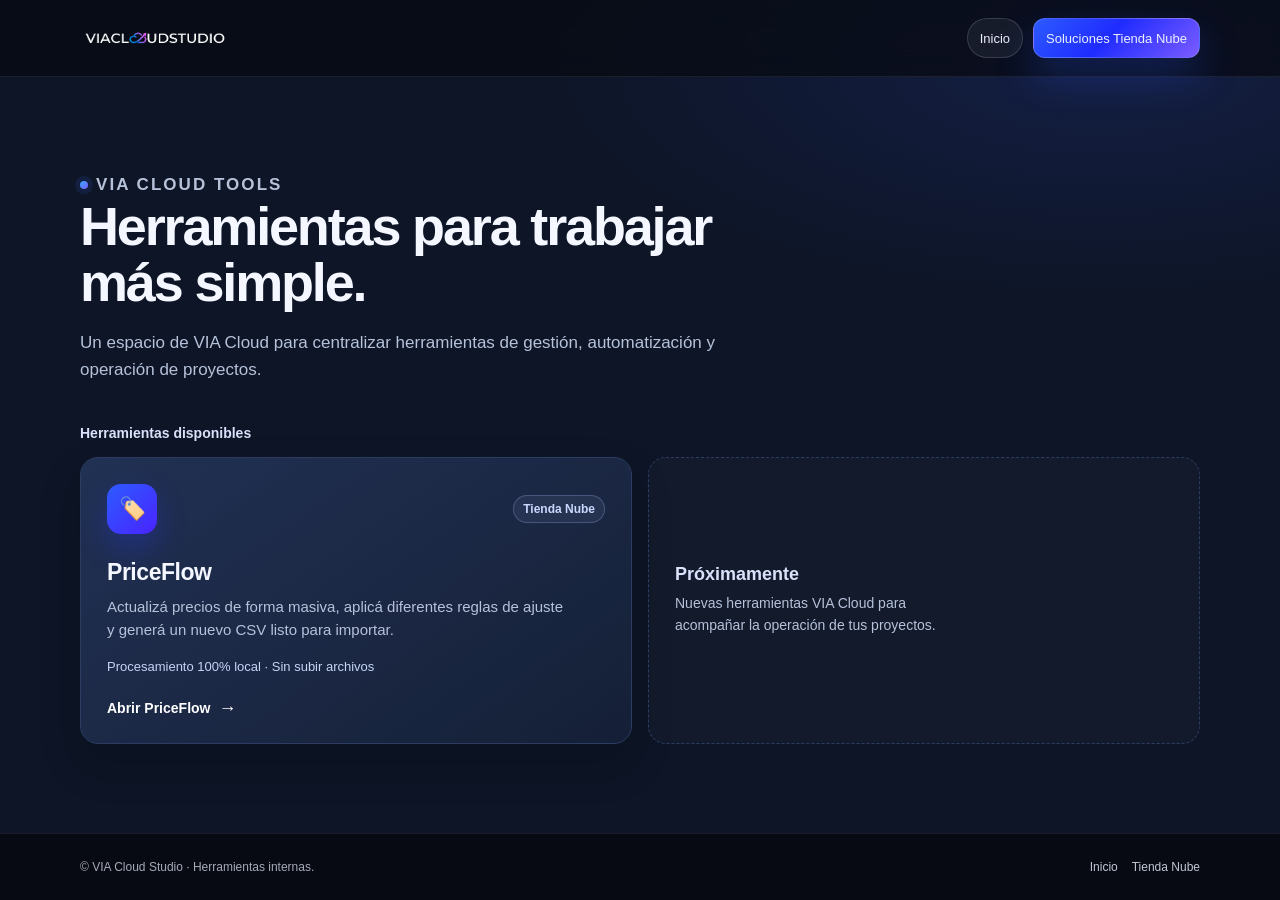
<file: herramientas/index.html>
<!DOCTYPE html>
<html lang="es">
<head>
<meta charset="UTF-8">
<meta name="viewport" content="width=device-width, initial-scale=1, viewport-fit=cover">
<meta name="description" content="VIA Cloud Tools: herramientas internas para simplificar la gestión, automatización y operación de proyectos.">
<meta name="robots" content="noindex, nofollow">
<link rel="canonical" href="https://www.viacloudstudio.com/herramientas">
<link rel="icon" href="/favicon.icon.png" sizes="any">
<link rel="apple-touch-icon" href="/favicon.icon.png">
<title>VIA Cloud Tools</title>
<style>
:root{color-scheme:dark;--ink:#0D1526;--surface:#172239;--surface-soft:#1B2944;--line:#2C3D61;--text:#F4F7FF;--muted:#B6C2DA;--blue:#2D5BFF;--violet:#7B5CFF;}
*{box-sizing:border-box}html{min-height:100%;background:var(--ink)}body{min-width:0;min-height:100vh;margin:0;display:flex;flex-direction:column;overflow-x:hidden;background:radial-gradient(70% 42% at 86% 7%,rgba(53,73,200,.18),transparent 64%),var(--ink);color:var(--text);font-family:"Plus Jakarta Sans",Inter,-apple-system,BlinkMacSystemFont,"Segoe UI",sans-serif;}
a{color:inherit;text-decoration:none}.skip-link{position:absolute;z-index:100;top:-48px;left:14px;padding:9px 12px;border-radius:8px;background:#fff;color:#0C1834;font-weight:700}.skip-link:focus{top:14px}
.topbar{position:sticky;top:0;z-index:50;background:rgba(8,10,18,.72);backdrop-filter:blur(14px);border-bottom:1px solid rgba(255,255,255,.08)}.topbar__inner,.tools-shell,.footer__inner{width:min(1120px,calc(100% - 40px));margin:0 auto}.topbar__inner{min-height:76px;padding:12px 0;display:flex;align-items:center;justify-content:space-between;gap:12px}.brand{display:flex;align-items:center;min-width:0}.brand img{display:block;width:150px;height:auto}.nav{display:flex;align-items:center;justify-content:flex-end;gap:10px;flex-wrap:wrap;font-size:13px}.nav-pill,.nav-cta{display:inline-flex;align-items:center;justify-content:center;min-height:40px;padding:10px 12px;border:1px solid rgba(255,255,255,.14);color:#EAF0FF;white-space:nowrap;transition:transform .18s ease,filter .18s ease,background .18s ease}.nav-pill{border-radius:999px;background:rgba(255,255,255,.06)}.nav-pill[aria-current="page"]{background:rgba(80,104,204,.2);border-color:rgba(157,177,255,.42)}.nav-cta{border-radius:12px;background:linear-gradient(135deg,var(--blue) 0%,#1F2CFF 45%,var(--violet) 100%);border-color:rgba(255,255,255,.18);box-shadow:0 18px 40px rgba(45,91,255,.25)}.nav-pill:hover,.nav-cta:hover{transform:translateY(-1px);filter:brightness(1.08)}.nav-pill:focus-visible,.nav-cta:focus-visible,.tool-card:focus-visible{outline:2px solid #9FB7FF;outline-offset:3px}
main{flex:1}.tools-shell{padding:76px 0 84px}.eyebrow{display:inline-flex;align-items:center;gap:8px;margin:0 0 15px;color:#B9C8FF;font-size:12px;font-weight:800;letter-spacing:.12em;text-transform:uppercase}.eyebrow::before{width:8px;height:8px;border-radius:50%;background:linear-gradient(135deg,#36A7FF,var(--violet));box-shadow:0 0 0 5px rgba(71,111,255,.12);content:""}.hero{max-width:720px;margin-bottom:42px}.hero h1{max-width:650px;margin:0;letter-spacing:-.04em;font-size:clamp(34px,5vw,54px);line-height:1.04}.hero p{max-width:650px;margin:18px 0 0;color:var(--muted);font-size:17px;line-height:1.6}.section-heading{margin:0 0 16px;font-size:14px;font-weight:800;color:#D9E2FA}.tools-grid{display:grid;grid-template-columns:repeat(2,minmax(0,1fr));gap:16px;align-items:stretch}.tool-card,.future-card{min-height:276px;border:1px solid var(--line);border-radius:18px;padding:26px;display:flex;flex-direction:column}.tool-card{background:linear-gradient(145deg,rgba(35,51,87,.92),rgba(21,32,55,.98));box-shadow:0 20px 44px rgba(0,0,0,.16);transition:transform .18s ease,border-color .18s ease,box-shadow .18s ease}.tool-card:hover{transform:translateY(-3px);border-color:#4D6CB9;box-shadow:0 24px 50px rgba(0,0,0,.24)}.tool-top{display:flex;align-items:center;justify-content:space-between;gap:12px}.tool-icon{width:50px;height:50px;display:grid;place-items:center;border-radius:14px;background:linear-gradient(135deg,var(--blue),#4A23FF);box-shadow:0 14px 30px rgba(36,61,255,.28);font-size:22px}.badge{padding:6px 9px;border:1px solid rgba(178,198,255,.24);border-radius:999px;background:rgba(177,197,255,.08);color:#CAD8FF;font-size:12px;font-weight:700}.tool-card h2{margin:25px 0 9px;font-size:23px;letter-spacing:-.02em}.tool-card p{max-width:460px;margin:0;color:var(--muted);font-size:15px;line-height:1.55}.tool-meta{margin-top:18px;color:#C6D4F6;font-size:13px}.tool-action{display:inline-flex;align-items:center;gap:8px;margin-top:auto;padding-top:25px;color:#fff;font-size:14px;font-weight:800}.tool-action::after{content:"→";font-size:18px;line-height:1}.future-card{justify-content:center;background:rgba(255,255,255,.025);border-style:dashed;color:var(--muted)}.future-card h2{margin:0 0 8px;font-size:18px;color:#D9E2FA}.future-card p{max-width:300px;margin:0;font-size:14px;line-height:1.55}
.footer{padding:26px 0;background:#070A12;color:rgba(234,240,255,.7);border-top:1px solid rgba(255,255,255,.08)}.footer__inner{display:flex;flex-wrap:wrap;align-items:center;justify-content:space-between;gap:10px;font-size:12px}.footer__links{display:inline-flex;align-items:center;justify-content:flex-end;gap:14px;flex-wrap:wrap}.footer a{color:rgba(234,240,255,.82)}.footer a:hover{text-decoration:underline;text-underline-offset:3px}
@media (max-width:720px){.topbar__inner,.tools-shell,.footer__inner{width:calc(100% - 28px)}.topbar__inner{align-items:flex-start;flex-direction:column}.nav{justify-content:flex-start}.tools-shell{padding:48px 0 56px}.hero{margin-bottom:32px}.hero p{font-size:16px}.tools-grid{grid-template-columns:1fr}.tool-card,.future-card{min-height:0}.footer__links{justify-content:flex-start}}@media (max-width:430px){.nav{gap:8px}.nav-pill,.nav-cta{min-height:38px;padding:9px 11px}.tool-card,.future-card{padding:22px}.hero h1{font-size:34px}}
</style>
</head>
<body>
<a class="skip-link" href="#tools-main">Ir a VIA Cloud Tools</a>
<header class="topbar">
  <div class="topbar__inner">
    <a class="brand" href="https://www.viacloudstudio.com/" aria-label="VIACLOUDSTUDIO (Inicio)"><img src="/assets-v2/logo-via-cloud-blanco.png" alt="VIACLOUDSTUDIO" width="1580" height="220" decoding="async"></a>
    <nav class="nav" aria-label="Navegación de VIA Cloud Tools">
      <a class="nav-pill" href="https://www.viacloudstudio.com/">Inicio</a>
      <a class="nav-cta" href="/tienda-nube">Soluciones Tienda Nube</a>
    </nav>
  </div>
</header>
<main id="tools-main">
  <div class="tools-shell">
    <section class="hero" aria-labelledby="tools-title">
      <p class="eyebrow">VIA Cloud Tools</p>
      <h1 id="tools-title">Herramientas para trabajar más simple.</h1>
      <p>Un espacio de VIA Cloud para centralizar herramientas de gestión, automatización y operación de proyectos.</p>
    </section>
    <section aria-labelledby="tools-available">
      <h2 class="section-heading" id="tools-available">Herramientas disponibles</h2>
      <div class="tools-grid">
        <a class="tool-card" href="/herramientas/priceflow/" aria-label="Abrir PriceFlow">
          <div class="tool-top"><span class="tool-icon" aria-hidden="true">🏷️</span><span class="badge">Tienda Nube</span></div>
          <h2>PriceFlow</h2>
          <p>Actualizá precios de forma masiva, aplicá diferentes reglas de ajuste y generá un nuevo CSV listo para importar.</p>
          <span class="tool-meta">Procesamiento 100% local · Sin subir archivos</span>
          <span class="tool-action">Abrir PriceFlow</span>
        </a>
        <div class="future-card">
          <h2>Próximamente</h2>
          <p>Nuevas herramientas VIA Cloud para acompañar la operación de tus proyectos.</p>
        </div>
      </div>
    </section>
  </div>
</main>
<footer class="footer"><div class="footer__inner"><span>© VIA Cloud Studio · Herramientas internas.</span><div class="footer__links"><a href="https://www.viacloudstudio.com/">Inicio</a><a href="/tienda-nube">Tienda Nube</a></div></div></footer>
</body>
</html>
</file>
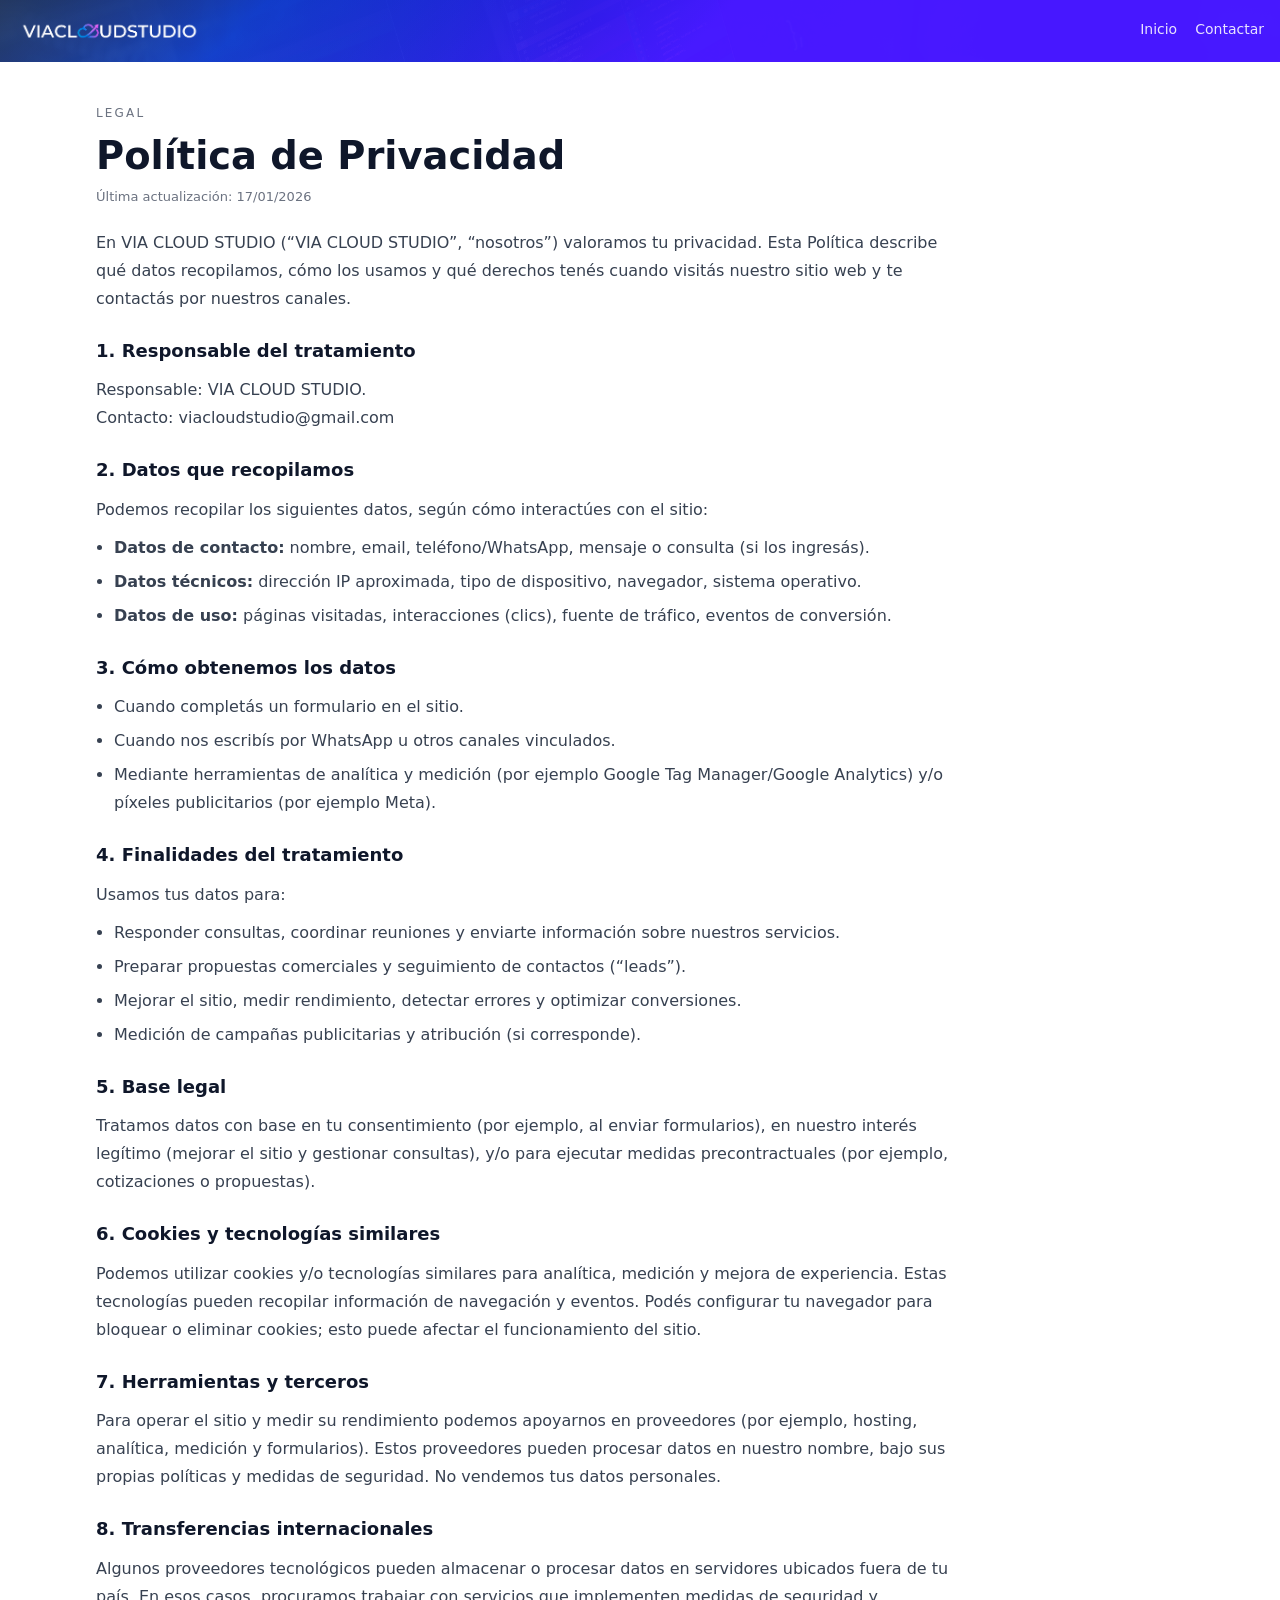
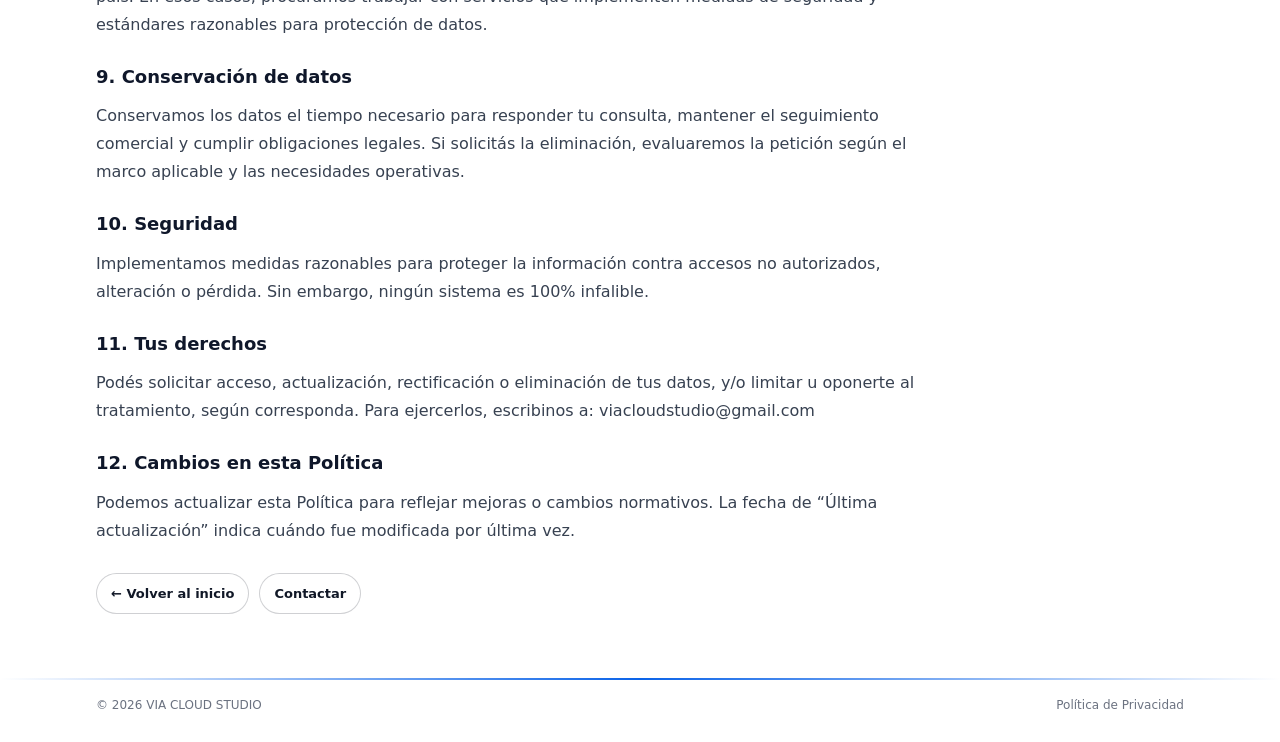
<file: politicas/index.html>
<!DOCTYPE html>
<html lang="es">
<head>
  <link rel="icon" href="/favicon.icon.png" sizes="any">
  <link rel="apple-touch-icon" href="/favicon.icon.png">

  <link rel="canonical" href="https://www.viacloudstudio.com/politicas" />

  <meta charset="UTF-8" />
  <title>Política de Privacidad | VIA CLOUD STUDIO</title>
  <meta name="viewport" content="width=device-width, initial-scale=1, viewport-fit=cover" />
  <meta name="description" content="Política de Privacidad de VIA CLOUD STUDIO." />
  <meta name="facebook-domain-verification" content="u8j1ch87vy74yb23zjmipdanqiswpn" />

<style>
  :root{
    --azul:#0056ff;
    --azul-oscuro:#030712;
    --gris:#f5f5f5;
    --texto:#111827;
    --radio:18px;
  }

  *{box-sizing:border-box;margin:0;padding:0;}

  html{ scroll-behavior:smooth; }

  body{
    font-family:system-ui,-apple-system,Segoe UI,Roboto,Helvetica,Arial,sans-serif;
    color:var(--texto);
    background:#ffffff;
    line-height:1.5;
    overflow-x:hidden; /* evita “corrimientos” en Android */
  }

  a{text-decoration:none;color:inherit;}
  img{max-width:100%;display:block;}

  .wrapper{
    max-width:1120px;
    margin:0 auto;
    padding:0 16px;
    text-align:left; /* fuerza alineación como home */
  }
  .legal-body{ 
  text-align:left; 
  }
  
  /* HEADER (legal) — limpio y sin franja rara */
header{
  background:
    radial-gradient(circle at top left, rgba(118,169,250,0.40) 0, transparent 45%),
    linear-gradient(135deg,#020617 0%, #0033c7 20%, #5b21ff 55%);
  color:#fff;
  padding:18px 0;
  position: sticky;
  top: 0;
  z-index: 10000;
  overflow: hidden; /* ✅ evita que el ::after “se derrame” y haga franja */
}

/* ✅ el overlay queda “dentro” del header (NO inset:-40%) */
header::after{
  content:"";
  position:absolute;
  inset:0;
  background:
    linear-gradient(180deg,rgba(3,7,18,0.80),rgba(3,7,18,0.60)),
    url("/bg-viacloudstudio-dev.jpg") center/cover no-repeat;
  opacity:0.35;
  mix-blend-mode:soft-light;
  pointer-events:none;
}

.header-inner{
  position:relative;
  z-index:1;
  max-width:1320px;
  margin:0 auto;
  padding:0 16px;
}

.logo-row{
  display:flex;
  align-items:center;
  justify-content:space-between;
  gap:12px;
}

.logo{ display:inline-flex; align-items:center; line-height:0; }
.logo img{ height:26px; width:auto; object-fit:contain; }

.nav{
  display:flex;
  gap:18px;
  font-size:14px;
  opacity:.92;
  align-items:center;
}

/* Mobile toggle */
.nav-toggle{
  position:absolute;width:1px;height:1px;margin:-1px;border:0;opacity:0;overflow:hidden;clip:rect(0 0 0 0);
}
.menu-toggle{
  display:none;
  width:44px;height:44px;
  align-items:center;justify-content:center;
  flex-direction:column;gap:6px;
  cursor:pointer;
  -webkit-tap-highlight-color:transparent;
  user-select:none;
  position:relative;
  z-index:10002; /* arriba */
}
.menu-toggle span{
  display:block;
  width:22px;height:2px;
  background: rgba(255,255,255,.92);
  border-radius: 2px;
  transition: transform .22s ease, opacity .2s ease;
}

/* Botón pill */
.btn-pill{
  display:inline-flex;
  align-items:center;
  justify-content:center;
  padding:10px 16px;
  border-radius:999px;
  background:#fff;
  color:#111827;
  font-weight:700;
  font-size:13px;
  border:0;
  box-shadow:0 10px 30px rgba(0,0,0,.20);
  white-space:nowrap;
}

@media (max-width: 767.98px){
  .menu-toggle{ display:inline-flex; }

  /* ✅ Menú FIXED (no lo recorta el header) */
  #site-nav.nav{
    position: fixed;
    top: calc(64px + env(safe-area-inset-top, 0px));
    left: 16px;
    right: 16px;
    padding: 14px;
    border-radius: 16px;
    background: #050b2a;
    display:flex;
    flex-direction:column;
    gap:10px;
    opacity:0;
    pointer-events:none;
    transform: translateY(-6px);
    transition: opacity .22s ease, transform .22s ease;
    box-shadow:0 18px 40px rgba(15,23,42,.35);
    z-index:10001;
  }

  .nav-toggle:checked ~ #site-nav.nav{
    opacity:1;
    pointer-events:auto;
    transform: translateY(0);
  }

  .nav a{ padding:10px 6px; }
  .nav .btn-pill{ width:100%; }

  .nav-toggle:checked + .menu-toggle span:nth-child(1){ transform: translateY(8px) rotate(45deg); }
  .nav-toggle:checked + .menu-toggle span:nth-child(2){ opacity:0; }
  .nav-toggle:checked + .menu-toggle span:nth-child(3){ transform: translateY(-8px) rotate(-45deg); }
}


  /* =========================
     MAIN LEGAL
     ========================= */
  main{
    padding:42px 0 64px;
    background:#ffffff;
    text-align:left; /* fuerza */
  }

  .legal-kicker{
    font-size:12px;
    letter-spacing:.18em;
    text-transform:uppercase;
    color:#6b7280;
    margin-bottom:12px;
    text-align:left;
  }

  .legal-title{
    font-size: clamp(28px, 3vw, 42px);
    line-height:1.12;
    margin-bottom:10px;
    color:#0f172a;
    text-align:left;
  }

  .legal-updated{
    color:#6b7280;
    font-size:13px;
    margin-bottom:22px;
    text-align:left;
  }

  .legal-body{
    max-width:85ch;
    line-height:1.75;
    color:#111827;
    text-align:left;
  }

  .legal-body h2{
    margin:22px 0 8px;
    font-size:18px;
    color:#0f172a;
  }

  .legal-body p{ margin:10px 0; color:#374151; }
  .legal-body ul{ margin:10px 0 10px 18px; color:#374151; }
  .legal-body li{ margin:6px 0; }

  .legal-actions{
    margin-top:28px;
    display:flex;
    gap:10px;
    flex-wrap:wrap;
  }

  .btn-outline{
    display:inline-flex;
    align-items:center;
    justify-content:center;
    padding:10px 14px;
    border-radius:999px;
    border:1px solid rgba(17,24,39,.20);
    color:#111827;
    font-weight:700;
    font-size:13px;
    background:#fff;
  }

  /* =========================
     FOOTER SIMPLE
     ========================= */
  .footer-divider{
    width:100%;
    height:2px;
    background: linear-gradient(to right, rgba(14,165,233,0), #0b63e8, rgba(14,165,233,0));
  }

  .footer{
    background:#fff;
    padding:16px 0 28px;
    color:#6b7280;
    font-size:12px;
  }

  .footer .row{
    display:flex;
    justify-content:space-between;
    gap:12px;
    flex-wrap:wrap;
  }

  /* ===== NAV LINKS (desktop) ===== */
.nav a{
  position:relative;
  padding-bottom:4px;
  color:#fff;
  opacity:.95;
}

/* subrayado “dibujado” SOLO desktop */
.nav a::after{
  content:"";
  position:absolute;
  left:0;
  bottom:0;
  width:0;
  height:2px;
  background:#ffffff;
  transition:width .22s ease;
}
.nav a:hover::after{ width:100%; }

/* ===== MOBILE MENU: alineado a la izquierda ===== */
@media (max-width: 767.98px){
  #site-nav.nav{
    align-items:flex-start;   /* ✅ clave: deja de centrar los items */
  }

  #site-nav.nav a{
    width:100%;               /* ocupa todo el ancho */
    text-align:left;          /* texto a la izquierda */
    padding:10px 6px;
  }

  /* en mobile, sin subrayado animado */
  #site-nav.nav a::after{
    content:none;
  }
}

</style>



  <!-- Google Tag Manager -->
  <script>(function(w,d,s,l,i){w[l]=w[l]||[];w[l].push({'gtm.start':
  new Date().getTime(),event:'gtm.js'});var f=d.getElementsByTagName(s)[0],
  j=d.createElement(s),dl=l!='dataLayer'?'&l='+l:'';j.async=true;j.src=
  'https://www.googletagmanager.com/gtm.js?id='+i+dl;f.parentNode.insertBefore(j,f);
  })(window,document,'script','dataLayer','GTM-PK8M6BPF');</script>
  <!-- End Google Tag Manager -->
</head>

<body>
  <!-- Google Tag Manager (noscript) -->
  <noscript><iframe src="https://www.googletagmanager.com/ns.html?id=GTM-PK8M6BPF"
  height="0" width="0" style="display:none;visibility:hidden"></iframe></noscript>
  <!-- End Google Tag Manager (noscript) -->

  <header class="site-header">
    <div class="header-inner">
      <div class="logo-row">
        <a class="logo" href="/" aria-label="VIACLOUDSTUDIO (Inicio)">
          <img src="/vclouds-logo.png" alt="VIACLOUDSTUDIO" decoding="async" loading="eager">
        </a>

        <input id="nav-toggle" class="nav-toggle" type="checkbox" aria-hidden="true">
        <label for="nav-toggle" class="menu-toggle" aria-label="Abrir menú" aria-controls="site-nav">
          <span></span><span></span><span></span>
        </label>

        <nav id="site-nav" class="nav" aria-label="Navegación">
          <a href="/">Inicio</a>
          <a href="/#contacto">Contactar</a>
          </nav>
      </div>
    </div>
  </header>

  <main>
    <div class="wrapper">
      <div class="legal-kicker">LEGAL</div>
      <h1 class="legal-title">Política de Privacidad</h1>
      <div class="legal-updated">Última actualización: 17/01/2026</div>

      <div class="legal-body">
        <p>
          En VIA CLOUD STUDIO (“VIA CLOUD STUDIO”, “nosotros”) valoramos tu privacidad.
          Esta Política describe qué datos recopilamos, cómo los usamos y qué derechos tenés
          cuando visitás nuestro sitio web y te contactás por nuestros canales.
        </p>

        <h2>1. Responsable del tratamiento</h2>
        <p>
          Responsable: VIA CLOUD STUDIO.<br>
          Contacto: <a href="mailto:viacloudstudio@gmail.com">viacloudstudio@gmail.com</a>
        </p>

        <h2>2. Datos que recopilamos</h2>
        <p>Podemos recopilar los siguientes datos, según cómo interactúes con el sitio:</p>
        <ul>
          <li><strong>Datos de contacto:</strong> nombre, email, teléfono/WhatsApp, mensaje o consulta (si los ingresás).</li>
          <li><strong>Datos técnicos:</strong> dirección IP aproximada, tipo de dispositivo, navegador, sistema operativo.</li>
          <li><strong>Datos de uso:</strong> páginas visitadas, interacciones (clics), fuente de tráfico, eventos de conversión.</li>
        </ul>

        <h2>3. Cómo obtenemos los datos</h2>
        <ul>
          <li>Cuando completás un formulario en el sitio.</li>
          <li>Cuando nos escribís por WhatsApp u otros canales vinculados.</li>
          <li>Mediante herramientas de analítica y medición (por ejemplo Google Tag Manager/Google Analytics) y/o píxeles publicitarios (por ejemplo Meta).</li>
        </ul>

        <h2>4. Finalidades del tratamiento</h2>
        <p>Usamos tus datos para:</p>
        <ul>
          <li>Responder consultas, coordinar reuniones y enviarte información sobre nuestros servicios.</li>
          <li>Preparar propuestas comerciales y seguimiento de contactos (“leads”).</li>
          <li>Mejorar el sitio, medir rendimiento, detectar errores y optimizar conversiones.</li>
          <li>Medición de campañas publicitarias y atribución (si corresponde).</li>
        </ul>

        <h2>5. Base legal</h2>
        <p>
          Tratamos datos con base en tu consentimiento (por ejemplo, al enviar formularios),
          en nuestro interés legítimo (mejorar el sitio y gestionar consultas), y/o para
          ejecutar medidas precontractuales (por ejemplo, cotizaciones o propuestas).
        </p>

        <h2>6. Cookies y tecnologías similares</h2>
        <p>
          Podemos utilizar cookies y/o tecnologías similares para analítica, medición y mejora
          de experiencia. Estas tecnologías pueden recopilar información de navegación y eventos.
          Podés configurar tu navegador para bloquear o eliminar cookies; esto puede afectar el funcionamiento del sitio.
        </p>

        <h2>7. Herramientas y terceros</h2>
        <p>
          Para operar el sitio y medir su rendimiento podemos apoyarnos en proveedores (por ejemplo, hosting,
          analítica, medición y formularios). Estos proveedores pueden procesar datos en nuestro nombre, bajo sus
          propias políticas y medidas de seguridad. No vendemos tus datos personales.
        </p>

        <h2>8. Transferencias internacionales</h2>
        <p>
          Algunos proveedores tecnológicos pueden almacenar o procesar datos en servidores ubicados fuera de tu país.
          En esos casos, procuramos trabajar con servicios que implementen medidas de seguridad y estándares razonables
          para protección de datos.
        </p>

        <h2>9. Conservación de datos</h2>
        <p>
          Conservamos los datos el tiempo necesario para responder tu consulta, mantener el seguimiento comercial
          y cumplir obligaciones legales. Si solicitás la eliminación, evaluaremos la petición según el marco aplicable
          y las necesidades operativas.
        </p>

        <h2>10. Seguridad</h2>
        <p>
          Implementamos medidas razonables para proteger la información contra accesos no autorizados, alteración o pérdida.
          Sin embargo, ningún sistema es 100% infalible.
        </p>

        <h2>11. Tus derechos</h2>
        <p>
          Podés solicitar acceso, actualización, rectificación o eliminación de tus datos, y/o limitar u oponerte al tratamiento,
          según corresponda. Para ejercerlos, escribinos a:
          <a href="mailto:viacloudstudio@gmail.com">viacloudstudio@gmail.com</a>
        </p>

        <h2>12. Cambios en esta Política</h2>
        <p>
          Podemos actualizar esta Política para reflejar mejoras o cambios normativos. La fecha de “Última actualización”
          indica cuándo fue modificada por última vez.
        </p>
      </div>

      <div class="legal-actions">
        <a class="btn-outline" href="/">← Volver al inicio</a>
        <a class="btn-outline" href="/#contacto">Contactar</a>
      </div>
    </div>
  </main>

  <div class="footer-divider"></div>
  <footer class="footer">
    <div class="wrapper">
      <div class="row">
        <span>© 2026 VIA CLOUD STUDIO</span>
        <span><a href="/privacy.html">Política de Privacidad</a></span>
      </div>
    </div>
  </footer>

  <script>
    // Cierra menú mobile al clickear un link
    document.addEventListener("DOMContentLoaded", () => {
      const chk = document.getElementById("nav-toggle");
      const nav = document.getElementById("site-nav");
      if (!chk || !nav) return;
      nav.querySelectorAll("a").forEach(a => a.addEventListener("click", () => { chk.checked = false; }));
    });
  </script>

<script>
(() => {
  const cleanPath = () => {
    let p = location.pathname;
    if (p.length > 1 && p.endsWith('/')) p = p.slice(0, -1);
    return p;
  };

  // 1) Quitar slash final apenas carga (ej: /politicas/ -> /politicas)
  const normalizeTrailingSlash = () => {
    const p = cleanPath();
    if (p !== location.pathname) {
      history.replaceState(null, '', p + location.search + location.hash);
    }
  };

  // 2) Si entran con hash (ej: /landing#contacto), scroll y luego limpiar hash
  const normalizeHashOnLoad = () => {
    if (!location.hash) return;

    const id = decodeURIComponent(location.hash.slice(1));
    const el = document.getElementById(id);
    if (!el) return;

    // dejamos que el browser haga su scroll primero y luego limpiamos URL
    setTimeout(() => {
      el.scrollIntoView({ behavior: 'smooth', block: 'start' });

      // limpia SOLO el hash (y también el slash final si existe)
      setTimeout(() => {
        history.replaceState(null, '', cleanPath() + location.search);
      }, 450);
    }, 0);
  };

  // 3) Capturar clicks a hashes (todos los botones/links internos)
  const interceptHashClicks = () => {
    document.addEventListener('click', (e) => {
      const a = e.target.closest('a[href]');
      if (!a) return;

      const href = a.getAttribute('href');
      if (!href) return;

      // Solo hashes del mismo documento: "#contacto", "#incluye", etc.
      if (!href.startsWith('#')) return;

      const id = decodeURIComponent(href.slice(1));
      const el = document.getElementById(id);
      if (!el) return;

      e.preventDefault();
      el.scrollIntoView({ behavior: 'smooth', block: 'start' });

      // Después del scroll, limpiamos la URL para que al refresh no vuelva a bajar
      setTimeout(() => {
        history.replaceState(null, '', cleanPath() + location.search);
      }, 450);
    }, { capture: true });
  };

  normalizeTrailingSlash();
  normalizeHashOnLoad();
  interceptHashClicks();
})();
</script>

  
</body>
</html>
</file>
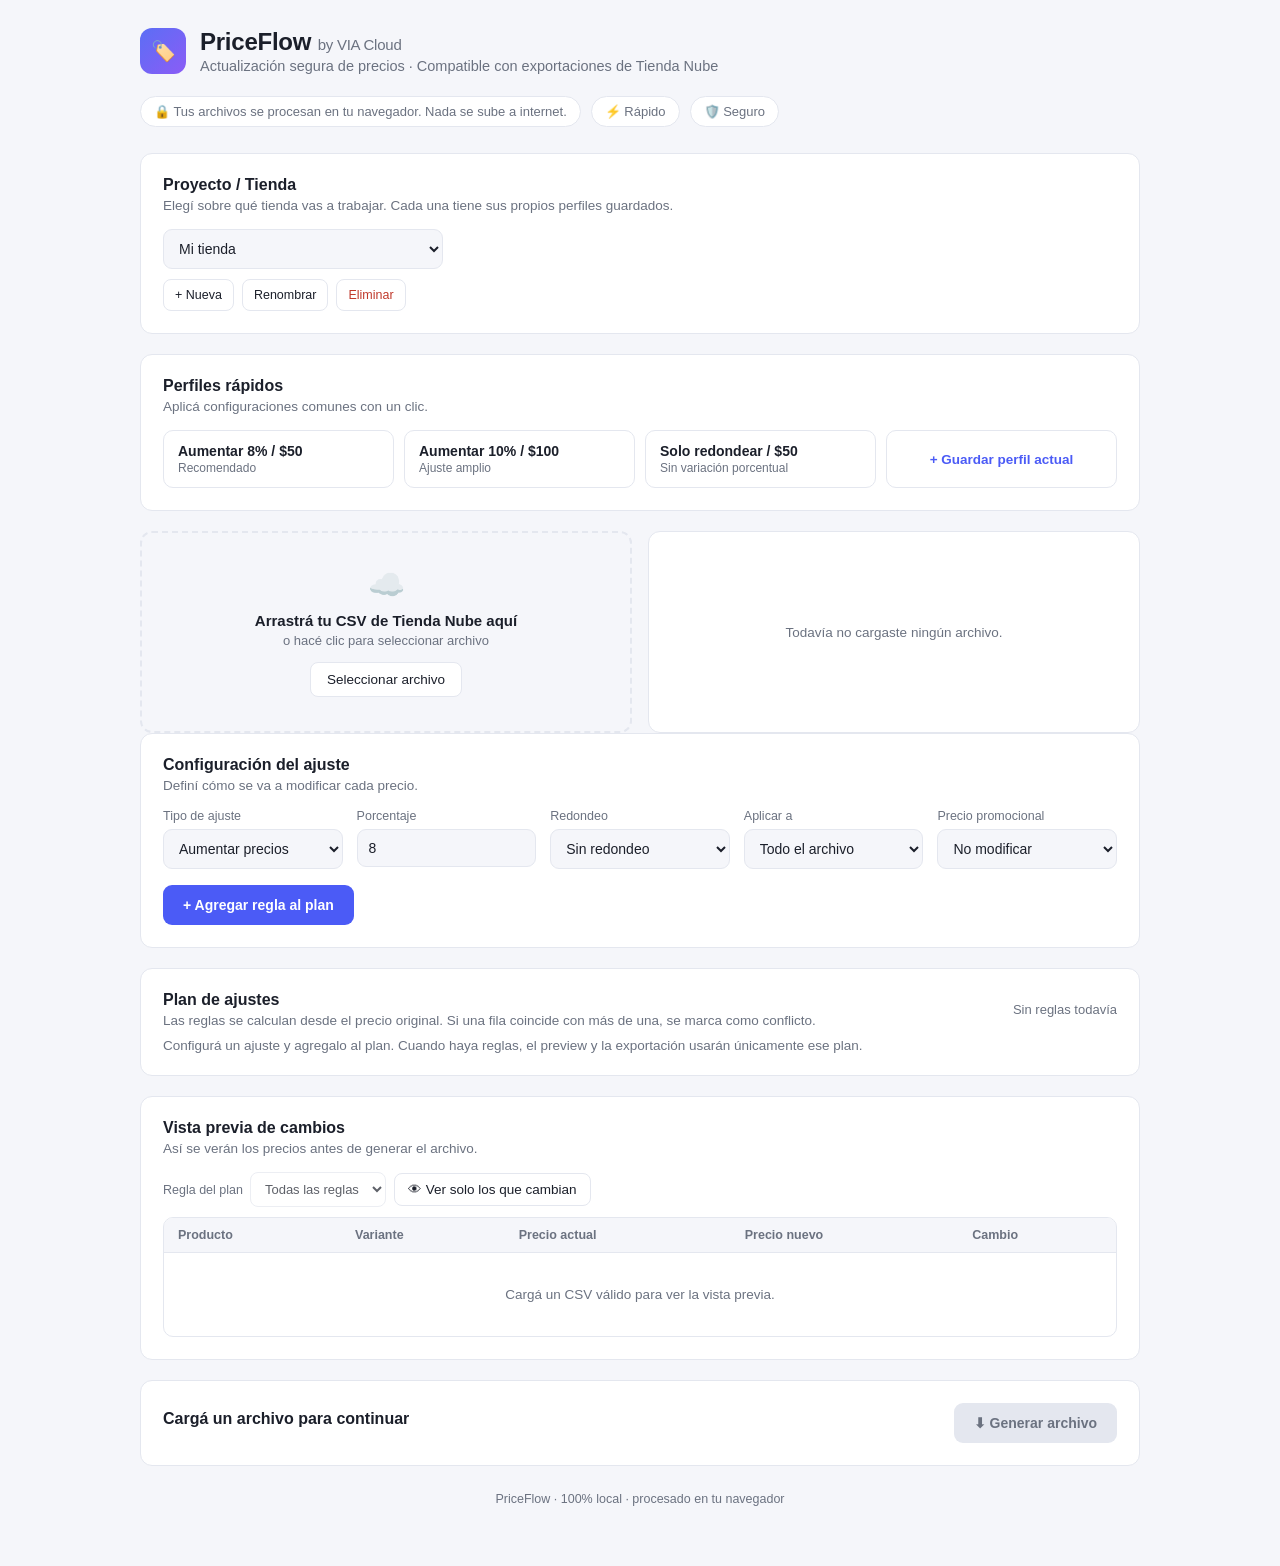
<file: priceflow/index.html>
<!DOCTYPE html>
<html lang="es">
<head>
<meta charset="UTF-8">
<meta name="viewport" content="width=device-width, initial-scale=1, viewport-fit=cover">
<title>PriceFlow — Tienda Nube</title>
<style>
:root{
  --bg:#F5F6FA; --card:#FFFFFF; --border:#E4E7EF; --text:#1B1F2A; --sub:#6B7280;
  --primary:#4B5BF6; --primary-dark:#3A47D6; --grad1:#5B6EF5; --grad2:#8B5CF6;
  --ok-bg:#EAF8EF; --ok-text:#1F8A4C; --ok-border:#BFEBD1;
  --warn-bg:#FFF6E5; --warn-text:#9A6B00; --warn-border:#FCE3A3;
  --err-bg:#FDECEC; --err-text:#C0392B; --err-border:#F6C6C2;
  --radius:12px;
}
:root:not([data-theme="light"]){}
@media (prefers-color-scheme: dark){
  :root:not([data-theme="light"]){
    --bg:#14161F; --card:#1C1F2B; --border:#2A2E3D; --text:#EDEEF3; --sub:#9498A8;
    --ok-bg:#123322; --warn-bg:#332A0F; --err-bg:#3A1B1B;
  }
}
:root[data-theme="dark"]{
  --bg:#14161F; --card:#1C1F2B; --border:#2A2E3D; --text:#EDEEF3; --sub:#9498A8;
  --ok-bg:#123322; --warn-bg:#332A0F; --err-bg:#3A1B1B;
}
*{box-sizing:border-box;}
[hidden]{display:none !important;}
html,body{height:100%;}
body{
  margin:0; background:var(--bg); color:var(--text);
  font-family:'Inter',-apple-system,BlinkMacSystemFont,'Segoe UI',sans-serif;
  padding-top:env(safe-area-inset-top,0px); padding-bottom:env(safe-area-inset-bottom,0px);
}
.wrap{max-width:1040px; margin:0 auto; padding:28px 20px 60px;}
.header{display:flex; align-items:center; gap:14px; margin-bottom:22px;}
.logo{width:46px; height:46px; border-radius:12px; background:linear-gradient(135deg,var(--grad1),var(--grad2)); display:flex; align-items:center; justify-content:center; font-size:20px; flex-shrink:0;}
.title h1{font-size:24px; margin:0; letter-spacing:-0.01em;}
.title p{margin:2px 0 0; color:var(--sub); font-size:14.5px;}
.badge-row{display:flex; gap:10px; margin:14px 0 26px; flex-wrap:wrap;}
.pill{display:flex; align-items:center; gap:7px; background:var(--card); border:1px solid var(--border); border-radius:999px; padding:7px 13px; font-size:13px; color:var(--sub);}
.card{background:var(--card); border:1px solid var(--border); border-radius:var(--radius); padding:22px; margin-bottom:20px;}
.card h2{font-size:16px; margin:0 0 4px;}
.card .hint{color:var(--sub); font-size:13.5px; margin:0 0 16px;}
.profiles{display:grid; grid-template-columns:repeat(auto-fit,minmax(150px,1fr)); gap:10px;}
.profile-btn{border:1px solid var(--border); background:var(--card); border-radius:10px; padding:12px 14px; text-align:left; cursor:pointer; font-family:inherit; color:var(--text); transition:border-color .15s, background .15s;}
.profile-btn:hover{border-color:var(--primary);}
.profile-btn.active{border-color:var(--primary); background:color-mix(in srgb, var(--primary) 8%, var(--card));}
.profile-btn .pb-title{font-weight:600; font-size:14px; display:flex; align-items:center; gap:6px;}
.profile-btn .pb-sub{font-size:12px; color:var(--sub); margin-top:2px;}
.profile-btn.add{display:flex; align-items:center; justify-content:center; color:var(--primary); font-weight:600; font-size:13.5px;}

.drop-grid{display:grid; grid-template-columns:1fr 1fr; gap:16px;}
@media (max-width:680px){.drop-grid{grid-template-columns:1fr;}}
.dropzone{border:2px dashed var(--border); border-radius:var(--radius); display:flex; flex-direction:column; align-items:center; justify-content:center; text-align:center; padding:34px 16px; cursor:pointer; transition:border-color .15s, background .15s; min-height:190px;}
.dropzone.drag{border-color:var(--primary); background:color-mix(in srgb, var(--primary) 6%, var(--card));}
.dropzone .icon{font-size:30px; margin-bottom:10px;}
.dropzone strong{font-size:15px;}
.dropzone span{color:var(--sub); font-size:13px; margin-top:4px;}
.dropzone button{margin-top:14px; background:var(--card); border:1px solid var(--border); border-radius:8px; padding:9px 16px; font-size:13.5px; cursor:pointer; color:var(--text); font-family:inherit;}
input[type=file]{display:none;}

.file-info{border-radius:var(--radius); background:var(--ok-bg); border:1px solid var(--ok-border); padding:18px; display:none;}
.file-info.show{display:block;}
.file-info .fi-head{display:flex; align-items:center; gap:10px; margin-bottom:12px;}
.file-info .fi-name{font-weight:600; font-size:14.5px;}
.file-info .fi-status{color:var(--ok-text); font-size:12.5px;}
.file-info dl{display:grid; grid-template-columns:auto 1fr; gap:6px 10px; margin:0; font-size:13.5px;}
.file-info dt{color:var(--sub);}
.file-info dd{margin:0; font-weight:600;}
.empty-fileinfo{color:var(--sub); font-size:13.5px; display:flex; align-items:center; justify-content:center; min-height:190px; height:100%; text-align:center;}

.config-grid{display:grid; grid-template-columns:repeat(5,1fr); gap:14px;}
@media (max-width:900px){.config-grid{grid-template-columns:repeat(2,1fr);}}
@media (max-width:520px){.config-grid{grid-template-columns:1fr;}}
.field label{display:block; font-size:12.5px; color:var(--sub); margin-bottom:6px;}
.field select, .field input[type=number]{width:100%; border:1px solid var(--border); border-radius:9px; padding:10px 11px; font-size:14px; background:var(--bg); color:var(--text); font-family:inherit;}
.field select:disabled, .field input:disabled{opacity:.6; cursor:not-allowed;}
.field-actions{display:flex; gap:8px; flex-wrap:wrap; margin-top:10px;}
.small-btn{background:var(--card); color:var(--text); border:1px solid var(--border); border-radius:8px; padding:8px 11px; font-size:12.5px; cursor:pointer; font-family:inherit;}
.small-btn.danger{color:var(--err-text);}
.file-info.error{background:var(--err-bg); border-color:var(--err-border);}
.file-info.error .fi-status{color:var(--err-text);}
.preview-note{display:block; color:var(--sub); font-size:11.5px; margin-top:3px;}
.preview-note.rounding-warning{color:var(--warn-text);}

.summary-row{display:flex; gap:10px; flex-wrap:wrap; margin-bottom:14px;}
.stat{border-radius:9px; padding:8px 14px; font-size:13.5px; font-weight:600; display:flex; align-items:center; gap:7px;}
.stat.ok{background:var(--ok-bg); color:var(--ok-text); border:1px solid var(--ok-border);}
.stat.warn{background:var(--warn-bg); color:var(--warn-text); border:1px solid var(--warn-border);}
.stat.err{background:var(--err-bg); color:var(--err-text); border:1px solid var(--err-border);}
.toolbar{display:flex; align-items:center; justify-content:space-between; margin-bottom:10px; flex-wrap:wrap; gap:10px;}
.toggle-btn{border:1px solid var(--border); background:var(--card); color:var(--text); border-radius:8px; padding:8px 13px; font-size:13.5px; cursor:pointer; font-family:inherit;}
.toggle-btn.active{border-color:var(--primary); color:var(--primary);}
.preview-filter-group{display:flex; align-items:center; gap:8px; flex-wrap:wrap;}
.preview-rule-filter{display:flex; align-items:center; gap:7px; color:var(--sub); font-size:12.5px;}
.preview-rule-filter select{max-width:350px; border:1px solid var(--border); border-radius:8px; padding:8px 10px; font-size:13px; background:var(--card); color:var(--text); font-family:inherit;}
@media (max-width:520px){.preview-rule-filter{width:100%; align-items:stretch; flex-direction:column;}.preview-rule-filter select{max-width:none; width:100%;}}

.cat-field{margin-top:14px;}
.cat-field label{display:block; font-size:12.5px; color:var(--sub); margin-bottom:6px;}
.cat-picker{max-height:150px; overflow-y:auto; border:1px solid var(--border); border-radius:9px; padding:10px; display:flex; flex-wrap:wrap; gap:8px; background:var(--bg);}
.cat-picker .empty{color:var(--sub); font-size:13px;}
.cat-chip{display:flex; align-items:center; gap:6px; font-size:13px; border:1px solid var(--border); border-radius:999px; padding:5px 12px 5px 10px; cursor:pointer; background:var(--card); user-select:none;}
.cat-chip.active{border-color:var(--primary); color:var(--primary); background:color-mix(in srgb, var(--primary) 8%, var(--card));}
.cat-actions{display:flex; gap:10px; margin-top:8px;}
.cat-actions button{background:none; border:none; color:var(--primary); font-size:12.5px; cursor:pointer; padding:0; font-family:inherit;}
.plan-builder-actions{display:flex; gap:10px; flex-wrap:wrap; align-items:center; margin-top:16px;}
.plan-message{margin:10px 0 0; color:var(--sub); font-size:13px;}
.plan-message.error{color:var(--err-text);}
.plan-list{display:grid; gap:10px;}
.plan-empty{margin:0; color:var(--sub); font-size:13.5px;}
.plan-rule{display:flex; align-items:center; justify-content:space-between; gap:14px; border:1px solid var(--border); border-radius:10px; padding:12px 14px; background:var(--bg); flex-wrap:wrap;}
.plan-rule-title{font-weight:600; font-size:14px;}
.plan-rule-meta{color:var(--sub); font-size:12.5px; margin-top:3px; line-height:1.45;}
.plan-rule-actions{display:flex; gap:8px; flex-wrap:wrap;}

.table-wrap{max-height:580px; overflow-x:auto; overflow-y:auto; border:1px solid var(--border); border-radius:10px;}
table{width:100%; border-collapse:collapse; font-size:13.5px; min-width:560px;}
th{position:sticky; top:0; z-index:1; text-align:left; padding:10px 14px; color:var(--sub); font-weight:600; font-size:12.5px; border-bottom:1px solid var(--border); background:var(--bg); box-shadow:0 1px 0 var(--border);}
td{padding:10px 14px; border-bottom:1px solid var(--border);}
tr:last-child td{border-bottom:none;}
.new-price{color:var(--primary); font-weight:600;}
.delta.up{color:var(--ok-text);}
.delta.down{color:var(--err-text);}
.placeholder-row td{text-align:center; color:var(--sub); padding:34px;}
@media (max-width:680px){.table-wrap{max-height:min(60dvh,480px);}}

.footer-card{display:flex; align-items:center; justify-content:space-between; gap:20px; flex-wrap:wrap;}
.footer-card ul{margin:8px 0 0; padding-left:18px; color:var(--sub); font-size:13.5px; line-height:1.7;}
.footer-card h2{margin:0 0 2px;}
.actions{display:flex; gap:10px; flex-wrap:wrap;}
.btn{border:none; border-radius:9px; padding:12px 20px; font-size:14px; font-weight:600; cursor:pointer; font-family:inherit; display:flex; align-items:center; gap:8px;}
.btn-primary{background:var(--primary); color:#fff;}
.btn-primary:hover{background:var(--primary-dark);}
.btn-primary:disabled{background:var(--border); color:var(--sub); cursor:not-allowed;}
.btn-ghost{background:var(--card); color:var(--text); border:1px solid var(--border);}
.page-footer{text-align:center; color:var(--sub); font-size:12.5px; margin-top:26px;}
</style>
</head>
<body>
<div class="wrap">

  <div class="header">
    <div class="logo">🏷️</div>
    <div class="title">
      <h1>PriceFlow <span style="font-weight:500; color:var(--sub); font-size:15px;">by VIA Cloud</span></h1>
      <p>Actualización segura de precios · Compatible con exportaciones de Tienda Nube</p>
    </div>
  </div>

  <div class="badge-row">
    <div class="pill">🔒 Tus archivos se procesan en tu navegador. Nada se sube a internet.</div>
    <div class="pill">⚡ Rápido</div>
    <div class="pill">🛡️ Seguro</div>
  </div>

  <div class="card">
    <h2>Proyecto / Tienda</h2>
    <p class="hint">Elegí sobre qué tienda vas a trabajar. Cada una tiene sus propios perfiles guardados.</p>
    <div class="field" style="max-width:280px;">
      <select id="storeSelect" aria-label="Proyecto o tienda"></select>
      <div class="field-actions">
        <button type="button" class="small-btn" id="addStoreBtn">+ Nueva</button>
        <button type="button" class="small-btn" id="renameStoreBtn">Renombrar</button>
        <button type="button" class="small-btn danger" id="deleteStoreBtn">Eliminar</button>
      </div>
    </div>
  </div>

  <div class="card">
    <h2>Perfiles rápidos</h2>
    <p class="hint">Aplicá configuraciones comunes con un clic.</p>
    <div class="profiles" id="profiles"></div>
    <div id="addProfileForm" style="display:none; margin-top:12px; gap:8px; flex-wrap:wrap; align-items:center;">
      <input type="text" id="newProfileName" placeholder="Nombre del perfil (ej: Syrcop +6% / terminación 99)" style="flex:1; min-width:220px; border:1px solid var(--border); border-radius:9px; padding:10px 11px; font-size:14px; background:var(--bg); color:var(--text); font-family:inherit;">
      <button type="button" id="saveProfileBtn" class="btn btn-primary" style="padding:9px 16px; font-size:13.5px;">Guardar</button>
      <button type="button" id="cancelProfileBtn" class="btn btn-ghost" style="padding:9px 16px; font-size:13.5px;">Cancelar</button>
    </div>
  </div>

  <div class="drop-grid">
    <div class="dropzone" id="dropzone">
      <div class="icon">☁️</div>
      <strong>Arrastrá tu CSV de Tienda Nube aquí</strong>
      <span>o hacé clic para seleccionar archivo</span>
      <button type="button" id="selectBtn">Seleccionar archivo</button>
      <input type="file" id="fileInput" accept=".csv">
    </div>
    <div class="card" style="margin:0; padding:0; overflow:hidden;">
      <div class="file-info" id="fileInfo" style="height:100%; border-radius:12px;">
        <div class="fi-head">
          <span>📄</span>
          <div>
            <div class="fi-name" id="fiName"></div>
            <div class="fi-status" id="fiStatus">Estado inactivo</div>
          </div>
        </div>
        <dl>
          <dt>Productos:</dt><dd id="fiProducts">—</dd>
          <dt>Variantes:</dt><dd id="fiVariants">—</dd>
          <dt>Filas procesables:</dt><dd id="fiRows">—</dd>
          <dt>Columna de precio:</dt><dd id="fiCol">—</dd>
          <dt>Precio promocional:</dt><dd id="fiPromoCol">—</dd>
          <dt>Marca:</dt><dd id="fiBrandCol">—</dd>
          <dt>Delimitador:</dt><dd id="fiDelimiter">—</dd>
          <dt>Tamaño:</dt><dd id="fiSize">—</dd>
          <dt>Estado:</dt><dd id="fiState">—</dd>
        </dl>
        <div style="margin-top:14px; display:grid; gap:10px;">
          <div class="field" style="margin:0;">
            <label style="margin-bottom:4px;">Columna de precio</label>
            <select id="colPriceOverride"></select>
          </div>
          <div class="field" style="margin:0;">
            <label style="margin-bottom:4px;">Columna de categoría</label>
            <select id="colCategoryOverride"></select>
          </div>
        </div>
      </div>
      <div class="empty-fileinfo" id="emptyFileInfo">Todavía no cargaste ningún archivo.</div>
    </div>
  </div>

  <div class="card">
    <h2>Configuración del ajuste</h2>
    <p class="hint">Definí cómo se va a modificar cada precio.</p>
    <div class="config-grid">
      <div class="field">
        <label>Tipo de ajuste</label>
        <select id="cfgType">
          <option value="increase">Aumentar precios</option>
          <option value="decrease">Disminuir precios</option>
          <option value="round-only">Solo redondear</option>
        </select>
      </div>
      <div class="field">
        <label>Porcentaje</label>
        <input type="number" id="cfgPercent" value="8" min="0" step="0.5">
      </div>
      <div class="field">
        <label>Redondeo</label>
        <select id="cfgRound">
          <option value="0">Sin redondeo</option>
          <option value="10">Múltiplo de $10</option>
          <option value="50">Múltiplo de 50</option>
          <option value="90">Terminación en 90</option>
          <option value="99">Terminación en 99</option>
          <option value="100">Múltiplo de 100</option>
          <option value="custom">Múltiplo personalizado</option>
        </select>
      </div>
      <div class="field" id="customRoundField" hidden>
        <label for="cfgCustomRound">Múltiplo personalizado</label>
        <input type="number" id="cfgCustomRound" min="1" step="1" inputmode="numeric" placeholder="Ej.: 25">
      </div>
      <div class="field">
        <label>Aplicar a</label>
        <select id="cfgScope">
          <option value="all">Todo el archivo</option>
          <option value="categories">Categorías específicas</option>
          <option value="brand">Marca</option>
          <option value="text">Filtrar por texto</option>
        </select>
      </div>
      <div class="field">
        <label>Precio promocional</label>
        <select id="cfgPromo">
          <option value="keep">No modificar</option>
          <option value="same">Aplicar mismo %</option>
          <option value="remove">Eliminar</option>
        </select>
      </div>
      <div class="field" id="roundCriteriaField">
        <label>Criterio de redondeo</label>
        <select id="cfgRoundCriteria" title="Garantizar % mínimo: nunca aplica menos del % pedido, aunque en productos baratos el salto pueda ser grande. Al más cercano: resultado más parejo, pero a veces queda un poco por debajo del % pedido.">
          <option value="guarantee">Garantizar % mínimo</option>
          <option value="nearest">Al más cercano</option>
        </select>
      </div>
    </div>
    <div class="cat-field" id="categoryPickerWrap" style="display:none;">
      <label id="catLabel">Categorías a incluir</label>
      <div class="field" style="max-width:260px; margin-bottom:8px;">
        <select id="cfgCategoryLevel" aria-label="Nivel de categoría">
          <option value="main">Categoría principal</option>
          <option value="path">Ruta completa</option>
        </select>
      </div>
      <div class="cat-picker" id="catPicker"><span class="empty">Cargá un archivo para ver las categorías detectadas.</span></div>
      <div class="cat-actions">
        <button type="button" id="catSelectAll">Seleccionar todas</button>
        <button type="button" id="catSelectNone">Ninguna</button>
      </div>
    </div>
    <div class="cat-field" id="textFilterWrap" style="display:none;">
      <label>Aplicar solo a productos cuyo nombre contenga</label>
      <input type="text" id="textFilterInput" placeholder="ej: Zafiros" style="width:100%; border:1px solid var(--border); border-radius:9px; padding:10px 11px; font-size:14px; background:var(--bg); color:var(--text); font-family:inherit;">
    </div>
    <div class="cat-field" id="brandPickerWrap" style="display:none;">
      <label for="brandSelect">Marca a incluir</label>
      <select id="brandSelect" style="width:100%; border:1px solid var(--border); border-radius:9px; padding:10px 11px; font-size:14px; background:var(--bg); color:var(--text); font-family:inherit;"></select>
    </div>
    <div class="plan-builder-actions">
      <button type="button" class="btn btn-primary" id="addRuleBtn">+ Agregar regla al plan</button>
      <button type="button" class="btn btn-ghost" id="cancelEditRuleBtn" hidden>Cancelar edición</button>
    </div>
    <p class="plan-message" id="planEditorMessage" hidden></p>
  </div>

  <div class="card">
    <div class="toolbar">
      <div>
        <h2>Plan de ajustes</h2>
        <p class="hint" style="margin-bottom:0;">Las reglas se calculan desde el precio original. Si una fila coincide con más de una, se marca como conflicto.</p>
      </div>
      <span id="planSummary" style="color:var(--sub); font-size:13px;"></span>
    </div>
    <div class="plan-list" id="planList"></div>
  </div>

  <div class="card" id="previewCard">
    <h2>Vista previa de cambios</h2>
    <p class="hint">Así se verán los precios antes de generar el archivo.</p>
    <div class="summary-row" id="summaryRow" hidden>
      <div class="stat ok">✓ <span id="statModified">0</span> precios serán modificados</div>
      <div class="stat warn">⚠ <span id="statReview">0</span> requieren revisión</div>
      <div class="stat err">✕ <span id="statErrors">0</span> errores detectados</div>
      <div class="stat warn">🏷 <span id="statPromo">0</span> con promoción existente</div>
      <div class="stat warn">⊘ <span id="statExcluded">0</span> excluidas por filtro</div>
      <div class="stat warn">↔ <span id="statRoundingWarning">0</span> con desvío de redondeo</div>
      <div class="stat err">! <span id="statConflicts">0</span> conflictos entre reglas</div>
    </div>
    <div class="toolbar">
      <div class="preview-filter-group">
        <label class="preview-rule-filter" for="previewRuleFilter">Regla del plan
          <select id="previewRuleFilter" aria-label="Filtrar vista previa por regla"></select>
        </label>
        <button class="toggle-btn" id="onlyChanged">👁 Ver solo los que cambian</button>
        <button class="toggle-btn" id="previewWarningsBtn" hidden>⚠ Con advertencias</button>
        <button class="toggle-btn" id="previewConflictsBtn" hidden>! Conflictos</button>
      </div>
      <span id="rowCountLabel" style="color:var(--sub); font-size:13px;"></span>
    </div>
    <div class="table-wrap">
      <table>
        <thead>
          <tr><th>Producto</th><th>Variante</th><th>Precio actual</th><th>Precio nuevo</th><th>Cambio</th></tr>
        </thead>
        <tbody id="tbody">
          <tr class="placeholder-row"><td colspan="5">Cargá un CSV para ver la vista previa.</td></tr>
        </tbody>
      </table>
    </div>
  </div>

  <div class="card footer-card">
    <div>
      <h2 id="readyTitle">Cargá un archivo para continuar</h2>
      <ul id="readyList"></ul>
    </div>
    <div class="actions">
      <button class="btn btn-primary" id="generateBtn" disabled>⬇ Generar archivo</button>
    </div>
  </div>

  <div class="page-footer">PriceFlow · 100% local · procesado en tu navegador</div>
</div>

<script src="app.js"></script>
</body>
</html>
</file>
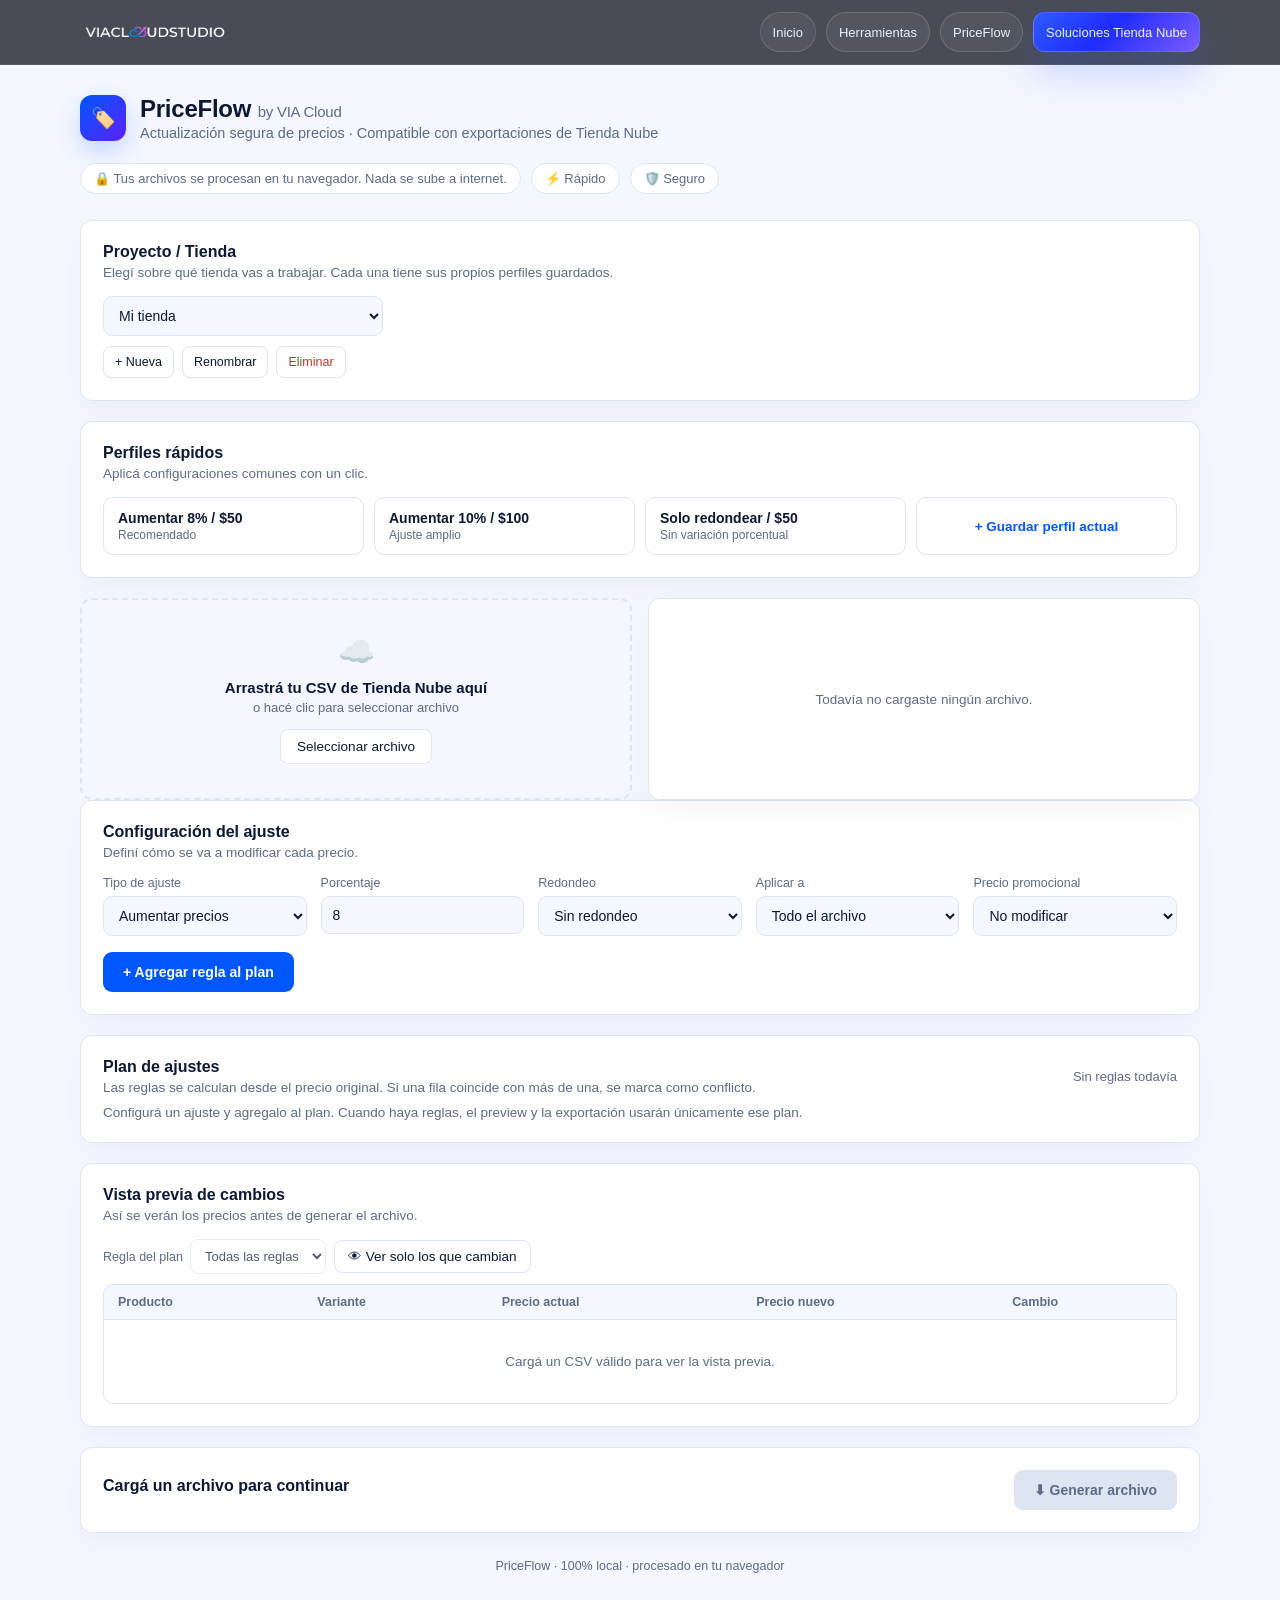
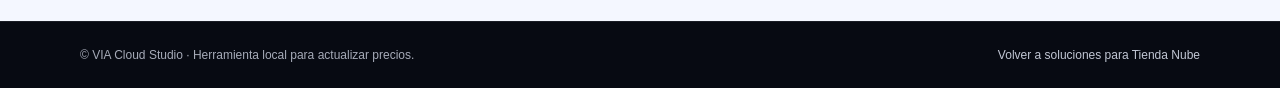
<file: herramientas/priceflow/index.html>
<!DOCTYPE html>
<html lang="es">
<head>
<meta charset="UTF-8">
<meta name="viewport" content="width=device-width, initial-scale=1, viewport-fit=cover">
<meta name="description" content="PriceFlow by VIA Cloud: actualización segura y local de precios para exportaciones de Tienda Nube.">
<meta name="robots" content="noindex, nofollow">
<link rel="canonical" href="https://www.viacloudstudio.com/herramientas/priceflow">
<link rel="icon" href="/favicon.icon.png" sizes="any">
<link rel="apple-touch-icon" href="/favicon.icon.png">
<title>PriceFlow by VIA Cloud · Actualización segura de precios</title>
<style>
:root{
  --bg:#F4F7FF; --card:#FFFFFF; --border:#DDE4F2; --text:#0C1834; --sub:#5E6B85;
  --primary:#0056FF; --primary-dark:#0042C6; --grad1:#0056FF; --grad2:#5B21FF;
  --ok-bg:#EAF8EF; --ok-text:#1F8A4C; --ok-border:#BFEBD1;
  --warn-bg:#FFF6E5; --warn-text:#9A6B00; --warn-border:#FCE3A3;
  --err-bg:#FDECEC; --err-text:#C0392B; --err-border:#F6C6C2;
  --radius:12px;
}
@media (prefers-color-scheme: dark){
  :root:not([data-theme="light"]){
    --bg:#11182B; --card:#182137; --border:#2C3955; --text:#F0F4FF; --sub:#A8B3CA;
    --ok-bg:#123322; --warn-bg:#332A0F; --err-bg:#3A1B1B;
  }
}
:root[data-theme="dark"]{
  --bg:#11182B; --card:#182137; --border:#2C3955; --text:#F0F4FF; --sub:#A8B3CA;
  --ok-bg:#123322; --warn-bg:#332A0F; --err-bg:#3A1B1B;
}
*{box-sizing:border-box;}
[hidden]{display:none !important;}
html,body{min-height:100%;}
body{
  margin:0; background:var(--bg); color:var(--text); overflow-x:hidden;
  font-family:"Plus Jakarta Sans",Inter,-apple-system,BlinkMacSystemFont,"Segoe UI",sans-serif;
  padding-top:env(safe-area-inset-top,0px); padding-bottom:env(safe-area-inset-bottom,0px);
}
a{text-decoration:none; color:inherit;}
.skip-link{position:absolute; left:14px; top:-48px; z-index:20; background:#fff; color:#0C1834; border-radius:8px; padding:9px 12px; font-weight:700;}
.skip-link:focus{top:14px;}
.vc-tool-topbar{position:sticky; top:0; z-index:50; background:rgba(8,10,18,.72); backdrop-filter:blur(14px); border-bottom:1px solid rgba(255,255,255,.08);}
.vc-tool-topbar__inner{width:min(1120px,calc(100% - 40px)); margin:0 auto; padding:12px 0; display:flex; align-items:center; justify-content:space-between; gap:12px;}
.vc-tool-brand{display:flex; align-items:center; gap:10px; min-width:0; flex-shrink:0;}
.vc-tool-brand img{width:150px; height:auto; display:block;}
.vc-tool-nav{display:flex; align-items:center; justify-content:flex-end; gap:10px; flex-wrap:wrap; font-size:13px;}
.vc-tool-pill,.vc-tool-button{display:inline-flex; align-items:center; justify-content:center; gap:8px; min-height:40px; padding:10px 12px; color:#EAF0FF; border:1px solid rgba(255,255,255,.14); transition:transform .18s ease,filter .18s ease,background .18s ease; white-space:nowrap;}
.vc-tool-pill{border-radius:999px; background:rgba(255,255,255,.06);}
.vc-tool-button{border-radius:12px;}
.vc-tool-pill:hover,.vc-tool-button:hover{transform:translateY(-1px); filter:brightness(1.08);}
.vc-tool-pill:focus-visible,.vc-tool-button:focus-visible{outline:2px solid #9FB7FF; outline-offset:3px;}
.vc-tool-button--primary{background:linear-gradient(135deg,#2D5BFF 0%,#1F2CFF 45%,#7B5CFF 100%); border-color:rgba(255,255,255,.18); box-shadow:0 18px 40px rgba(45,91,255,.25);}
.wrap{width:min(1120px,calc(100% - 40px)); margin:0 auto; padding:30px 0 48px;}
.header{display:flex; align-items:center; gap:14px; margin-bottom:22px;}
.logo{width:46px; height:46px; border-radius:12px; background:linear-gradient(135deg,var(--grad1),var(--grad2)); display:flex; align-items:center; justify-content:center; font-size:20px; flex-shrink:0; box-shadow:0 10px 24px rgba(0,86,255,.2);}
.title h1{font-size:24px; margin:0; letter-spacing:-0.01em;}
.title p{margin:2px 0 0; color:var(--sub); font-size:14.5px;}
.badge-row{display:flex; gap:10px; margin:14px 0 26px; flex-wrap:wrap;}
.pill{display:flex; align-items:center; gap:7px; background:var(--card); border:1px solid var(--border); border-radius:999px; padding:7px 13px; font-size:13px; color:var(--sub);}
.card{background:var(--card); border:1px solid var(--border); border-radius:var(--radius); padding:22px; margin-bottom:20px; box-shadow:0 10px 28px rgba(12,24,52,.04);}
.card h2{font-size:16px; margin:0 0 4px;}
.card .hint{color:var(--sub); font-size:13.5px; margin:0 0 16px;}
.profiles{display:grid; grid-template-columns:repeat(auto-fit,minmax(150px,1fr)); gap:10px;}
.profile-btn{border:1px solid var(--border); background:var(--card); border-radius:10px; padding:12px 14px; text-align:left; cursor:pointer; font-family:inherit; color:var(--text); transition:border-color .15s,background .15s,transform .15s;}
.profile-btn:hover{border-color:var(--primary); transform:translateY(-1px);}
.profile-btn.active{border-color:var(--primary); background:color-mix(in srgb,var(--primary) 8%,var(--card));}
.profile-btn .pb-title{font-weight:600; font-size:14px; display:flex; align-items:center; gap:6px;}
.profile-btn .pb-sub{font-size:12px; color:var(--sub); margin-top:2px;}
.profile-btn.add{display:flex; align-items:center; justify-content:center; color:var(--primary); font-weight:600; font-size:13.5px;}
.drop-grid{display:grid; grid-template-columns:1fr 1fr; gap:16px;}
@media (max-width:680px){.drop-grid{grid-template-columns:1fr;}}
.dropzone{border:2px dashed var(--border); border-radius:var(--radius); display:flex; flex-direction:column; align-items:center; justify-content:center; text-align:center; padding:34px 16px; cursor:pointer; transition:border-color .15s,background .15s; min-height:190px;}
.dropzone.drag{border-color:var(--primary); background:color-mix(in srgb,var(--primary) 6%,var(--card));}
.dropzone .icon{font-size:30px; margin-bottom:10px;}.dropzone strong{font-size:15px;}.dropzone span{color:var(--sub); font-size:13px; margin-top:4px;}
.dropzone button{margin-top:14px; background:var(--card); border:1px solid var(--border); border-radius:8px; padding:9px 16px; font-size:13.5px; cursor:pointer; color:var(--text); font-family:inherit;}
input[type=file]{display:none;}
.file-info{border-radius:var(--radius); background:var(--ok-bg); border:1px solid var(--ok-border); padding:18px; display:none;}.file-info.show{display:block;}.file-info .fi-head{display:flex; align-items:center; gap:10px; margin-bottom:12px;}.file-info .fi-name{font-weight:600; font-size:14.5px;}.file-info .fi-status{color:var(--ok-text); font-size:12.5px;}.file-info dl{display:grid; grid-template-columns:auto 1fr; gap:6px 10px; margin:0; font-size:13.5px;}.file-info dt{color:var(--sub);}.file-info dd{margin:0; font-weight:600;}.empty-fileinfo{color:var(--sub); font-size:13.5px; display:flex; align-items:center; justify-content:center; min-height:190px; height:100%; text-align:center;}
.config-grid{display:grid; grid-template-columns:repeat(5,1fr); gap:14px;}@media (max-width:900px){.config-grid{grid-template-columns:repeat(2,1fr);}}@media (max-width:520px){.config-grid{grid-template-columns:1fr;}}
.field label{display:block; font-size:12.5px; color:var(--sub); margin-bottom:6px;}.field select,.field input[type=number]{width:100%; border:1px solid var(--border); border-radius:9px; padding:10px 11px; font-size:14px; background:var(--bg); color:var(--text); font-family:inherit;}.field select:disabled,.field input:disabled{opacity:.6; cursor:not-allowed;}.field-actions{display:flex; gap:8px; flex-wrap:wrap; margin-top:10px;}.small-btn{background:var(--card); color:var(--text); border:1px solid var(--border); border-radius:8px; padding:8px 11px; font-size:12.5px; cursor:pointer; font-family:inherit;}.small-btn.danger{color:var(--err-text);}.file-info.error{background:var(--err-bg); border-color:var(--err-border);}.file-info.error .fi-status{color:var(--err-text);}.preview-note{display:block; color:var(--sub); font-size:11.5px; margin-top:3px;}.preview-note.rounding-warning{color:var(--warn-text);}
.summary-row{display:flex; gap:10px; flex-wrap:wrap; margin-bottom:14px;}.stat{border-radius:9px; padding:8px 14px; font-size:13.5px; font-weight:600; display:flex; align-items:center; gap:7px;}.stat.ok{background:var(--ok-bg); color:var(--ok-text); border:1px solid var(--ok-border);}.stat.warn{background:var(--warn-bg); color:var(--warn-text); border:1px solid var(--warn-border);}.stat.err{background:var(--err-bg); color:var(--err-text); border:1px solid var(--err-border);}.toolbar{display:flex; align-items:center; justify-content:space-between; margin-bottom:10px; flex-wrap:wrap; gap:10px;}.toggle-btn{border:1px solid var(--border); background:var(--card); color:var(--text); border-radius:8px; padding:8px 13px; font-size:13.5px; cursor:pointer; font-family:inherit;}.toggle-btn.active{border-color:var(--primary); color:var(--primary);}.preview-filter-group{display:flex; align-items:center; gap:8px; flex-wrap:wrap;}.preview-rule-filter{display:flex; align-items:center; gap:7px; color:var(--sub); font-size:12.5px;}.preview-rule-filter select{max-width:350px; border:1px solid var(--border); border-radius:8px; padding:8px 10px; font-size:13px; background:var(--card); color:var(--text); font-family:inherit;}@media (max-width:520px){.preview-rule-filter{width:100%; align-items:stretch; flex-direction:column;}.preview-rule-filter select{max-width:none; width:100%;}}
.cat-field{margin-top:14px;}.cat-field label{display:block; font-size:12.5px; color:var(--sub); margin-bottom:6px;}.cat-picker{max-height:150px; overflow-y:auto; border:1px solid var(--border); border-radius:9px; padding:10px; display:flex; flex-wrap:wrap; gap:8px; background:var(--bg);}.cat-picker .empty{color:var(--sub); font-size:13px;}.cat-chip{display:flex; align-items:center; gap:6px; font-size:13px; border:1px solid var(--border); border-radius:999px; padding:5px 12px 5px 10px; cursor:pointer; background:var(--card); user-select:none;}.cat-chip.active{border-color:var(--primary); color:var(--primary); background:color-mix(in srgb,var(--primary) 8%,var(--card));}.cat-actions{display:flex; gap:10px; margin-top:8px;}.cat-actions button{background:none; border:none; color:var(--primary); font-size:12.5px; cursor:pointer; padding:0; font-family:inherit;}.plan-builder-actions{display:flex; gap:10px; flex-wrap:wrap; align-items:center; margin-top:16px;}.plan-message{margin:10px 0 0; color:var(--sub); font-size:13px;}.plan-message.error{color:var(--err-text);}.plan-list{display:grid; gap:10px;}.plan-empty{margin:0; color:var(--sub); font-size:13.5px;}.plan-rule{display:flex; align-items:center; justify-content:space-between; gap:14px; border:1px solid var(--border); border-radius:10px; padding:12px 14px; background:var(--bg); flex-wrap:wrap;}.plan-rule-title{font-weight:600; font-size:14px;}.plan-rule-meta{color:var(--sub); font-size:12.5px; margin-top:3px; line-height:1.45;}.plan-rule-actions{display:flex; gap:8px; flex-wrap:wrap;}
.table-wrap{max-height:580px; overflow-x:auto; overflow-y:auto; border:1px solid var(--border); border-radius:10px;}table{width:100%; border-collapse:collapse; font-size:13.5px; min-width:560px;}th{position:sticky; top:0; z-index:1; text-align:left; padding:10px 14px; color:var(--sub); font-weight:600; font-size:12.5px; border-bottom:1px solid var(--border); background:var(--bg); box-shadow:0 1px 0 var(--border);}td{padding:10px 14px; border-bottom:1px solid var(--border);}tr:last-child td{border-bottom:none;}.new-price{color:var(--primary); font-weight:600;}.delta.up{color:var(--ok-text);}.delta.down{color:var(--err-text);}.placeholder-row td{text-align:center; color:var(--sub); padding:34px;}@media (max-width:680px){.table-wrap{max-height:min(60dvh,480px);}}
.footer-card{display:flex; align-items:center; justify-content:space-between; gap:20px; flex-wrap:wrap;}.footer-card ul{margin:8px 0 0; padding-left:18px; color:var(--sub); font-size:13.5px; line-height:1.7;}.footer-card h2{margin:0 0 2px;}.actions{display:flex; gap:10px; flex-wrap:wrap;}.btn{border:none; border-radius:9px; padding:12px 20px; font-size:14px; font-weight:600; cursor:pointer; font-family:inherit; display:flex; align-items:center; gap:8px;}.btn-primary{background:var(--primary); color:#fff;}.btn-primary:hover{background:var(--primary-dark);}.btn-primary:disabled{background:var(--border); color:var(--sub); cursor:not-allowed;}.btn-ghost{background:var(--card); color:var(--text); border:1px solid var(--border);}.page-footer{text-align:center; color:var(--sub); font-size:12.5px; margin-top:26px;}
.vc-tool-footer{padding:26px 0; background:#070A12; color:rgba(234,240,255,.70); border-top:1px solid rgba(255,255,255,.08);}.vc-tool-footer__inner{width:min(1120px,calc(100% - 40px)); margin:0 auto; display:flex; gap:10px; flex-wrap:wrap; align-items:center; justify-content:space-between; font-size:12px;}.vc-tool-footer__links{display:inline-flex; align-items:center; justify-content:flex-end; gap:14px; flex-wrap:wrap;}.vc-tool-footer a{color:rgba(234,240,255,.82);}.vc-tool-footer a:hover{text-decoration:underline; text-underline-offset:3px;}
@media (max-width:620px){.vc-tool-topbar__inner{width:calc(100% - 28px); align-items:flex-start; flex-direction:column; gap:8px;}.vc-tool-nav{justify-content:flex-start;}.vc-tool-pill,.vc-tool-button{min-height:38px; padding:9px 11px;}.wrap{width:calc(100% - 28px); padding:24px 0 38px;}.card{padding:16px;}.badge-row{margin-bottom:20px;}.title h1{font-size:21px;}.vc-tool-footer__inner{width:calc(100% - 28px);}}
</style>
</head>
<body>
<a class="skip-link" href="#priceflow-main">Ir a PriceFlow</a>
<header class="vc-tool-topbar">
  <div class="vc-tool-topbar__inner">
    <a class="vc-tool-brand" href="https://www.viacloudstudio.com/" aria-label="VIACLOUDSTUDIO (Inicio)"><img src="[data-uri]" alt="VIACLOUDSTUDIO" width="1580" height="220" loading="eager" decoding="async"></a>
    <nav class="vc-tool-nav" aria-label="Navegación de VIA Cloud">
      <a class="vc-tool-pill" href="https://www.viacloudstudio.com/">Inicio</a>
      <a class="vc-tool-pill" href="/herramientas/">Herramientas</a>
      <a class="vc-tool-pill" href="#priceflow-main" aria-current="page">PriceFlow</a>
      <a class="vc-tool-button vc-tool-button--primary" href="/tienda-nube">Soluciones Tienda Nube</a>
    </nav>
  </div>
</header>
<main class="wrap" id="priceflow-main">
  <div class="header"><div class="logo">🏷️</div><div class="title"><h1>PriceFlow <span style="font-weight:500; color:var(--sub); font-size:15px;">by VIA Cloud</span></h1><p>Actualización segura de precios · Compatible con exportaciones de Tienda Nube</p></div></div>
  <div class="badge-row"><div class="pill">🔒 Tus archivos se procesan en tu navegador. Nada se sube a internet.</div><div class="pill">⚡ Rápido</div><div class="pill">🛡️ Seguro</div></div>
  <div class="card"><h2>Proyecto / Tienda</h2><p class="hint">Elegí sobre qué tienda vas a trabajar. Cada una tiene sus propios perfiles guardados.</p><div class="field" style="max-width:280px;"><select id="storeSelect" aria-label="Proyecto o tienda"></select><div class="field-actions"><button type="button" class="small-btn" id="addStoreBtn">+ Nueva</button><button type="button" class="small-btn" id="renameStoreBtn">Renombrar</button><button type="button" class="small-btn danger" id="deleteStoreBtn">Eliminar</button></div></div></div>
  <div class="card"><h2>Perfiles rápidos</h2><p class="hint">Aplicá configuraciones comunes con un clic.</p><div class="profiles" id="profiles"></div><div id="addProfileForm" style="display:none; margin-top:12px; gap:8px; flex-wrap:wrap; align-items:center;"><input type="text" id="newProfileName" placeholder="Nombre del perfil (ej: Syrcop +6% / terminación 99)" style="flex:1; min-width:220px; border:1px solid var(--border); border-radius:9px; padding:10px 11px; font-size:14px; background:var(--bg); color:var(--text); font-family:inherit;"><button type="button" id="saveProfileBtn" class="btn btn-primary" style="padding:9px 16px; font-size:13.5px;">Guardar</button><button type="button" id="cancelProfileBtn" class="btn btn-ghost" style="padding:9px 16px; font-size:13.5px;">Cancelar</button></div></div>
  <div class="drop-grid"><div class="dropzone" id="dropzone"><div class="icon">☁️</div><strong>Arrastrá tu CSV de Tienda Nube aquí</strong><span>o hacé clic para seleccionar archivo</span><button type="button" id="selectBtn">Seleccionar archivo</button><input type="file" id="fileInput" accept=".csv"></div><div class="card" style="margin:0; padding:0; overflow:hidden;"><div class="file-info" id="fileInfo" style="height:100%; border-radius:12px;"><div class="fi-head"><span>📄</span><div><div class="fi-name" id="fiName"></div><div class="fi-status" id="fiStatus">Estado inactivo</div></div></div><dl><dt>Productos:</dt><dd id="fiProducts">—</dd><dt>Variantes:</dt><dd id="fiVariants">—</dd><dt>Filas procesables:</dt><dd id="fiRows">—</dd><dt>Columna de precio:</dt><dd id="fiCol">—</dd><dt>Precio promocional:</dt><dd id="fiPromoCol">—</dd><dt>Marca:</dt><dd id="fiBrandCol">—</dd><dt>Delimitador:</dt><dd id="fiDelimiter">—</dd><dt>Tamaño:</dt><dd id="fiSize">—</dd><dt>Estado:</dt><dd id="fiState">—</dd></dl><div style="margin-top:14px; display:grid; gap:10px;"><div class="field" style="margin:0;"><label style="margin-bottom:4px;">Columna de precio</label><select id="colPriceOverride"></select></div><div class="field" style="margin:0;"><label style="margin-bottom:4px;">Columna de categoría</label><select id="colCategoryOverride"></select></div></div></div><div class="empty-fileinfo" id="emptyFileInfo">Todavía no cargaste ningún archivo.</div></div></div>
  <div class="card"><h2>Configuración del ajuste</h2><p class="hint">Definí cómo se va a modificar cada precio.</p><div class="config-grid"><div class="field"><label>Tipo de ajuste</label><select id="cfgType"><option value="increase">Aumentar precios</option><option value="decrease">Disminuir precios</option><option value="round-only">Solo redondear</option></select></div><div class="field"><label>Porcentaje</label><input type="number" id="cfgPercent" value="8" min="0" step="0.5"></div><div class="field"><label>Redondeo</label><select id="cfgRound"><option value="0">Sin redondeo</option><option value="10">Múltiplo de $10</option><option value="50">Múltiplo de 50</option><option value="90">Terminación en 90</option><option value="99">Terminación en 99</option><option value="100">Múltiplo de 100</option><option value="custom">Múltiplo personalizado</option></select></div><div class="field" id="customRoundField" hidden><label for="cfgCustomRound">Múltiplo personalizado</label><input type="number" id="cfgCustomRound" min="1" step="1" inputmode="numeric" placeholder="Ej.: 25"></div><div class="field"><label>Aplicar a</label><select id="cfgScope"><option value="all">Todo el archivo</option><option value="categories">Categorías específicas</option><option value="brand">Marca</option><option value="text">Filtrar por texto</option></select></div><div class="field"><label>Precio promocional</label><select id="cfgPromo"><option value="keep">No modificar</option><option value="same">Aplicar mismo %</option><option value="remove">Eliminar</option></select></div><div class="field" id="roundCriteriaField"><label>Criterio de redondeo</label><select id="cfgRoundCriteria" title="Garantizar % mínimo: nunca aplica menos del % pedido, aunque en productos baratos el salto pueda ser grande. Al más cercano: resultado más parejo, pero a veces queda un poco por debajo del % pedido."><option value="guarantee">Garantizar % mínimo</option><option value="nearest">Al más cercano</option></select></div></div><div class="cat-field" id="categoryPickerWrap" style="display:none;"><label id="catLabel">Categorías a incluir</label><div class="field" style="max-width:260px; margin-bottom:8px;"><select id="cfgCategoryLevel" aria-label="Nivel de categoría"><option value="main">Categoría principal</option><option value="path">Ruta completa</option></select></div><div class="cat-picker" id="catPicker"><span class="empty">Cargá un archivo para ver las categorías detectadas.</span></div><div class="cat-actions"><button type="button" id="catSelectAll">Seleccionar todas</button><button type="button" id="catSelectNone">Ninguna</button></div></div><div class="cat-field" id="textFilterWrap" style="display:none;"><label>Aplicar solo a productos cuyo nombre contenga</label><input type="text" id="textFilterInput" placeholder="ej: Zafiros" style="width:100%; border:1px solid var(--border); border-radius:9px; padding:10px 11px; font-size:14px; background:var(--bg); color:var(--text); font-family:inherit;"></div><div class="cat-field" id="brandPickerWrap" style="display:none;"><label for="brandSelect">Marca a incluir</label><select id="brandSelect" style="width:100%; border:1px solid var(--border); border-radius:9px; padding:10px 11px; font-size:14px; background:var(--bg); color:var(--text); font-family:inherit;"></select></div><div class="plan-builder-actions"><button type="button" class="btn btn-primary" id="addRuleBtn">+ Agregar regla al plan</button><button type="button" class="btn btn-ghost" id="cancelEditRuleBtn" hidden>Cancelar edición</button></div><p class="plan-message" id="planEditorMessage" hidden></p></div>
  <div class="card"><div class="toolbar"><div><h2>Plan de ajustes</h2><p class="hint" style="margin-bottom:0;">Las reglas se calculan desde el precio original. Si una fila coincide con más de una, se marca como conflicto.</p></div><span id="planSummary" style="color:var(--sub); font-size:13px;"></span></div><div class="plan-list" id="planList"></div></div>
  <div class="card" id="previewCard"><h2>Vista previa de cambios</h2><p class="hint">Así se verán los precios antes de generar el archivo.</p><div class="summary-row" id="summaryRow" hidden><div class="stat ok">✓ <span id="statModified">0</span> precios serán modificados</div><div class="stat warn">⚠ <span id="statReview">0</span> requieren revisión</div><div class="stat err">✕ <span id="statErrors">0</span> errores detectados</div><div class="stat warn">🏷 <span id="statPromo">0</span> con promoción existente</div><div class="stat warn">⊘ <span id="statExcluded">0</span> excluidas por filtro</div><div class="stat warn">↔ <span id="statRoundingWarning">0</span> con desvío de redondeo</div><div class="stat err">! <span id="statConflicts">0</span> conflictos entre reglas</div></div><div class="toolbar"><div class="preview-filter-group"><label class="preview-rule-filter" for="previewRuleFilter">Regla del plan<select id="previewRuleFilter" aria-label="Filtrar vista previa por regla"></select></label><button class="toggle-btn" id="onlyChanged">👁 Ver solo los que cambian</button><button class="toggle-btn" id="previewWarningsBtn" hidden>⚠ Con advertencias</button><button class="toggle-btn" id="previewConflictsBtn" hidden>! Conflictos</button></div><span id="rowCountLabel" style="color:var(--sub); font-size:13px;"></span></div><div class="table-wrap"><table><thead><tr><th>Producto</th><th>Variante</th><th>Precio actual</th><th>Precio nuevo</th><th>Cambio</th></tr></thead><tbody id="tbody"><tr class="placeholder-row"><td colspan="5">Cargá un CSV para ver la vista previa.</td></tr></tbody></table></div></div>
  <div class="card footer-card"><div><h2 id="readyTitle">Cargá un archivo para continuar</h2><ul id="readyList"></ul></div><div class="actions"><button class="btn btn-primary" id="generateBtn" disabled>⬇ Generar archivo</button></div></div>
  <div class="page-footer">PriceFlow · 100% local · procesado en tu navegador</div>
</main>
<footer class="vc-tool-footer"><div class="vc-tool-footer__inner"><span>© VIA Cloud Studio · Herramienta local para actualizar precios.</span><div class="vc-tool-footer__links"><a href="/tienda-nube">Volver a soluciones para Tienda Nube</a></div></div></footer>
<script src="../../priceflow/app.js"></script>
</body>
</html>
</file>
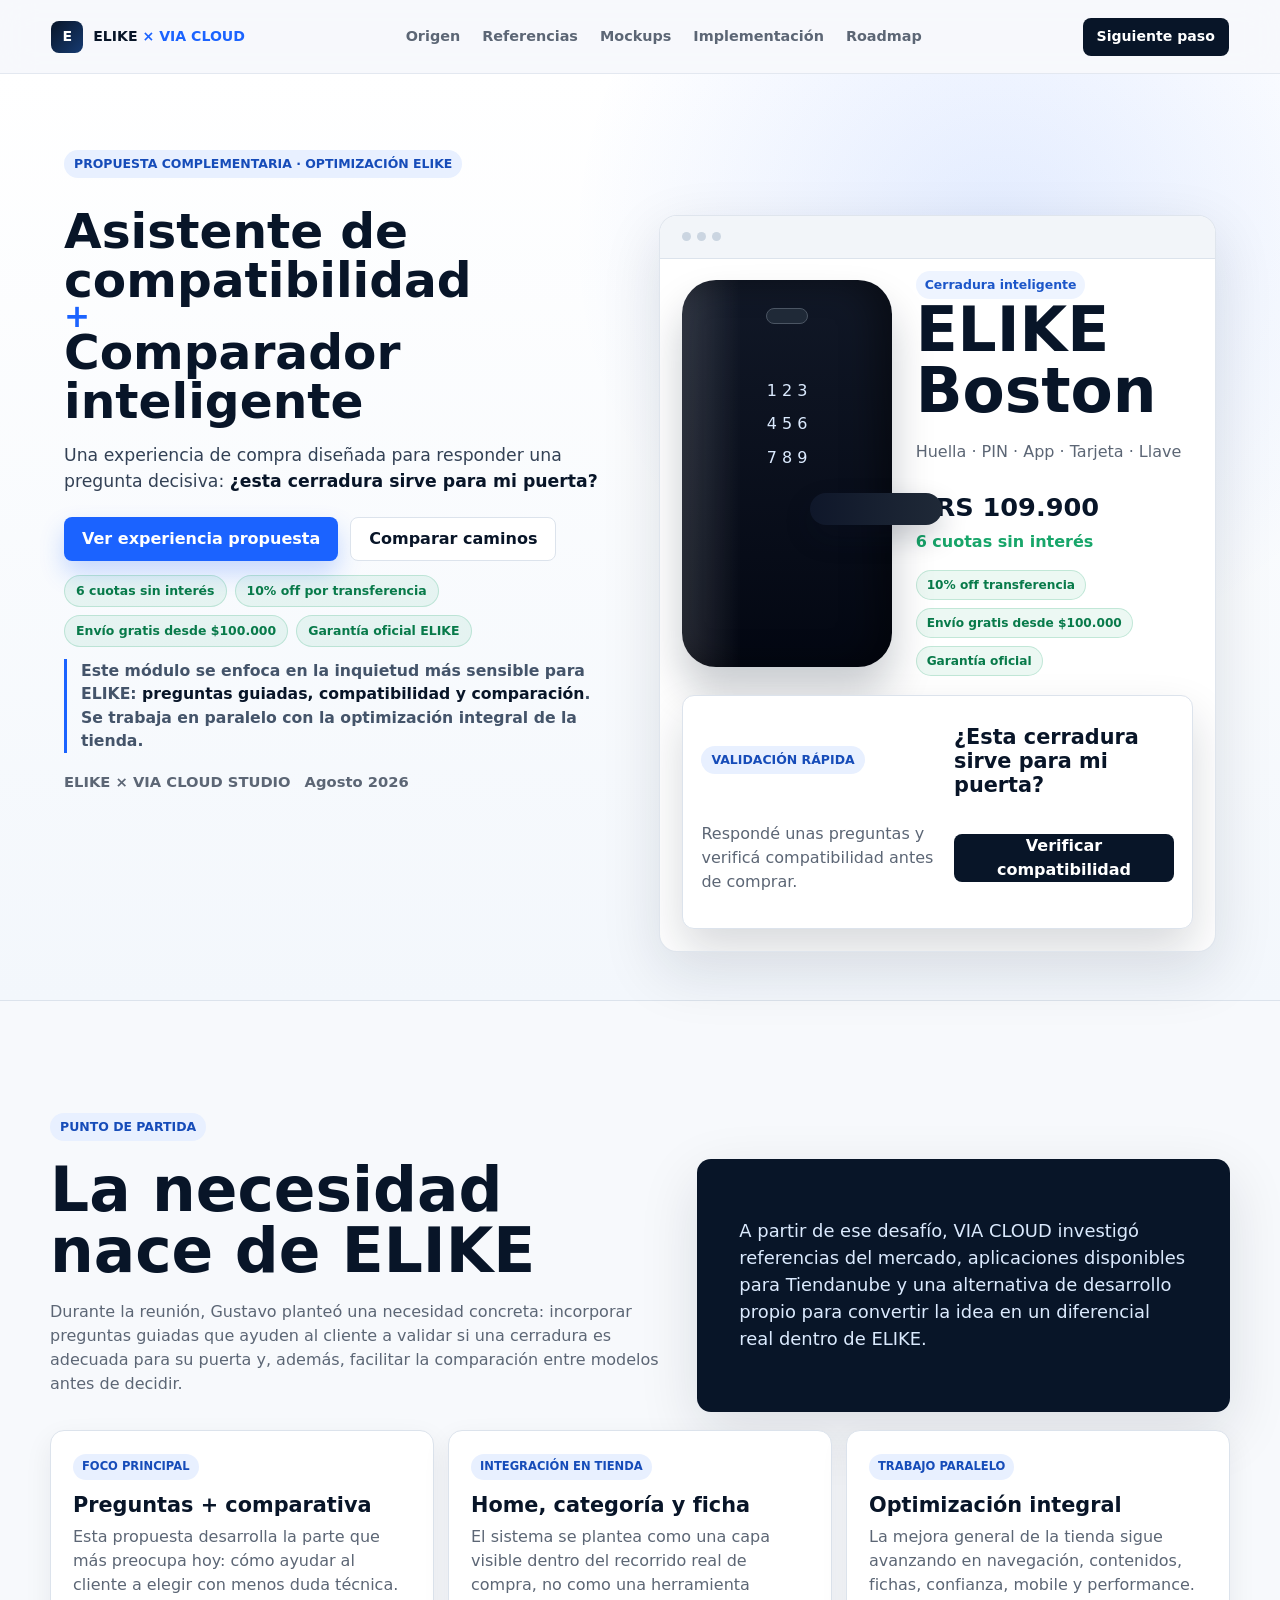
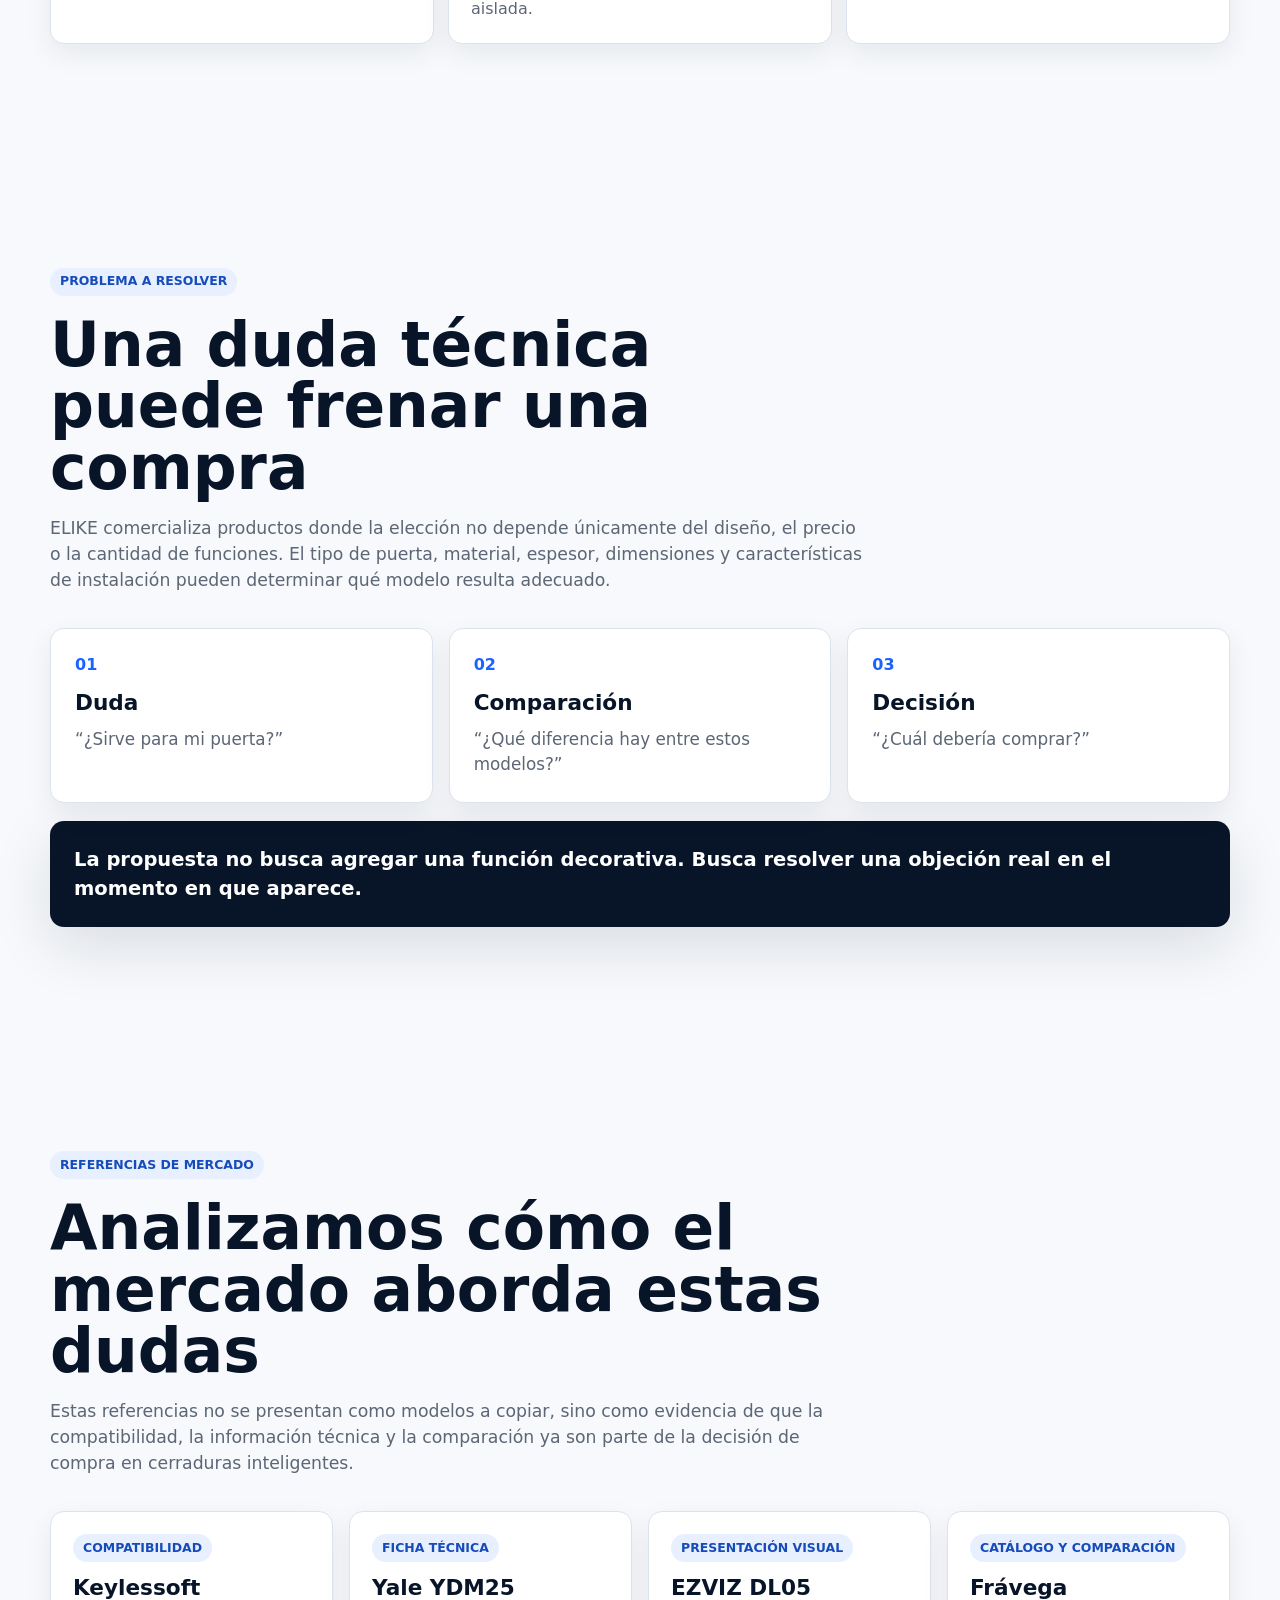
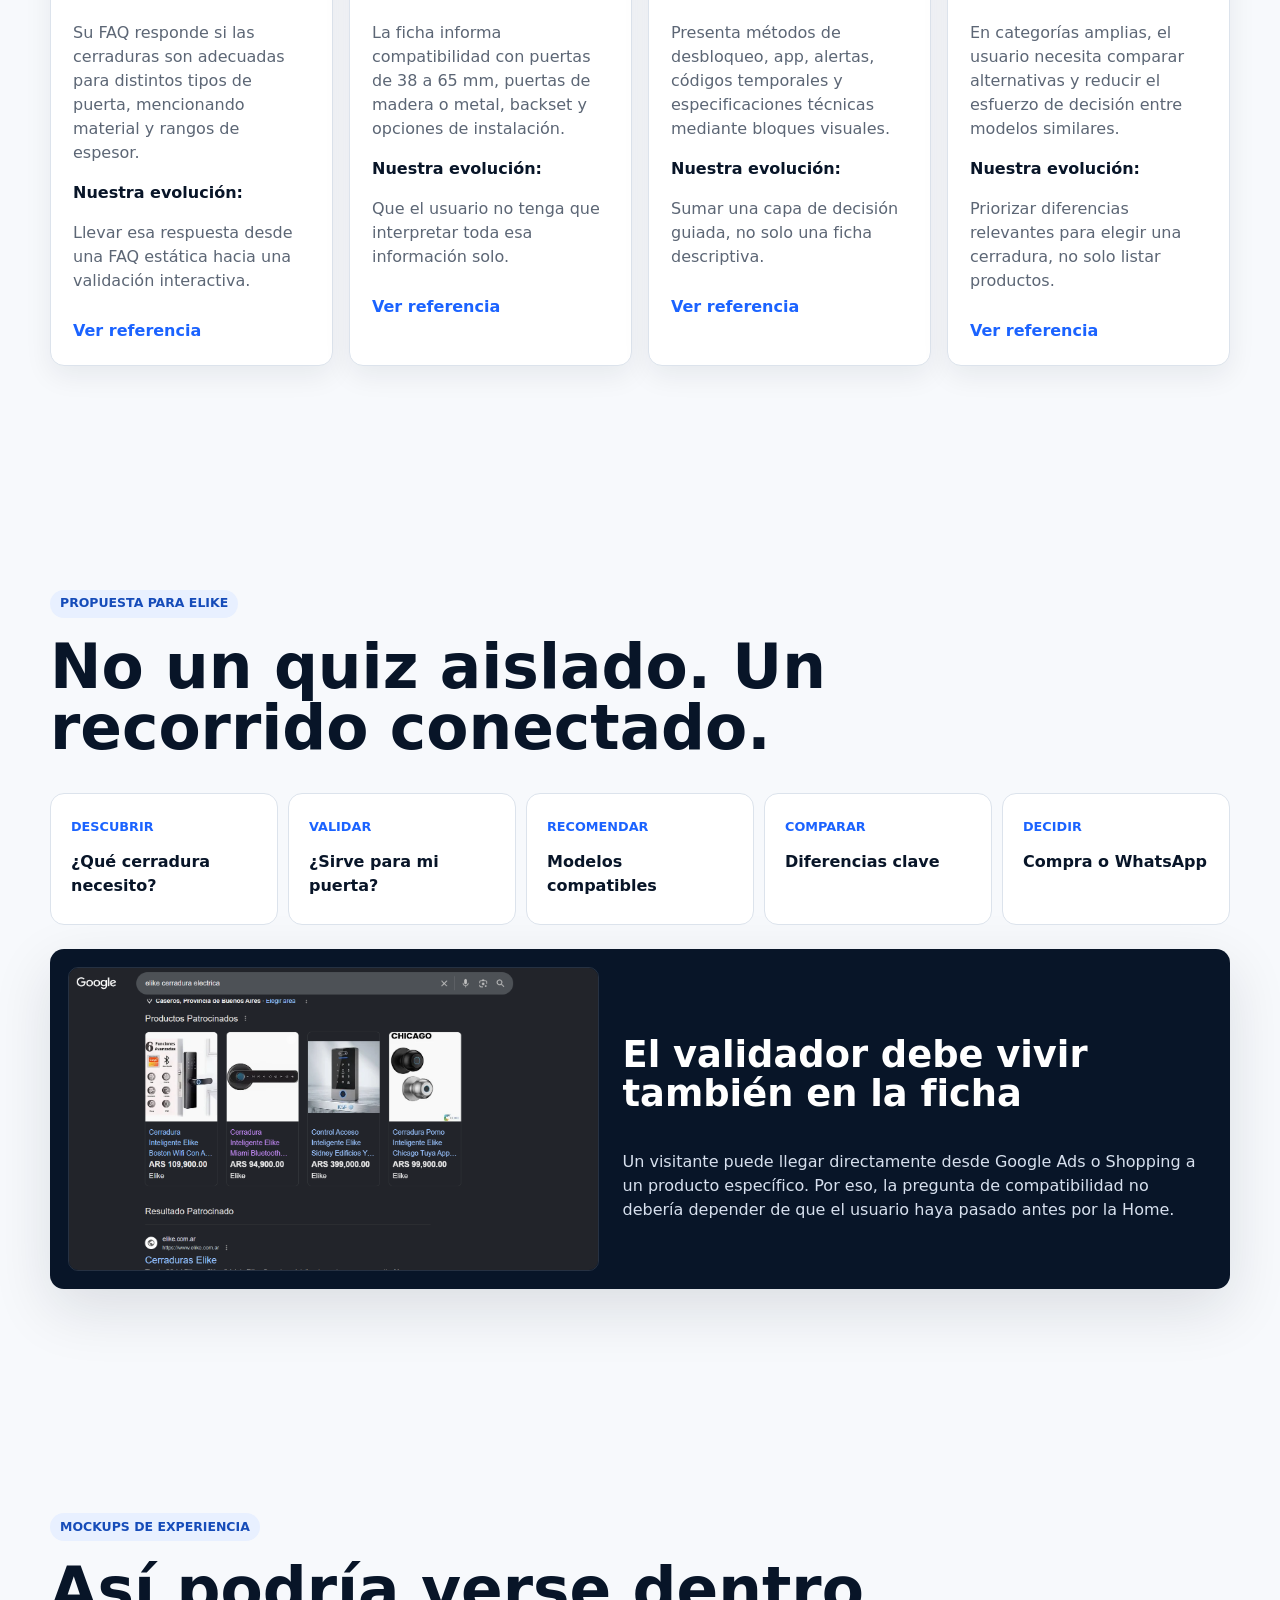
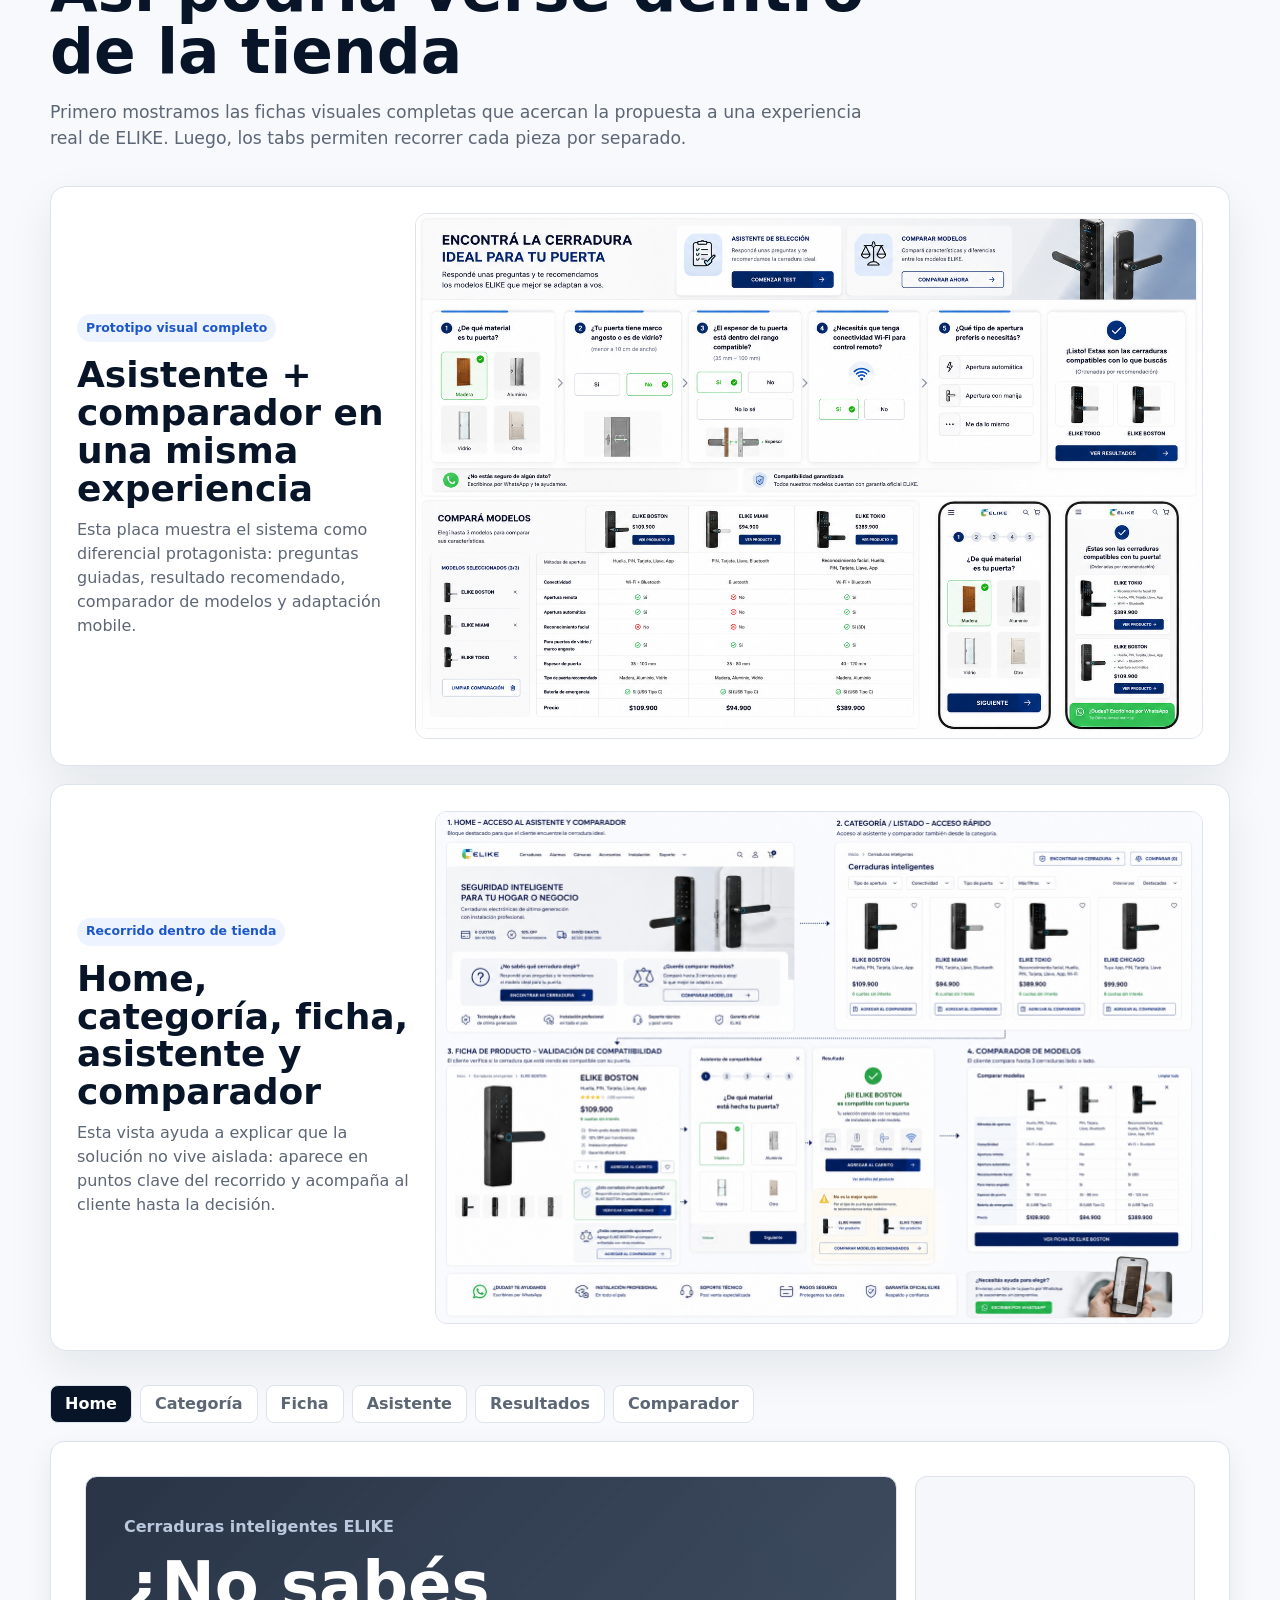
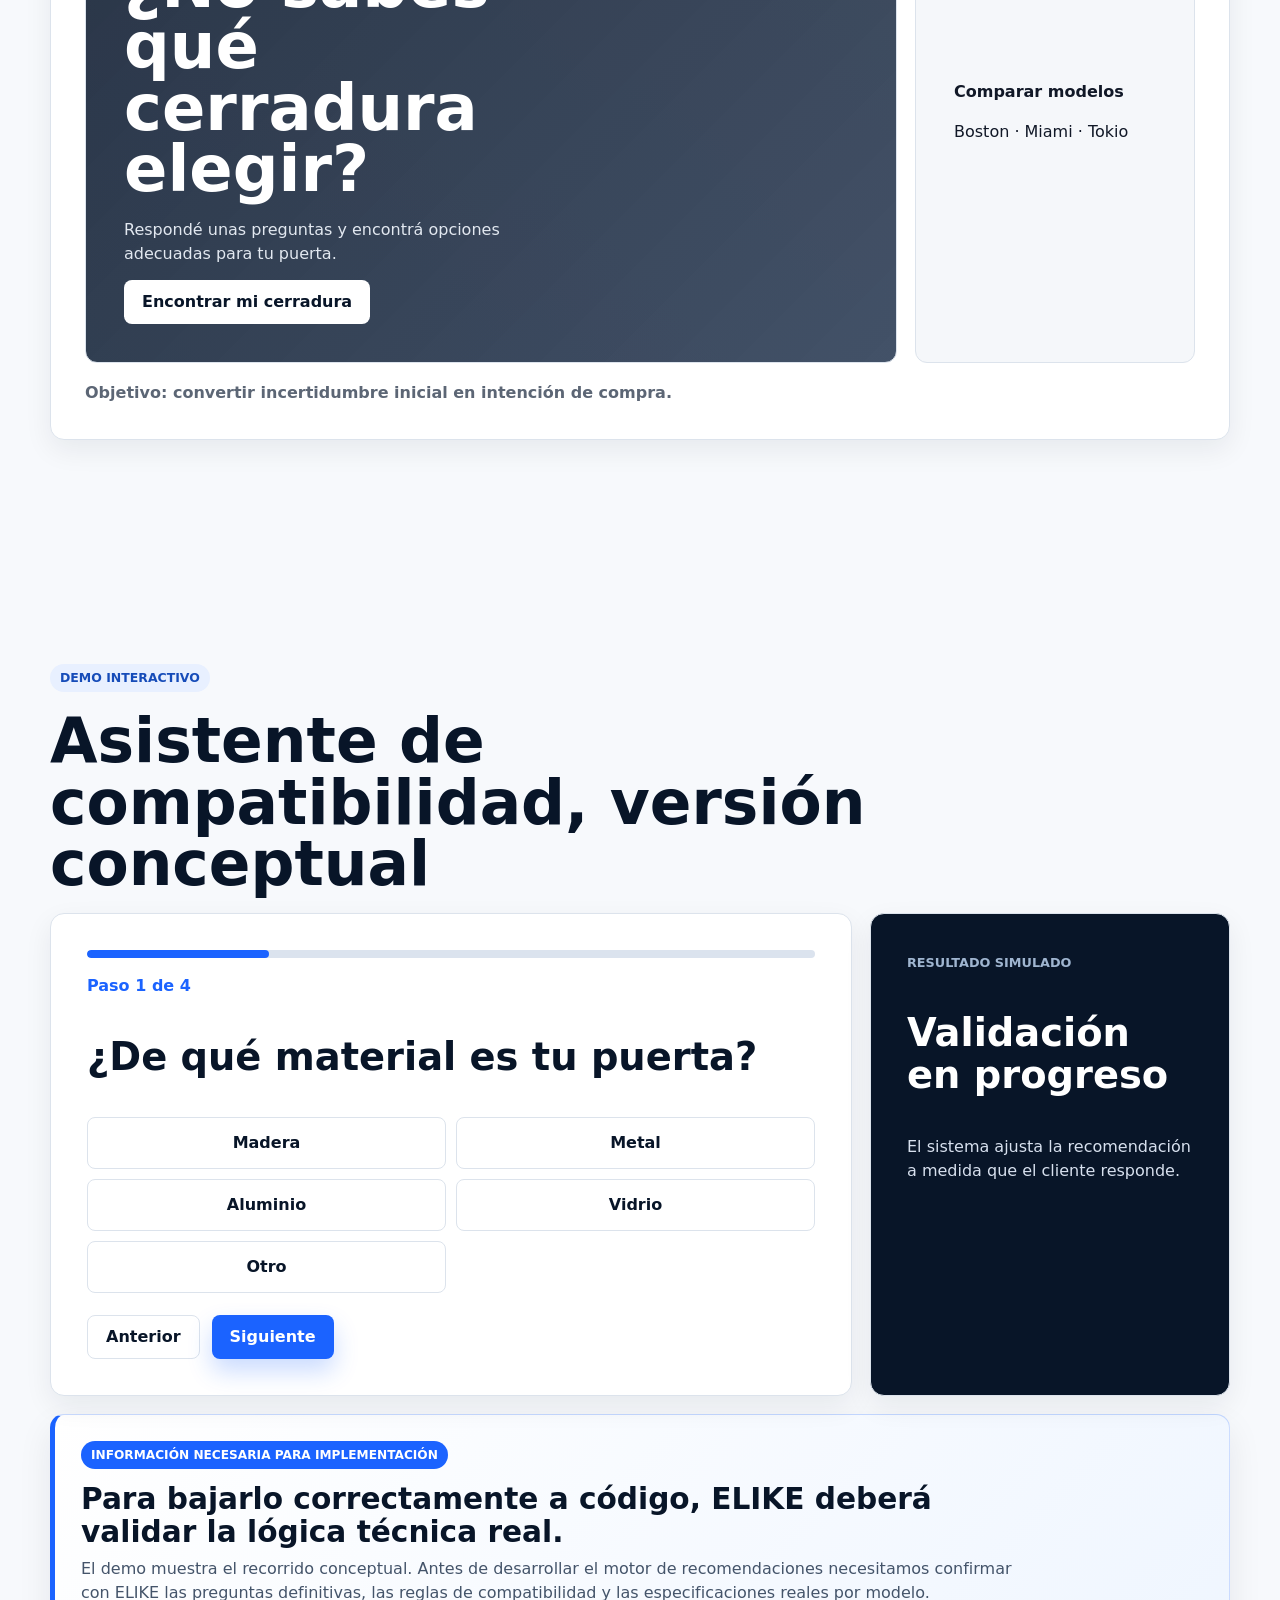
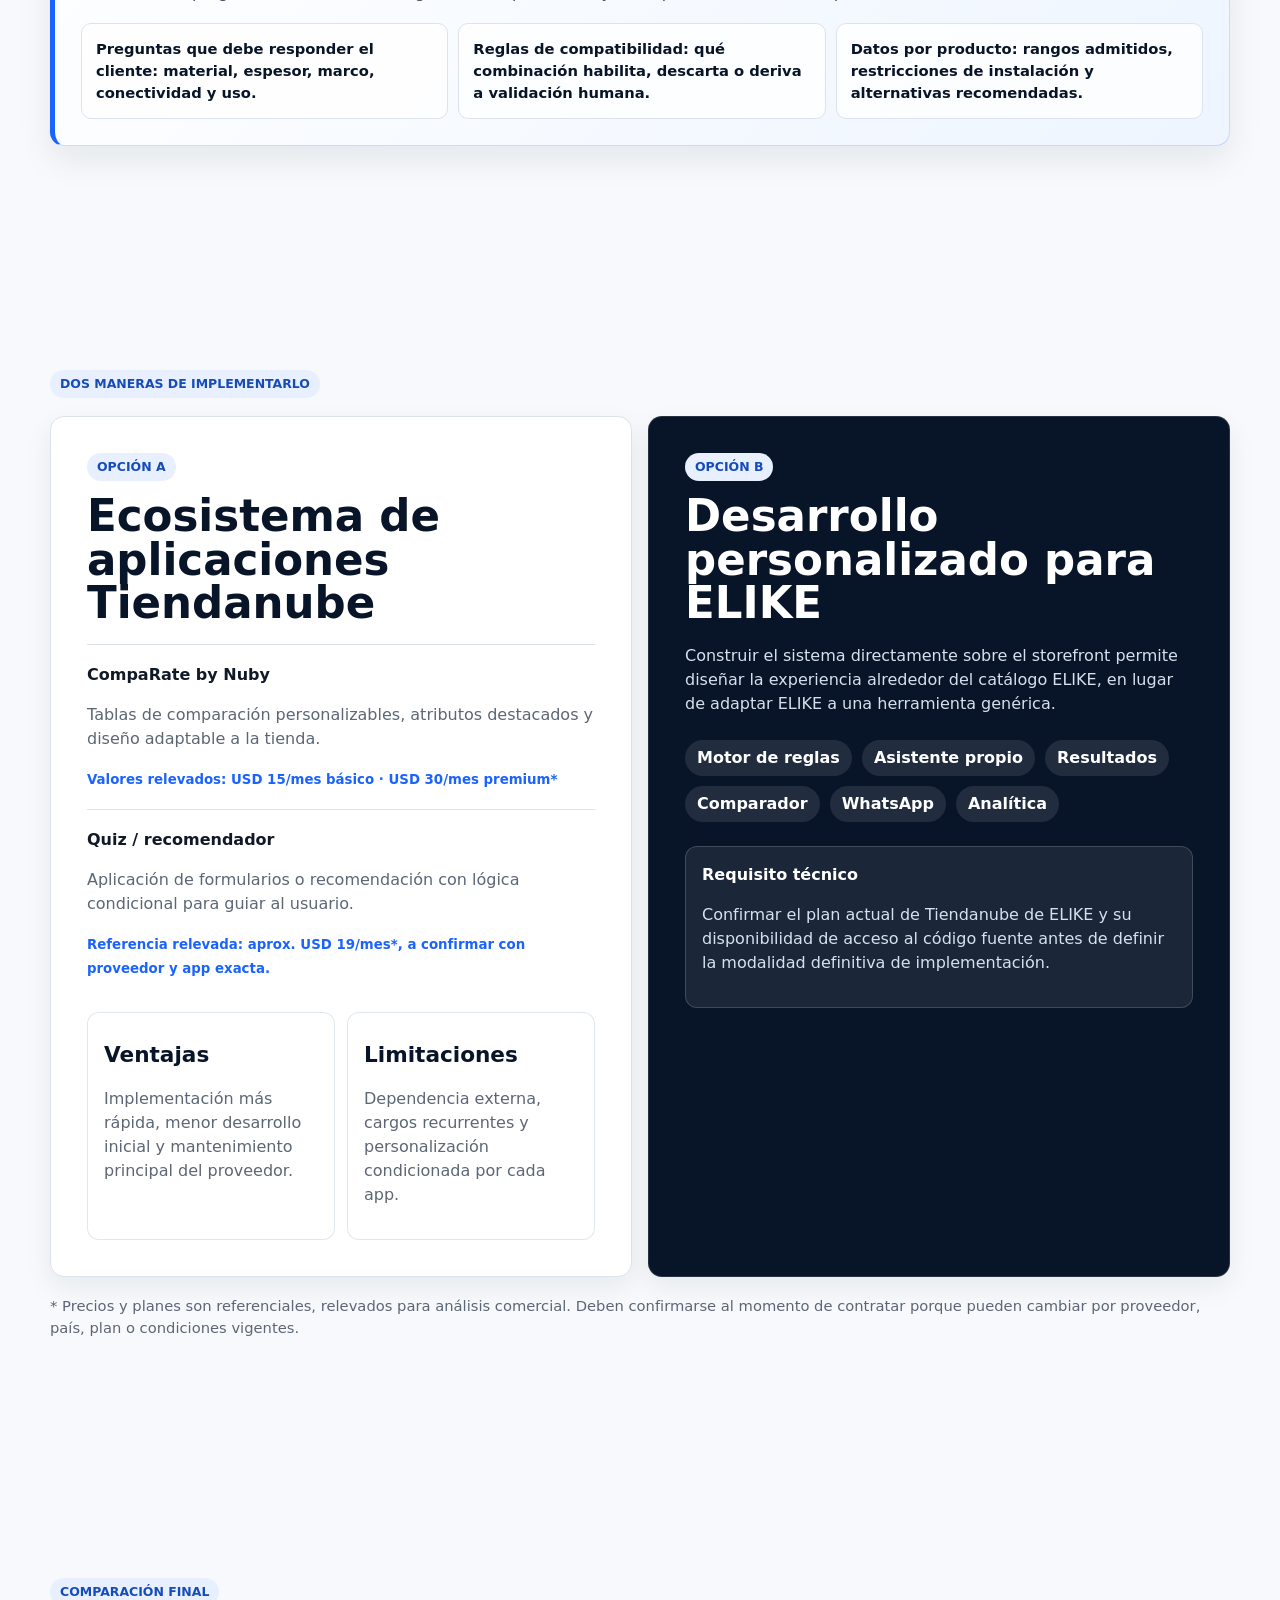
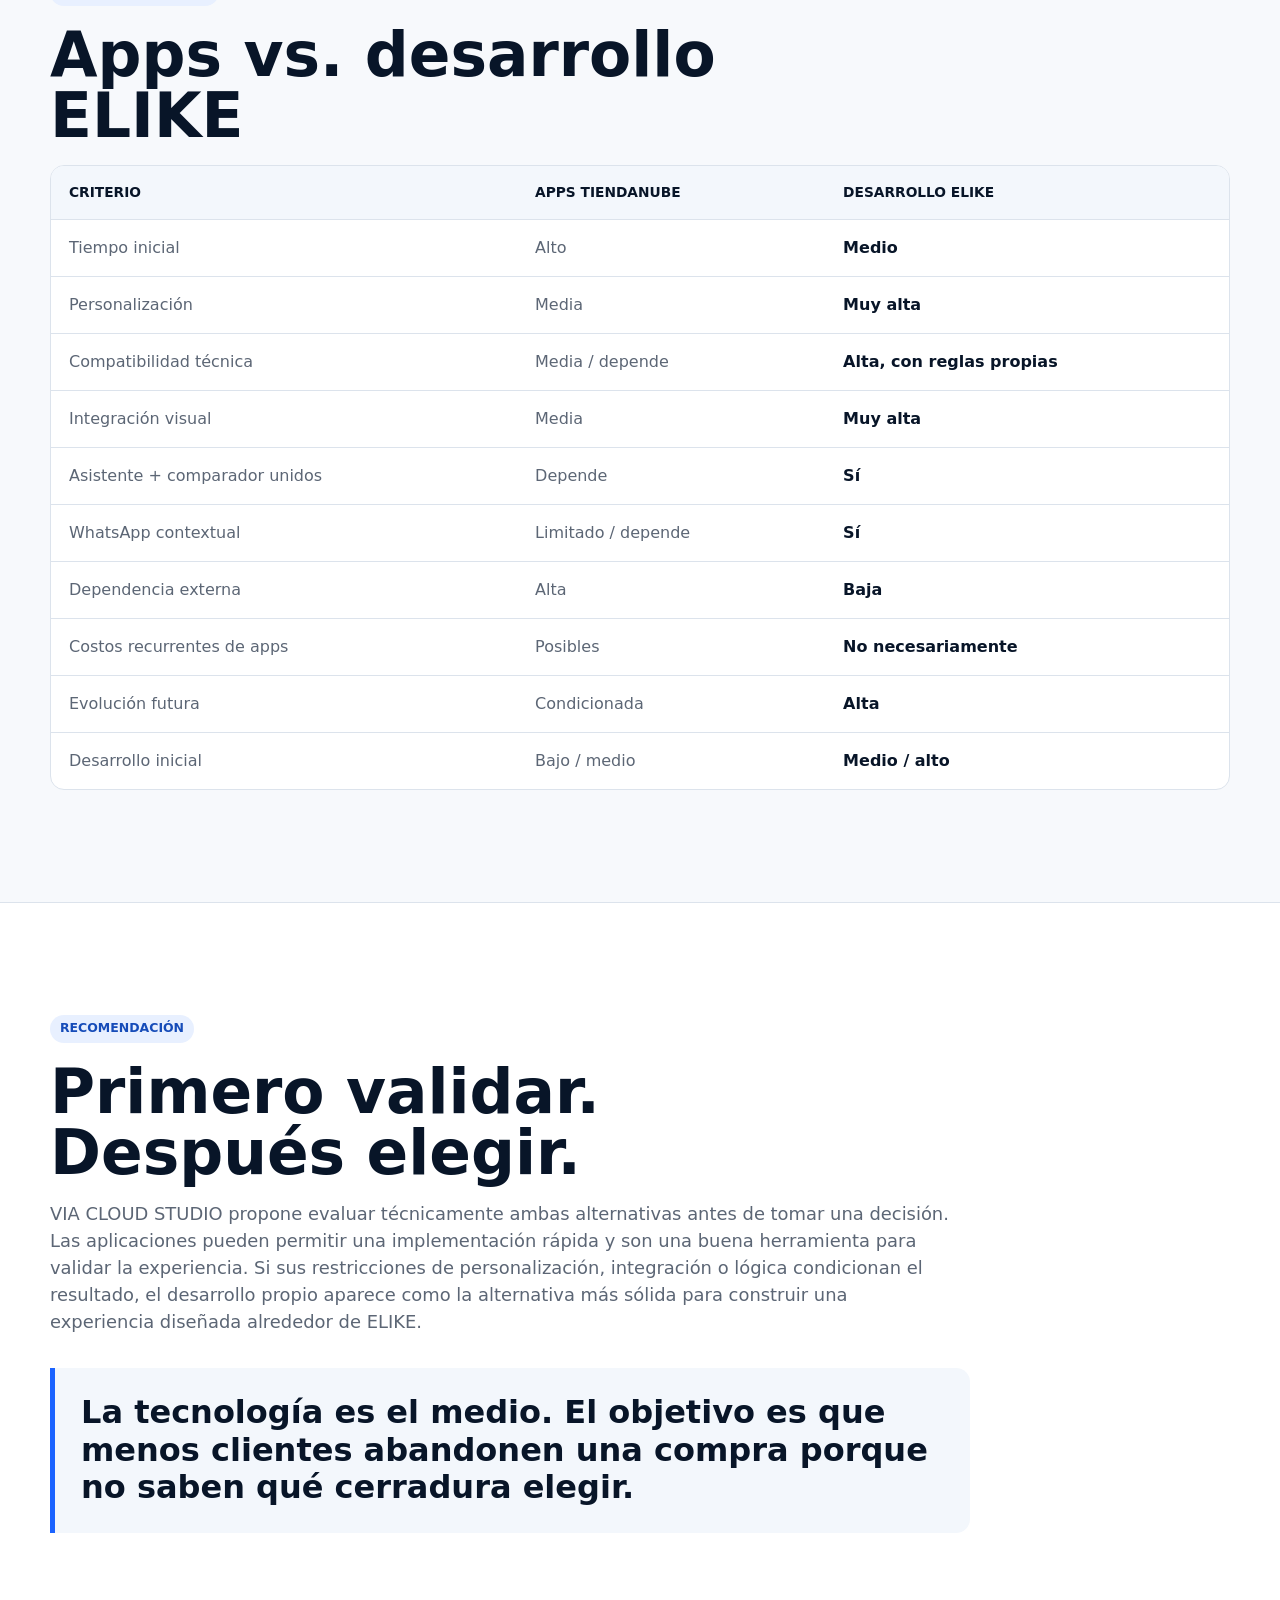
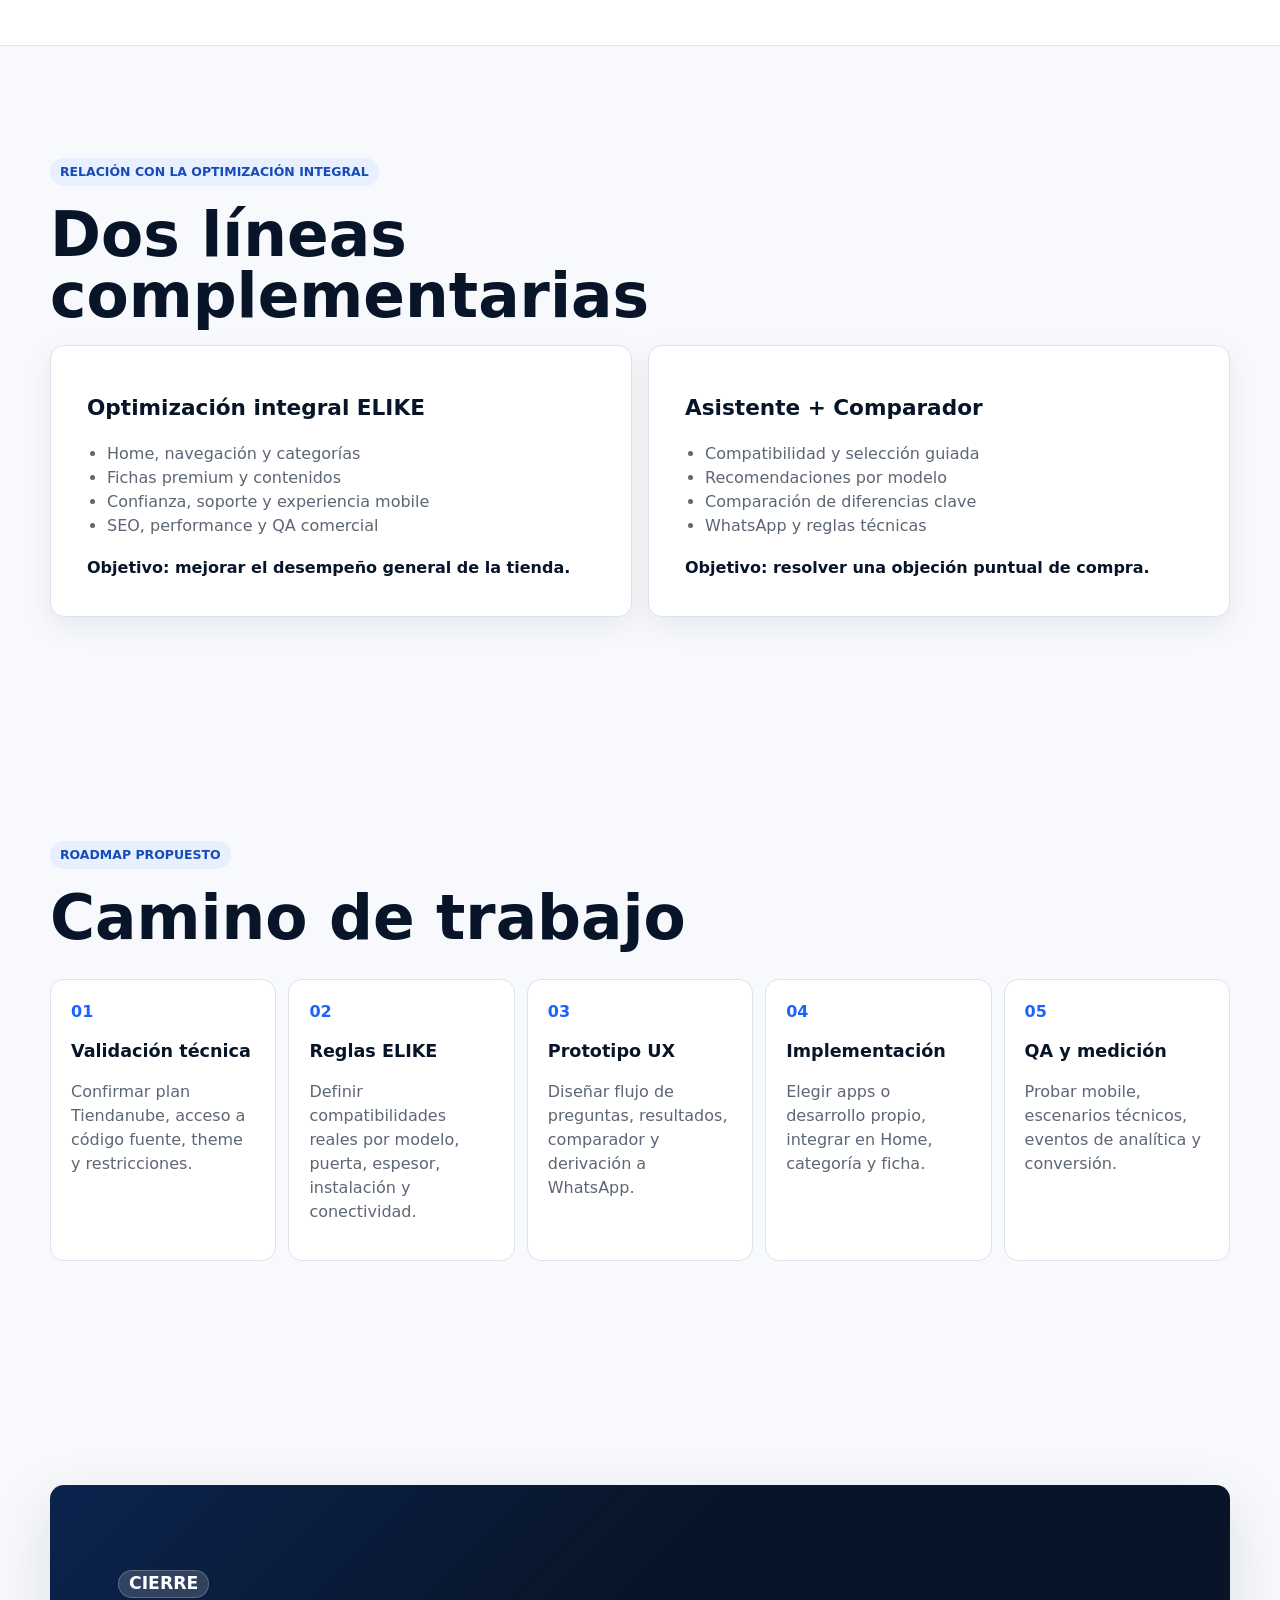
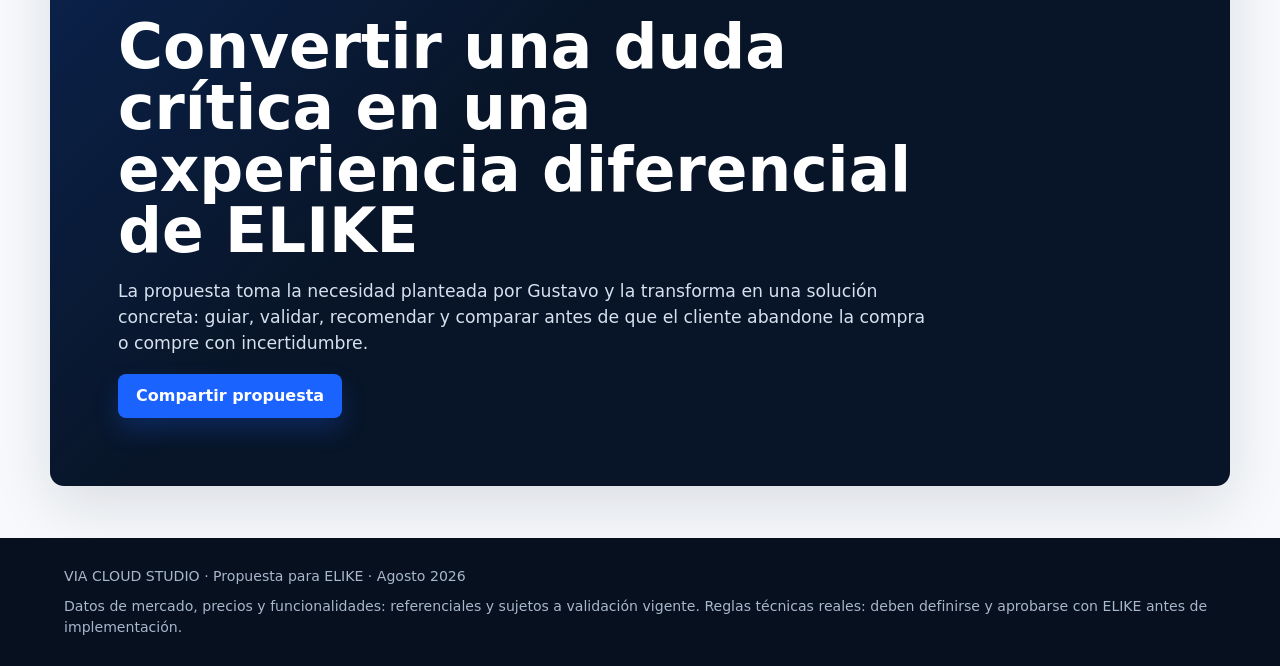
<file: propuestas/elike-compatibilidad/index.html>
<!doctype html>
<html lang="es">
  <head>
    <meta charset="utf-8" />
    <meta name="viewport" content="width=device-width, initial-scale=1" />
    <title>ELIKE | Asistente de Compatibilidad + Comparador Inteligente</title>
    <meta
      name="description"
      content="Propuesta web interactiva de VIA CLOUD STUDIO para ELIKE: asistente de compatibilidad y comparador inteligente de cerraduras."
    />
    <meta name="robots" content="noindex, nofollow" />
    <link rel="stylesheet" href="styles.css" />
  </head>
  <body>
    <header class="topbar" data-topbar>
      <a class="brand" href="#inicio" aria-label="Ir al inicio">
        <span class="brand-mark">E</span>
        <span>ELIKE <strong>× VIA CLOUD</strong></span>
      </a>
      <nav class="nav" aria-label="Secciones principales">
        <a href="#origen">Origen</a>
        <a href="#referencias">Referencias</a>
        <a href="#mockups">Mockups</a>
        <a href="#implementacion">Implementación</a>
        <a href="#roadmap">Roadmap</a>
      </nav>
      <a class="nav-cta" href="#cierre">Siguiente paso</a>
    </header>

    <main>
      <section class="hero section" id="inicio">
        <div class="hero-copy">
          <p class="eyebrow">Propuesta complementaria · Optimización ELIKE</p>
          <h1 class="hero-title">
            <span>Asistente de compatibilidad</span>
            <span class="title-plus">+</span>
            <span>Comparador inteligente</span>
          </h1>
          <p class="hero-lead">
            Una experiencia de compra diseñada para responder una pregunta decisiva:
            <strong>¿esta cerradura sirve para mi puerta?</strong>
          </p>
          <div class="hero-actions">
            <a class="button primary" href="#mockups">Ver experiencia propuesta</a>
            <a class="button secondary" href="#implementacion">Comparar caminos</a>
          </div>
          <div class="hero-benefits" aria-label="Beneficios comerciales actuales de ELIKE">
            <span>6 cuotas sin interés</span>
            <span>10% off por transferencia</span>
            <span>Envío gratis desde $100.000</span>
            <span>Garantía oficial ELIKE</span>
          </div>
          <p class="hero-scope">
            Este módulo se enfoca en la inquietud más sensible para ELIKE:
            <strong>preguntas guiadas, compatibilidad y comparación</strong>. Se trabaja en
            paralelo con la optimización integral de la tienda.
          </p>
          <div class="signature">
            <span>ELIKE × VIA CLOUD STUDIO</span>
            <span>Agosto 2026</span>
          </div>
        </div>

        <div class="hero-visual" aria-label="Mockup de ficha de cerradura con validador">
          <div class="browser-shell">
            <div class="browser-dots"><span></span><span></span><span></span></div>
            <div class="product-preview">
              <div class="lock-render">
                <span class="camera-dot"></span>
                <span class="keypad">1 2 3<br />4 5 6<br />7 8 9</span>
                <span class="handle"></span>
              </div>
              <div class="product-info">
                <span class="tag">Cerradura inteligente</span>
                <h2>ELIKE Boston</h2>
                <p>Huella · PIN · App · Tarjeta · Llave</p>
                <div class="price-row">
                  <strong>ARS 109.900</strong>
                  <span>6 cuotas sin interés</span>
                </div>
                <div class="commerce-badges" aria-label="Beneficios comerciales visibles en ELIKE">
                  <span>10% off transferencia</span>
                  <span>Envío gratis desde $100.000</span>
                  <span>Garantía oficial</span>
                </div>
              </div>
            </div>
            <div class="compat-card floating">
              <span class="mini-badge">Validación rápida</span>
              <h3>¿Esta cerradura sirve para mi puerta?</h3>
              <p>Respondé unas preguntas y verificá compatibilidad antes de comprar.</p>
              <button type="button">Verificar compatibilidad</button>
            </div>
          </div>
        </div>
      </section>

      <section class="section origin" id="origen">
        <div class="section-kicker">Punto de partida</div>
        <div class="split">
          <div>
            <h2>La necesidad nace de ELIKE</h2>
            <p>
              Durante la reunión, Gustavo planteó una necesidad concreta: incorporar preguntas
              guiadas que ayuden al cliente a validar si una cerradura es adecuada para su puerta
              y, además, facilitar la comparación entre modelos antes de decidir.
            </p>
          </div>
          <div class="quote-panel">
            <p>
              A partir de ese desafío, VIA CLOUD investigó referencias del mercado, aplicaciones
              disponibles para Tiendanube y una alternativa de desarrollo propio para convertir
              la idea en un diferencial real dentro de ELIKE.
            </p>
          </div>
        </div>
        <div class="scope-grid" aria-label="Alcance de la propuesta">
          <article>
            <span>Foco principal</span>
            <h3>Preguntas + comparativa</h3>
            <p>
              Esta propuesta desarrolla la parte que más preocupa hoy: cómo ayudar al cliente a
              elegir con menos duda técnica.
            </p>
          </article>
          <article>
            <span>Integración en tienda</span>
            <h3>Home, categoría y ficha</h3>
            <p>
              El sistema se plantea como una capa visible dentro del recorrido real de compra, no
              como una herramienta aislada.
            </p>
          </article>
          <article>
            <span>Trabajo paralelo</span>
            <h3>Optimización integral</h3>
            <p>
              La mejora general de la tienda sigue avanzando en navegación, contenidos, fichas,
              confianza, mobile y performance.
            </p>
          </article>
        </div>
      </section>

      <section class="section problem" id="problema">
        <div class="section-kicker">Problema a resolver</div>
        <h2>Una duda técnica puede frenar una compra</h2>
        <p class="section-lead">
          ELIKE comercializa productos donde la elección no depende únicamente del diseño, el
          precio o la cantidad de funciones. El tipo de puerta, material, espesor, dimensiones y
          características de instalación pueden determinar qué modelo resulta adecuado.
        </p>
        <div class="friction-grid">
          <article>
            <span>01</span>
            <h3>Duda</h3>
            <p>“¿Sirve para mi puerta?”</p>
          </article>
          <article>
            <span>02</span>
            <h3>Comparación</h3>
            <p>“¿Qué diferencia hay entre estos modelos?”</p>
          </article>
          <article>
            <span>03</span>
            <h3>Decisión</h3>
            <p>“¿Cuál debería comprar?”</p>
          </article>
        </div>
        <p class="statement">
          La propuesta no busca agregar una función decorativa. Busca resolver una objeción real
          en el momento en que aparece.
        </p>
      </section>

      <section class="section references" id="referencias">
        <div class="section-kicker">Referencias de mercado</div>
        <h2>Analizamos cómo el mercado aborda estas dudas</h2>
        <p class="section-lead">
          Estas referencias no se presentan como modelos a copiar, sino como evidencia de que la
          compatibilidad, la información técnica y la comparación ya son parte de la decisión de
          compra en cerraduras inteligentes.
        </p>
        <div class="reference-grid">
          <article class="reference-card">
            <span class="reference-type">Compatibilidad</span>
            <h3>Keylessoft</h3>
            <p>
              Su FAQ responde si las cerraduras son adecuadas para distintos tipos de puerta,
              mencionando material y rangos de espesor.
            </p>
            <strong>Nuestra evolución:</strong>
            <p>Llevar esa respuesta desde una FAQ estática hacia una validación interactiva.</p>
            <a href="https://keylessoft.com.ar/preguntas-frecuentes/" target="_blank" rel="noreferrer">Ver referencia</a>
          </article>
          <article class="reference-card">
            <span class="reference-type">Ficha técnica</span>
            <h3>Yale YDM25</h3>
            <p>
              La ficha informa compatibilidad con puertas de 38 a 65 mm, puertas de madera o
              metal, backset y opciones de instalación.
            </p>
            <strong>Nuestra evolución:</strong>
            <p>Que el usuario no tenga que interpretar toda esa información solo.</p>
            <a href="https://yalehome.com.ar/collections/cerraduras-digitales/products/cerradura-digital-ydm25" target="_blank" rel="noreferrer">Ver referencia</a>
          </article>
          <article class="reference-card">
            <span class="reference-type">Presentación visual</span>
            <h3>EZVIZ DL05</h3>
            <p>
              Presenta métodos de desbloqueo, app, alertas, códigos temporales y especificaciones
              técnicas mediante bloques visuales.
            </p>
            <strong>Nuestra evolución:</strong>
            <p>Sumar una capa de decisión guiada, no solo una ficha descriptiva.</p>
            <a href="https://tiendaezviz.com.ar/dl05-ezviz/" target="_blank" rel="noreferrer">Ver referencia</a>
          </article>
          <article class="reference-card">
            <span class="reference-type">Catálogo y comparación</span>
            <h3>Frávega</h3>
            <p>
              En categorías amplias, el usuario necesita comparar alternativas y reducir el esfuerzo
              de decisión entre modelos similares.
            </p>
            <strong>Nuestra evolución:</strong>
            <p>Priorizar diferencias relevantes para elegir una cerradura, no solo listar productos.</p>
            <a href="https://www.fravega.com/l/seguridad-para-el-hogar/cerraduras-digitales/" target="_blank" rel="noreferrer">Ver referencia</a>
          </article>
        </div>
      </section>

      <section class="section journey" id="recorrido">
        <div class="section-kicker">Propuesta para ELIKE</div>
        <h2>No un quiz aislado. Un recorrido conectado.</h2>
        <div class="journey-line" aria-label="Recorrido de compra propuesto">
          <div><span>Descubrir</span><p>¿Qué cerradura necesito?</p></div>
          <div><span>Validar</span><p>¿Sirve para mi puerta?</p></div>
          <div><span>Recomendar</span><p>Modelos compatibles</p></div>
          <div><span>Comparar</span><p>Diferencias clave</p></div>
          <div><span>Decidir</span><p>Compra o WhatsApp</p></div>
        </div>
        <div class="traffic-card">
          <img src="assets/google-shopping-elike.png" alt="Resultados de Google Shopping con productos ELIKE" />
          <div>
            <h3>El validador debe vivir también en la ficha</h3>
            <p>
              Un visitante puede llegar directamente desde Google Ads o Shopping a un producto
              específico. Por eso, la pregunta de compatibilidad no debería depender de que el
              usuario haya pasado antes por la Home.
            </p>
          </div>
        </div>
      </section>

      <section class="section mockups" id="mockups">
        <div class="section-kicker">Mockups de experiencia</div>
        <h2>Así podría verse dentro de la tienda</h2>
        <p class="section-lead">
          Primero mostramos las fichas visuales completas que acercan la propuesta a una experiencia
          real de ELIKE. Luego, los tabs permiten recorrer cada pieza por separado.
        </p>

        <div class="real-mockups">
          <article class="real-mockup-card wide">
            <div class="real-mockup-copy">
              <span class="tag">Prototipo visual completo</span>
              <h3>Asistente + comparador en una misma experiencia</h3>
              <p>
                Esta placa muestra el sistema como diferencial protagonista: preguntas guiadas,
                resultado recomendado, comparador de modelos y adaptación mobile.
              </p>
            </div>
            <a href="assets/elike-asistente-comparador-real.png" target="_blank" rel="noreferrer">
              <img
                src="assets/elike-asistente-comparador-real.png"
                alt="Mockup completo del asistente de selección y comparador ELIKE"
              />
            </a>
          </article>

          <article class="real-mockup-card">
            <div class="real-mockup-copy">
              <span class="tag">Recorrido dentro de tienda</span>
              <h3>Home, categoría, ficha, asistente y comparador</h3>
              <p>
                Esta vista ayuda a explicar que la solución no vive aislada: aparece en puntos clave
                del recorrido y acompaña al cliente hasta la decisión.
              </p>
            </div>
            <a href="assets/elike-flujo-tienda-real.png" target="_blank" rel="noreferrer">
              <img
                src="assets/elike-flujo-tienda-real.png"
                alt="Mockup del flujo de tienda ELIKE con home, categoría, ficha, asistente y comparador"
              />
            </a>
          </article>
        </div>

        <div class="tabs" role="tablist" aria-label="Mockups de tienda">
          <button class="tab active" type="button" data-tab="home">Home</button>
          <button class="tab" type="button" data-tab="categoria">Categoría</button>
          <button class="tab" type="button" data-tab="ficha">Ficha</button>
          <button class="tab" type="button" data-tab="asistente">Asistente</button>
          <button class="tab" type="button" data-tab="resultado">Resultados</button>
          <button class="tab" type="button" data-tab="comparador">Comparador</button>
        </div>

        <div class="mockup-stage">
          <article class="mockup-panel active" data-panel="home">
            <div class="store-mock">
              <div class="store-hero">
                <p>Cerraduras inteligentes ELIKE</p>
                <h3>¿No sabés qué cerradura elegir?</h3>
                <span>Respondé unas preguntas y encontrá opciones adecuadas para tu puerta.</span>
                <button>Encontrar mi cerradura</button>
              </div>
              <aside class="store-side">
                <strong>Comparar modelos</strong>
                <p>Boston · Miami · Tokio</p>
              </aside>
            </div>
            <p class="mockup-note">Objetivo: convertir incertidumbre inicial en intención de compra.</p>
          </article>

          <article class="mockup-panel" data-panel="categoria">
            <div class="product-grid-mock">
              <div class="product-card selected"><span>Boston</span><button>Agregado</button></div>
              <div class="product-card"><span>Miami</span><button>Agregar al comparador</button></div>
              <div class="product-card selected"><span>Tokio</span><button>Agregado</button></div>
            </div>
            <div class="compare-bar">Boston + Tokio seleccionadas <button>Comparar ahora</button></div>
            <p class="mockup-note">Objetivo: permitir comparación mientras el cliente explora la categoría.</p>
          </article>

          <article class="mockup-panel" data-panel="ficha">
            <div class="pdp-mock">
              <div class="lock-render small"></div>
              <div>
                <span class="tag">Producto destacado</span>
                <h3>ELIKE Boston WiFi</h3>
                <p>Huella · PIN · App · Tarjeta · Llave</p>
                <button class="buy">Comprar</button>
                <div class="inline-validator">
                  <strong>¿Esta cerradura es compatible con tu puerta?</strong>
                  <p>Respondé unas preguntas rápidas y verificá si este modelo es adecuado.</p>
                  <button>Comprobar compatibilidad</button>
                </div>
              </div>
            </div>
            <p class="mockup-note">Objetivo: resolver la objeción donde ocurre, especialmente en tráfico directo a producto.</p>
          </article>

          <article class="mockup-panel" data-panel="asistente">
            <div class="assistant-mock">
              <div class="progress"><span style="width: 50%"></span></div>
              <p>Paso 2 de 4</p>
              <h3>¿Qué espesor aproximado tiene tu puerta?</h3>
              <div class="choice-grid">
                <button>Menos de 30 mm</button>
                <button class="selected">30 a 70 mm</button>
                <button>Más de 70 mm</button>
                <button>No lo sé</button>
              </div>
            </div>
            <p class="mockup-note">Objetivo: traducir requisitos técnicos en preguntas simples.</p>
          </article>

          <article class="mockup-panel" data-panel="resultado">
            <div class="result-grid">
              <div class="result-card ok"><strong>Compatible</strong><p>Las condiciones informadas coinciden con los requisitos principales.</p><button>Continuar compra</button></div>
              <div class="result-card alt"><strong>Alternativa mejor</strong><p>Por las características de tu puerta, estos modelos podrían adaptarse mejor.</p><button>Comparar modelos</button></div>
              <div class="result-card human"><strong>Validar dato</strong><p>No podemos confirmar automáticamente la compatibilidad con la información disponible.</p><button>Enviar foto por WhatsApp</button></div>
            </div>
            <p class="mockup-note">Objetivo: evitar falsos positivos y convertir incertidumbre en consulta comercial.</p>
          </article>

          <article class="mockup-panel" data-panel="comparador">
            <div class="table-wrap">
              <table>
                <thead><tr><th>Característica</th><th>Boston</th><th>Tokio</th></tr></thead>
                <tbody>
                  <tr><td>Huella</td><td>Sí</td><td>Sí</td></tr>
                  <tr><td>Código PIN</td><td>Sí</td><td>Sí</td></tr>
                  <tr><td>Wi-Fi</td><td>Sí</td><td>Sí</td></tr>
                  <tr><td>Reconocimiento facial</td><td>No</td><td>Sí</td></tr>
                  <tr><td>Tipo de puerta</td><td>A validar</td><td>A validar</td></tr>
                  <tr><td>Espesor</td><td>Rango ELIKE</td><td>Rango ELIKE</td></tr>
                </tbody>
              </table>
            </div>
            <p class="mockup-note">Objetivo: priorizar diferencias que afectan la decisión, no todas las especificaciones.</p>
          </article>
        </div>
      </section>

      <section class="section live-demo" id="demo">
        <div class="section-kicker">Demo interactivo</div>
        <h2>Asistente de compatibilidad, versión conceptual</h2>
        <div class="demo-shell">
          <div class="demo-card">
            <div class="demo-progress"><span data-progress></span></div>
            <p class="step-label" data-step-label>Paso 1 de 4</p>
            <h3 data-question>¿De qué material es tu puerta?</h3>
            <div class="demo-options" data-options></div>
            <div class="demo-actions">
              <button class="button secondary" type="button" data-prev>Anterior</button>
              <button class="button primary" type="button" data-next>Siguiente</button>
            </div>
          </div>
          <div class="demo-result" data-demo-result>
            <span>Resultado simulado</span>
            <h3>Compatible con validación previa</h3>
            <p>Las reglas finales deben definirse junto a ELIKE para garantizar recomendaciones técnicamente correctas.</p>
          </div>
        </div>
        <div class="implementation-requirement">
          <span>Información necesaria para implementación</span>
          <h3>Para bajarlo correctamente a código, ELIKE deberá validar la lógica técnica real.</h3>
          <p>
            El demo muestra el recorrido conceptual. Antes de desarrollar el motor de recomendaciones
            necesitamos confirmar con ELIKE las preguntas definitivas, las reglas de compatibilidad y
            las especificaciones reales por modelo.
          </p>
          <ul>
            <li>Preguntas que debe responder el cliente: material, espesor, marco, conectividad y uso.</li>
            <li>Reglas de compatibilidad: qué combinación habilita, descarta o deriva a validación humana.</li>
            <li>Datos por producto: rangos admitidos, restricciones de instalación y alternativas recomendadas.</li>
          </ul>
        </div>
      </section>

      <section class="section implementation" id="implementacion">
        <div class="section-kicker">Dos maneras de implementarlo</div>
        <div class="option-grid">
          <article class="option-card apps">
            <span class="option-label">Opción A</span>
            <h2>Ecosistema de aplicaciones Tiendanube</h2>
            <div class="app-line">
              <strong>CompaRate by Nuby</strong>
              <p>Tablas de comparación personalizables, atributos destacados y diseño adaptable a la tienda.</p>
              <small>Valores relevados: USD 15/mes básico · USD 30/mes premium*</small>
            </div>
            <div class="app-line">
              <strong>Quiz / recomendador</strong>
              <p>Aplicación de formularios o recomendación con lógica condicional para guiar al usuario.</p>
              <small>Referencia relevada: aprox. USD 19/mes*, a confirmar con proveedor y app exacta.</small>
            </div>
            <div class="pros-cons">
              <div><h3>Ventajas</h3><p>Implementación más rápida, menor desarrollo inicial y mantenimiento principal del proveedor.</p></div>
              <div><h3>Limitaciones</h3><p>Dependencia externa, cargos recurrentes y personalización condicionada por cada app.</p></div>
            </div>
          </article>

          <article class="option-card custom">
            <span class="option-label">Opción B</span>
            <h2>Desarrollo personalizado para ELIKE</h2>
            <p>
              Construir el sistema directamente sobre el storefront permite diseñar la experiencia
              alrededor del catálogo ELIKE, en lugar de adaptar ELIKE a una herramienta genérica.
            </p>
            <div class="feature-cloud">
              <span>Motor de reglas</span>
              <span>Asistente propio</span>
              <span>Resultados</span>
              <span>Comparador</span>
              <span>WhatsApp</span>
              <span>Analítica</span>
            </div>
            <div class="technical-note">
              <strong>Requisito técnico</strong>
              <p>
                Confirmar el plan actual de Tiendanube de ELIKE y su disponibilidad de acceso al
                código fuente antes de definir la modalidad definitiva de implementación.
              </p>
            </div>
          </article>
        </div>
        <p class="disclaimer">
          * Precios y planes son referenciales, relevados para análisis comercial. Deben confirmarse
          al momento de contratar porque pueden cambiar por proveedor, país, plan o condiciones vigentes.
        </p>
      </section>

      <section class="section comparison" id="comparativa">
        <div class="section-kicker">Comparación final</div>
        <h2>Apps vs. desarrollo ELIKE</h2>
        <div class="comparison-table table-wrap">
          <table>
            <thead><tr><th>Criterio</th><th>Apps Tiendanube</th><th>Desarrollo ELIKE</th></tr></thead>
            <tbody>
              <tr><td>Tiempo inicial</td><td>Alto</td><td>Medio</td></tr>
              <tr><td>Personalización</td><td>Media</td><td>Muy alta</td></tr>
              <tr><td>Compatibilidad técnica</td><td>Media / depende</td><td>Alta, con reglas propias</td></tr>
              <tr><td>Integración visual</td><td>Media</td><td>Muy alta</td></tr>
              <tr><td>Asistente + comparador unidos</td><td>Depende</td><td>Sí</td></tr>
              <tr><td>WhatsApp contextual</td><td>Limitado / depende</td><td>Sí</td></tr>
              <tr><td>Dependencia externa</td><td>Alta</td><td>Baja</td></tr>
              <tr><td>Costos recurrentes de apps</td><td>Posibles</td><td>No necesariamente</td></tr>
              <tr><td>Evolución futura</td><td>Condicionada</td><td>Alta</td></tr>
              <tr><td>Desarrollo inicial</td><td>Bajo / medio</td><td>Medio / alto</td></tr>
            </tbody>
          </table>
        </div>
      </section>

      <section class="section recommendation" id="recomendacion">
        <div class="section-kicker">Recomendación</div>
        <h2>Primero validar. Después elegir.</h2>
        <p>
          VIA CLOUD STUDIO propone evaluar técnicamente ambas alternativas antes de tomar una
          decisión. Las aplicaciones pueden permitir una implementación rápida y son una buena
          herramienta para validar la experiencia. Si sus restricciones de personalización,
          integración o lógica condicionan el resultado, el desarrollo propio aparece como la
          alternativa más sólida para construir una experiencia diseñada alrededor de ELIKE.
        </p>
        <blockquote>
          La tecnología es el medio. El objetivo es que menos clientes abandonen una compra porque
          no saben qué cerradura elegir.
        </blockquote>
      </section>

      <section class="section dual-track" id="optimizacion">
        <div class="section-kicker">Relación con la optimización integral</div>
        <h2>Dos líneas complementarias</h2>
        <div class="track-grid">
          <article>
            <h3>Optimización integral ELIKE</h3>
            <ul>
              <li>Home, navegación y categorías</li>
              <li>Fichas premium y contenidos</li>
              <li>Confianza, soporte y experiencia mobile</li>
              <li>SEO, performance y QA comercial</li>
            </ul>
            <strong>Objetivo: mejorar el desempeño general de la tienda.</strong>
          </article>
          <article>
            <h3>Asistente + Comparador</h3>
            <ul>
              <li>Compatibilidad y selección guiada</li>
              <li>Recomendaciones por modelo</li>
              <li>Comparación de diferencias clave</li>
              <li>WhatsApp y reglas técnicas</li>
            </ul>
            <strong>Objetivo: resolver una objeción puntual de compra.</strong>
          </article>
        </div>
      </section>

      <section class="section roadmap" id="roadmap">
        <div class="section-kicker">Roadmap propuesto</div>
        <h2>Camino de trabajo</h2>
        <ol class="roadmap-list">
          <li><span>01</span><strong>Validación técnica</strong><p>Confirmar plan Tiendanube, acceso a código fuente, theme y restricciones.</p></li>
          <li><span>02</span><strong>Reglas ELIKE</strong><p>Definir compatibilidades reales por modelo, puerta, espesor, instalación y conectividad.</p></li>
          <li><span>03</span><strong>Prototipo UX</strong><p>Diseñar flujo de preguntas, resultados, comparador y derivación a WhatsApp.</p></li>
          <li><span>04</span><strong>Implementación</strong><p>Elegir apps o desarrollo propio, integrar en Home, categoría y ficha.</p></li>
          <li><span>05</span><strong>QA y medición</strong><p>Probar mobile, escenarios técnicos, eventos de analítica y conversión.</p></li>
        </ol>
      </section>

      <section class="section close" id="cierre">
        <div class="close-panel">
          <p class="eyebrow">Cierre</p>
          <h2>Convertir una duda crítica en una experiencia diferencial de ELIKE</h2>
          <p>
            La propuesta toma la necesidad planteada por Gustavo y la transforma en una solución
            concreta: guiar, validar, recomendar y comparar antes de que el cliente abandone la
            compra o compre con incertidumbre.
          </p>
          <a
            class="button primary"
            href="mailto:?subject=ELIKE%20%7C%20Propuesta%20de%20asistente%20de%20compatibilidad%20y%20comparador&body=https%3A%2F%2Fwww.viacloudstudio.com%2Fpropuestas%2Felike-compatibilidad%2F"
          >Compartir propuesta</a>
        </div>
      </section>
    </main>

    <footer class="footer">
      <p>VIA CLOUD STUDIO · Propuesta para ELIKE · Agosto 2026</p>
      <p>
        Datos de mercado, precios y funcionalidades: referenciales y sujetos a validación vigente.
        Reglas técnicas reales: deben definirse y aprobarse con ELIKE antes de implementación.
      </p>
    </footer>

    <script src="script.js"></script>
  </body>
</html>
</file>
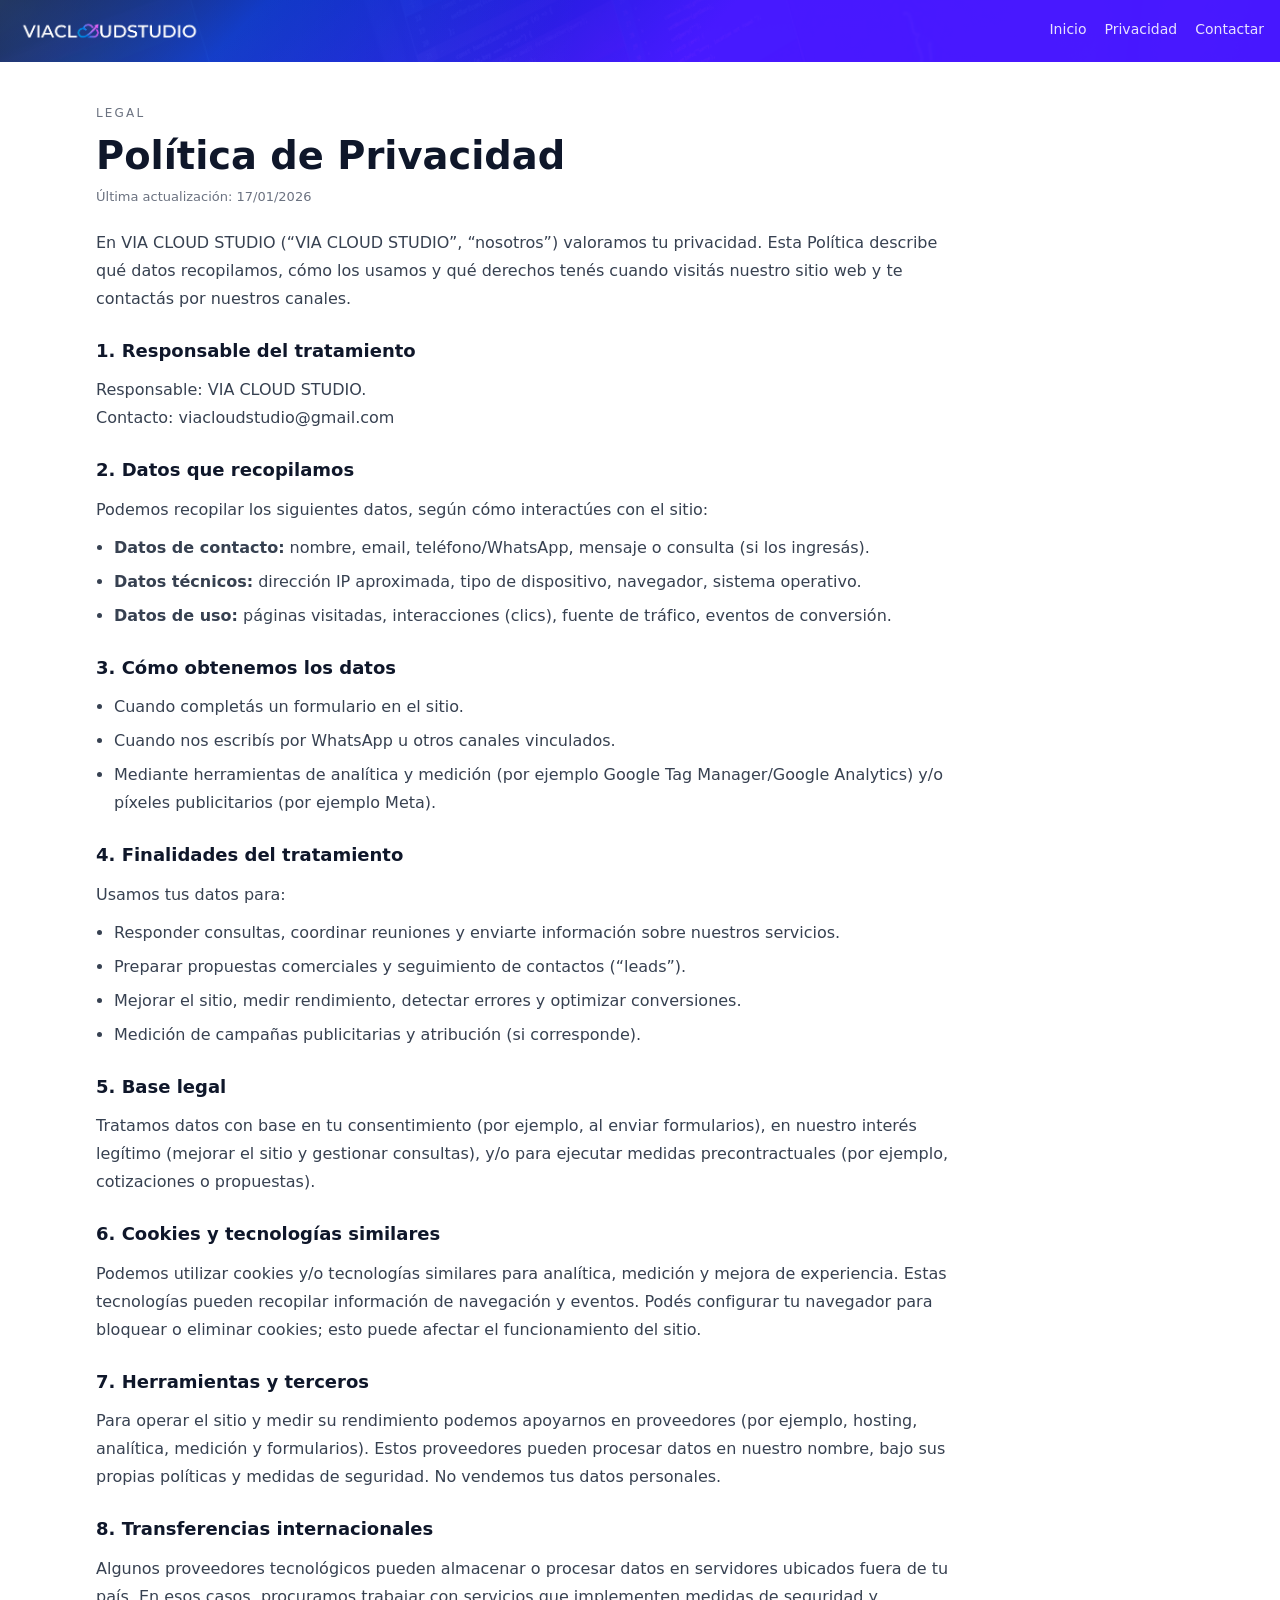
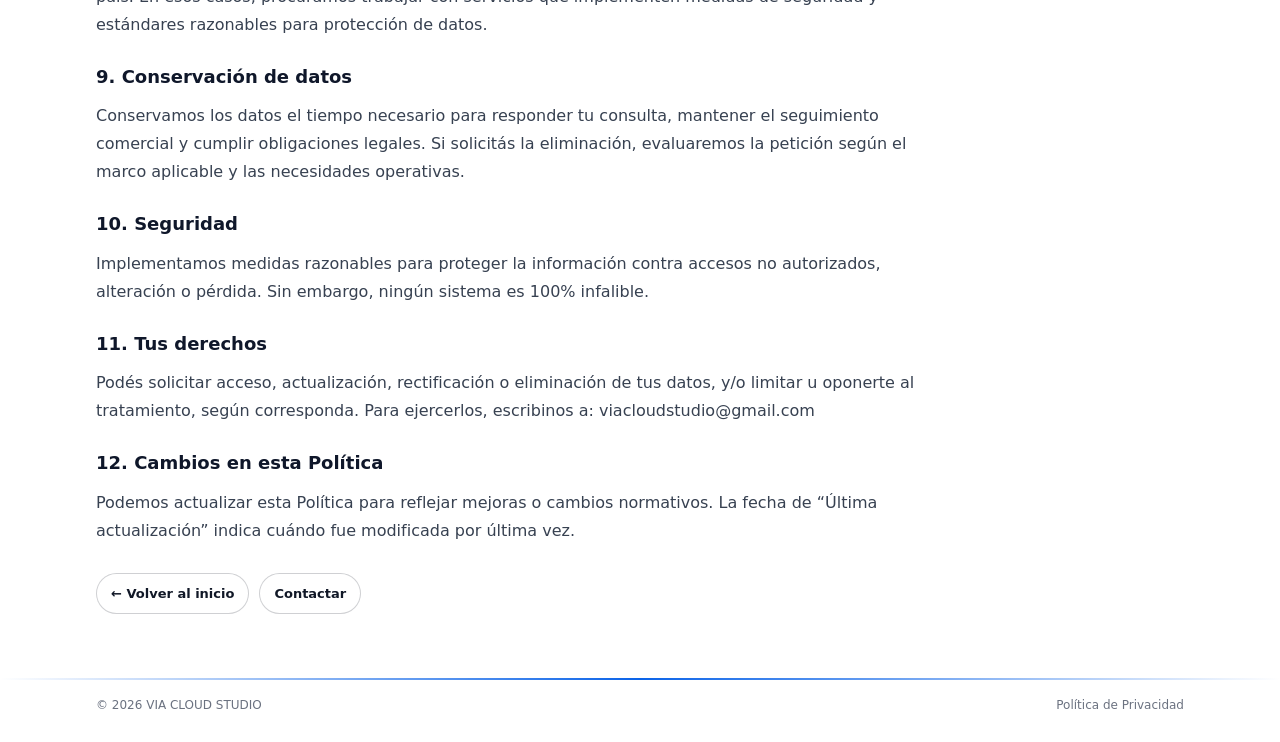
<file: privacy.html>
<!DOCTYPE html>
<html lang="es">
<head>
  <link rel="icon" href="/favicon.icon.png" sizes="any">
  <link rel="apple-touch-icon" href="/favicon.icon.png">

  <meta charset="UTF-8" />
  <title>Política de Privacidad | VIA CLOUD STUDIO</title>
  <meta name="viewport" content="width=device-width, initial-scale=1, viewport-fit=cover" />
  <meta name="description" content="Política de Privacidad de VIA CLOUD STUDIO." />
  <meta name="facebook-domain-verification" content="u8j1ch87vy74yb23zjmipdanqiswpn" />

  <style>
    :root{
      --azul:#0056ff;
      --azul-oscuro:#030712;
      --gris:#f5f5f5;
      --texto:#111827;
      --radio:18px;
    }
    *{box-sizing:border-box;margin:0;padding:0;}
    body{
      font-family:system-ui,-apple-system,Segoe UI,Roboto,Helvetica,Arial,sans-serif;
      color:var(--texto);
      background:#ffffff;
      line-height:1.5;
    }
    html{ scroll-behavior:smooth; }
    a{text-decoration:none;color:inherit;}
    img{max-width:100%;display:block;}

    .wrapper{
      max-width:1120px;
      margin:0 auto;
      padding:0 16px;
    }

    /* HEADER (versión compacta para páginas legales) */
    header{
      background:
        radial-gradient(circle at top left, rgba(118,169,250,0.40) 0, transparent 45%),
        linear-gradient(135deg,#020617 0%, #0033c7 20%, #5b21ff 55%);
      color:#fff;
      padding:18px 0;
      position:relative;
      overflow:hidden;
    }
    header::after{
      content:"";
      position:absolute;
      inset:-40%;
      background:
        linear-gradient(180deg,rgba(3,7,18,0.80),rgba(3,7,18,0.60)),
        url("bg-viacloudstudio-dev.jpg") center/cover no-repeat;
      opacity:0.35;
      mix-blend-mode:soft-light;
      pointer-events:none;
    }
    .header-inner{
      position:relative;
      z-index:1;
      max-width:1320px;
      margin:0 auto;
      padding:0 16px;
    }
    .logo-row{
      display:flex;
      align-items:center;
      justify-content:space-between;
      gap:12px;
    }
    .logo{
      display:inline-flex;
      align-items:center;
      line-height:0;
    }
    .logo img{
      height: 26px;
      width:auto;
      object-fit:contain;
    }

    .nav{
      display:flex;
      gap:18px;
      font-size:14px;
      opacity:.92;
      align-items:center;
    }
    .nav a{
      position:relative;
      padding-bottom:4px;
      color:#fff;
      opacity:.95;
    }
    .nav a::after{
      content:"";
      position:absolute;
      left:0;
      bottom:0;
      width:0;
      height:2px;
      background:#ffffff;
      transition:width .22s ease;
    }
    .nav a:hover::after{ width:100%; }

    /* Botón pill */
    .btn-pill{
      display:inline-flex;
      align-items:center;
      justify-content:center;
      padding:10px 16px;
      border-radius:999px;
      background:#fff;
      color:#111827;
      font-weight:700;
      font-size:13px;
      border:0;
      box-shadow:0 10px 30px rgba(0,0,0,.20);
      white-space:nowrap;
    }
    .btn-pill:hover{ transform: translateY(-1px); }

    /* Mobile menu (simple) */
    .nav-toggle{
      position:absolute;width:1px;height:1px;margin:-1px;border:0;opacity:0;overflow:hidden;clip:rect(0 0 0 0);
    }
    .menu-toggle{
      display:none;
      width:44px;height:44px;
      align-items:center;justify-content:center;
      flex-direction:column;gap:6px;
      cursor:pointer;
      -webkit-tap-highlight-color:transparent;
      user-select:none;
    }
    .menu-toggle span{
      display:block;
      width:22px;height:2px;
      background: rgba(255,255,255,.92);
      border-radius: 2px;
      transition: transform .22s ease, opacity .2s ease;
    }

    @media (max-width: 767.98px){
      .menu-toggle{ display:inline-flex; }

      #site-nav.nav{
        position:absolute;
        top:calc(100% + 10px);
        left:16px;
        right:16px;
        padding:12px 14px;
        border-radius:14px;
        background:#050b2a;
        display:flex;
        flex-direction:column;
        gap:10px;
        opacity:0;
        pointer-events:none;
        transform: translateY(-6px);
        transition: opacity .22s ease, transform .22s ease;
        box-shadow:0 18px 40px rgba(15,23,42,.35);
      }
      .nav-toggle:checked ~ #site-nav.nav{
        opacity:1;
        pointer-events:auto;
        transform: translateY(0);
      }
      .nav a{ padding:8px 2px; }
      .nav .btn-pill{ width:100%; }

      .nav-toggle:checked + .menu-toggle span:nth-child(1){ transform: translateY(8px) rotate(45deg); }
      .nav-toggle:checked + .menu-toggle span:nth-child(2){ opacity:0; }
      .nav-toggle:checked + .menu-toggle span:nth-child(3){ transform: translateY(-8px) rotate(-45deg); }
    }

    /* MAIN legal */
    main{
      padding: 42px 0 64px;
      background: #ffffff;
    }
    .legal-kicker{
      font-size:12px;
      letter-spacing:.18em;
      text-transform:uppercase;
      color:#6b7280;
      margin-bottom:12px;
    }
    .legal-title{
      font-size: clamp(28px, 3vw, 42px);
      line-height:1.12;
      margin-bottom:10px;
      color:#0f172a;
    }
    .legal-updated{
      color:#6b7280;
      font-size:13px;
      margin-bottom:22px;
    }

    .legal-body{
      max-width: 85ch;
      line-height: 1.75;
      color:#111827;
    }
    .legal-body h2{
      margin: 22px 0 8px;
      font-size: 18px;
      color:#0f172a;
    }
    .legal-body p{ margin: 10px 0; color:#374151; }
    .legal-body ul{ margin: 10px 0 10px 18px; color:#374151; }
    .legal-body li{ margin: 6px 0; }

    .legal-actions{
      margin-top:28px;
      display:flex;
      gap:10px;
      flex-wrap:wrap;
    }
    .btn-outline{
      display:inline-flex;
      align-items:center;
      justify-content:center;
      padding:10px 14px;
      border-radius:999px;
      border:1px solid rgba(17,24,39,.20);
      color:#111827;
      font-weight:700;
      font-size:13px;
      background:#fff;
    }

    /* Footer simple */
    .footer-divider{
      width:100%;
      height:2px;
      background: linear-gradient(to right, rgba(14,165,233,0), #0b63e8, rgba(14,165,233,0));
    }
    .footer{
      background:#fff;
      padding:16px 0 28px;
      color:#6b7280;
      font-size:12px;
    }
    .footer .row{
      display:flex;
      justify-content:space-between;
      gap:12px;
      flex-wrap:wrap;
    }
  </style>

  <!-- Google Tag Manager -->
  <script>(function(w,d,s,l,i){w[l]=w[l]||[];w[l].push({'gtm.start':
  new Date().getTime(),event:'gtm.js'});var f=d.getElementsByTagName(s)[0],
  j=d.createElement(s),dl=l!='dataLayer'?'&l='+l:'';j.async=true;j.src=
  'https://www.googletagmanager.com/gtm.js?id='+i+dl;f.parentNode.insertBefore(j,f);
  })(window,document,'script','dataLayer','GTM-PK8M6BPF');</script>
  <!-- End Google Tag Manager -->
</head>

<body>
  <!-- Google Tag Manager (noscript) -->
  <noscript><iframe src="https://www.googletagmanager.com/ns.html?id=GTM-PK8M6BPF"
  height="0" width="0" style="display:none;visibility:hidden"></iframe></noscript>
  <!-- End Google Tag Manager (noscript) -->

  <header class="site-header">
    <div class="header-inner">
      <div class="logo-row">
        <a class="logo" href="/" aria-label="VIACLOUDSTUDIO (Inicio)">
          <img src="vclouds-logo.png" alt="VIACLOUDSTUDIO" decoding="async" loading="eager">
        </a>

        <input id="nav-toggle" class="nav-toggle" type="checkbox" aria-hidden="true">
        <label for="nav-toggle" class="menu-toggle" aria-label="Abrir menú" aria-controls="site-nav">
          <span></span><span></span><span></span>
        </label>

        <nav id="site-nav" class="nav" aria-label="Navegación">
          <a href="/">Inicio</a>
          <a href="/privacy.html" aria-current="page">Privacidad</a>
          <a href="/#contacto">Contactar</a>
          </nav>
      </div>
    </div>
  </header>

  <main>
    <div class="wrapper">
      <div class="legal-kicker">LEGAL</div>
      <h1 class="legal-title">Política de Privacidad</h1>
      <div class="legal-updated">Última actualización: 17/01/2026</div>

      <div class="legal-body">
        <p>
          En VIA CLOUD STUDIO (“VIA CLOUD STUDIO”, “nosotros”) valoramos tu privacidad.
          Esta Política describe qué datos recopilamos, cómo los usamos y qué derechos tenés
          cuando visitás nuestro sitio web y te contactás por nuestros canales.
        </p>

        <h2>1. Responsable del tratamiento</h2>
        <p>
          Responsable: VIA CLOUD STUDIO.<br>
          Contacto: <a href="mailto:viacloudstudio@gmail.com">viacloudstudio@gmail.com</a>
        </p>

        <h2>2. Datos que recopilamos</h2>
        <p>Podemos recopilar los siguientes datos, según cómo interactúes con el sitio:</p>
        <ul>
          <li><strong>Datos de contacto:</strong> nombre, email, teléfono/WhatsApp, mensaje o consulta (si los ingresás).</li>
          <li><strong>Datos técnicos:</strong> dirección IP aproximada, tipo de dispositivo, navegador, sistema operativo.</li>
          <li><strong>Datos de uso:</strong> páginas visitadas, interacciones (clics), fuente de tráfico, eventos de conversión.</li>
        </ul>

        <h2>3. Cómo obtenemos los datos</h2>
        <ul>
          <li>Cuando completás un formulario en el sitio.</li>
          <li>Cuando nos escribís por WhatsApp u otros canales vinculados.</li>
          <li>Mediante herramientas de analítica y medición (por ejemplo Google Tag Manager/Google Analytics) y/o píxeles publicitarios (por ejemplo Meta).</li>
        </ul>

        <h2>4. Finalidades del tratamiento</h2>
        <p>Usamos tus datos para:</p>
        <ul>
          <li>Responder consultas, coordinar reuniones y enviarte información sobre nuestros servicios.</li>
          <li>Preparar propuestas comerciales y seguimiento de contactos (“leads”).</li>
          <li>Mejorar el sitio, medir rendimiento, detectar errores y optimizar conversiones.</li>
          <li>Medición de campañas publicitarias y atribución (si corresponde).</li>
        </ul>

        <h2>5. Base legal</h2>
        <p>
          Tratamos datos con base en tu consentimiento (por ejemplo, al enviar formularios),
          en nuestro interés legítimo (mejorar el sitio y gestionar consultas), y/o para
          ejecutar medidas precontractuales (por ejemplo, cotizaciones o propuestas).
        </p>

        <h2>6. Cookies y tecnologías similares</h2>
        <p>
          Podemos utilizar cookies y/o tecnologías similares para analítica, medición y mejora
          de experiencia. Estas tecnologías pueden recopilar información de navegación y eventos.
          Podés configurar tu navegador para bloquear o eliminar cookies; esto puede afectar el funcionamiento del sitio.
        </p>

        <h2>7. Herramientas y terceros</h2>
        <p>
          Para operar el sitio y medir su rendimiento podemos apoyarnos en proveedores (por ejemplo, hosting,
          analítica, medición y formularios). Estos proveedores pueden procesar datos en nuestro nombre, bajo sus
          propias políticas y medidas de seguridad. No vendemos tus datos personales.
        </p>

        <h2>8. Transferencias internacionales</h2>
        <p>
          Algunos proveedores tecnológicos pueden almacenar o procesar datos en servidores ubicados fuera de tu país.
          En esos casos, procuramos trabajar con servicios que implementen medidas de seguridad y estándares razonables
          para protección de datos.
        </p>

        <h2>9. Conservación de datos</h2>
        <p>
          Conservamos los datos el tiempo necesario para responder tu consulta, mantener el seguimiento comercial
          y cumplir obligaciones legales. Si solicitás la eliminación, evaluaremos la petición según el marco aplicable
          y las necesidades operativas.
        </p>

        <h2>10. Seguridad</h2>
        <p>
          Implementamos medidas razonables para proteger la información contra accesos no autorizados, alteración o pérdida.
          Sin embargo, ningún sistema es 100% infalible.
        </p>

        <h2>11. Tus derechos</h2>
        <p>
          Podés solicitar acceso, actualización, rectificación o eliminación de tus datos, y/o limitar u oponerte al tratamiento,
          según corresponda. Para ejercerlos, escribinos a:
          <a href="mailto:viacloudstudio@gmail.com">viacloudstudio@gmail.com</a>
        </p>

        <h2>12. Cambios en esta Política</h2>
        <p>
          Podemos actualizar esta Política para reflejar mejoras o cambios normativos. La fecha de “Última actualización”
          indica cuándo fue modificada por última vez.
        </p>
      </div>

      <div class="legal-actions">
        <a class="btn-outline" href="/">← Volver al inicio</a>
        <a class="btn-outline" href="/#contacto">Contactar</a>
      </div>
    </div>
  </main>

  <div class="footer-divider"></div>
  <footer class="footer">
    <div class="wrapper">
      <div class="row">
        <span>© 2026 VIA CLOUD STUDIO</span>
        <span><a href="/privacy.html">Política de Privacidad</a></span>
      </div>
    </div>
  </footer>

  <script>
    // Cierra menú mobile al clickear un link
    document.addEventListener("DOMContentLoaded", () => {
      const chk = document.getElementById("nav-toggle");
      const nav = document.getElementById("site-nav");
      if (!chk || !nav) return;
      nav.querySelectorAll("a").forEach(a => a.addEventListener("click", () => { chk.checked = false; }));
    });
  </script>
</body>
</html>
</file>
<file: propuestas/elike-compatibilidad/styles.css>
:root {
  --ink: #111827;
  --muted: #5c6675;
  --line: #dce3ec;
  --panel: #ffffff;
  --soft: #f5f7fa;
  --navy: #081528;
  --navy-2: #10223d;
  --blue: #1b63ff;
  --blue-soft: #e8f0ff;
  --green: #18a66a;
  --amber: #f5b942;
  --shadow: 0 20px 60px rgba(15, 23, 42, 0.12);
  --radius: 8px;
  color-scheme: light;
}

* {
  box-sizing: border-box;
}

html {
  scroll-behavior: smooth;
}

body {
  margin: 0;
  background: #f7f9fc;
  color: var(--ink);
  font-family:
    Inter, ui-sans-serif, system-ui, -apple-system, BlinkMacSystemFont, "Segoe UI",
    sans-serif;
  line-height: 1.5;
  overflow-x: hidden;
}

a {
  color: inherit;
  text-decoration: none;
}

img {
  display: block;
  max-width: 100%;
}

button,
.button {
  border: 0;
  border-radius: 8px;
  cursor: pointer;
  display: inline-flex;
  align-items: center;
  justify-content: center;
  min-height: 44px;
  padding: 0 18px;
  font: inherit;
  font-weight: 750;
  transition:
    transform 180ms ease,
    box-shadow 180ms ease,
    background 180ms ease;
}

button:hover,
.button:hover {
  transform: translateY(-1px);
}

.primary {
  background: var(--blue);
  color: #fff;
  box-shadow: 0 12px 24px rgba(27, 99, 255, 0.23);
}

.secondary {
  background: #fff;
  color: var(--navy);
  border: 1px solid var(--line);
}

.topbar {
  position: sticky;
  top: 0;
  z-index: 20;
  display: grid;
  grid-template-columns: auto 1fr auto;
  gap: 24px;
  align-items: center;
  min-height: 74px;
  padding: 0 clamp(18px, 4vw, 56px);
  background: rgba(247, 249, 252, 0.86);
  border-bottom: 1px solid rgba(220, 227, 236, 0.75);
  backdrop-filter: blur(16px);
}

.brand {
  display: inline-flex;
  align-items: center;
  gap: 10px;
  color: var(--navy);
  font-size: 0.88rem;
  font-weight: 850;
  letter-spacing: 0;
}

.brand-mark {
  display: inline-grid;
  place-items: center;
  width: 32px;
  height: 32px;
  border-radius: 8px;
  background: linear-gradient(135deg, var(--navy), #163b72);
  color: #fff;
}

.brand strong {
  color: var(--blue);
}

.nav {
  display: flex;
  justify-content: center;
  gap: 22px;
  color: var(--muted);
  font-size: 0.9rem;
  font-weight: 650;
}

.nav a {
  padding: 8px 0;
}

.nav a:hover {
  color: var(--blue);
}

.nav-cta {
  display: inline-flex;
  align-items: center;
  justify-content: center;
  min-height: 38px;
  padding: 0 14px;
  border-radius: 8px;
  background: var(--navy);
  color: #fff;
  font-weight: 750;
  font-size: 0.88rem;
}

.section {
  width: min(1180px, calc(100% - 36px));
  margin: 0 auto;
  padding: clamp(64px, 9vw, 112px) 0;
}

.hero {
  width: 100%;
  min-height: calc(100vh - 74px);
  display: grid;
  grid-template-columns: minmax(0, 0.88fr) minmax(520px, 0.9fr);
  gap: clamp(28px, 4vw, 58px);
  align-items: start;
  padding: clamp(48px, 5vw, 70px) clamp(18px, 5vw, 72px) 48px;
  background:
    radial-gradient(circle at 78% 18%, rgba(27, 99, 255, 0.12), transparent 34%),
    linear-gradient(180deg, #ffffff 0%, #f3f7fc 100%);
  border-bottom: 1px solid var(--line);
}

.eyebrow,
.section-kicker,
.mini-badge,
.reference-type,
.option-label {
  display: inline-flex;
  align-items: center;
  width: fit-content;
  min-height: 28px;
  padding: 0 10px;
  border-radius: 999px;
  background: var(--blue-soft);
  color: #164cb9;
  font-size: 0.78rem;
  font-weight: 850;
  text-transform: uppercase;
}

.hero h1 {
  max-width: 900px;
  margin: 16px 0 16px;
  color: var(--navy);
  font-size: clamp(3rem, 3.8vw, 4rem);
  line-height: 1;
  letter-spacing: 0;
}

.hero-title span {
  display: block;
}

.hero-title .title-plus {
  margin: 0;
  color: var(--blue);
  font-size: 0.64em;
  line-height: 0.78;
}

.hero-lead {
  max-width: 680px;
  color: #334155;
  font-size: clamp(1.04rem, 1.35vw, 1.18rem);
}

.hero-lead strong {
  color: var(--navy);
}

.hero-actions,
.demo-actions {
  display: flex;
  flex-wrap: wrap;
  gap: 12px;
  margin-top: 22px;
}

.hero-benefits {
  display: flex;
  flex-wrap: wrap;
  gap: 8px;
  max-width: 760px;
  margin-top: 14px;
}

.hero-benefits span {
  display: inline-flex;
  min-height: 32px;
  align-items: center;
  padding: 0 11px;
  border: 1px solid rgba(24, 166, 106, 0.2);
  border-radius: 999px;
  background: rgba(24, 166, 106, 0.08);
  color: #087a4a;
  font-size: 0.78rem;
  font-weight: 850;
}

.hero-scope {
  max-width: 690px;
  margin: 12px 0 0;
  padding-left: 14px;
  border-left: 3px solid var(--blue);
  color: #44546a;
  font-size: 0.98rem;
  font-weight: 650;
}

.hero-scope strong {
  color: var(--navy);
}

.signature {
  display: flex;
  flex-wrap: wrap;
  gap: 14px;
  margin-top: 18px;
  color: var(--muted);
  font-size: 0.92rem;
  font-weight: 700;
}

.hero-visual {
  position: relative;
  margin-top: clamp(64px, 6vw, 104px);
  min-height: 520px;
  width: 100%;
  max-width: 760px;
  justify-self: end;
}

.browser-shell {
  position: relative;
  min-height: 500px;
  padding: 54px 22px 22px;
  border: 1px solid rgba(220, 227, 236, 0.9);
  border-radius: 18px;
  background: #fff;
  box-shadow: var(--shadow);
  overflow: hidden;
}

.browser-shell::before {
  content: "";
  position: absolute;
  inset: 0 0 auto;
  height: 42px;
  background: #f2f5f9;
  border-bottom: 1px solid var(--line);
}

.browser-dots {
  position: absolute;
  top: 16px;
  left: 22px;
  display: flex;
  gap: 6px;
  z-index: 2;
}

.browser-dots span {
  width: 9px;
  height: 9px;
  border-radius: 50%;
  background: #cbd5e1;
}

.product-preview,
.pdp-mock {
  display: grid;
  grid-template-columns: minmax(190px, 0.86fr) minmax(240px, 1.14fr);
  gap: 24px;
  align-items: center;
}

.lock-render {
  position: relative;
  width: min(100%, 238px);
  aspect-ratio: 0.54;
  margin: 10px auto;
  border-radius: 34px;
  background:
    linear-gradient(90deg, rgba(255, 255, 255, 0.14), transparent 28%),
    linear-gradient(180deg, #111827, #030712);
  box-shadow:
    inset -16px 0 34px rgba(0, 0, 0, 0.42),
    0 26px 42px rgba(8, 21, 40, 0.22);
}

.lock-render.small {
  width: 160px;
  min-height: 300px;
}

.camera-dot {
  position: absolute;
  top: 28px;
  left: 50%;
  width: 42px;
  height: 16px;
  transform: translateX(-50%);
  border-radius: 999px;
  background: #1f2937;
  border: 1px solid #4b5563;
}

.keypad {
  position: absolute;
  top: 94px;
  left: 50%;
  width: 78px;
  transform: translateX(-50%);
  color: #dbeafe;
  font-size: 1rem;
  line-height: 2.1;
  text-align: center;
}

.handle {
  position: absolute;
  right: -50px;
  top: 55%;
  width: 132px;
  height: 32px;
  border-radius: 999px;
  background: linear-gradient(90deg, #0f172a, #1f2937);
  box-shadow: 0 12px 28px rgba(8, 21, 40, 0.2);
}

.tag {
  display: inline-flex;
  width: fit-content;
  min-height: 28px;
  align-items: center;
  padding: 0 9px;
  border-radius: 999px;
  background: #eef4ff;
  color: #1c56c9;
  font-size: 0.78rem;
  font-weight: 800;
}

.product-info h2,
.product-info h3,
.pdp-mock h3 {
  margin: 14px 0 8px;
  color: var(--navy);
  font-size: clamp(1.8rem, 3.2vw, 2.35rem);
  line-height: 1.05;
}

.product-info p,
.pdp-mock p {
  color: var(--muted);
}

.price-row {
  display: grid;
  gap: 4px;
  margin-top: 24px;
}

.price-row strong {
  color: var(--navy);
  font-size: 1.6rem;
}

.price-row span {
  color: var(--green);
  font-weight: 800;
}

.commerce-badges {
  display: flex;
  flex-wrap: wrap;
  gap: 8px;
  margin-top: 16px;
}

.commerce-badges span {
  display: inline-flex;
  min-height: 30px;
  align-items: center;
  padding: 0 10px;
  border: 1px solid rgba(24, 166, 106, 0.2);
  border-radius: 999px;
  background: rgba(24, 166, 106, 0.08);
  color: #087a4a;
  font-size: 0.76rem;
  font-weight: 850;
}

.compat-card {
  border: 1px solid var(--line);
  border-radius: 12px;
  background: #fff;
  box-shadow: 0 22px 46px rgba(15, 23, 42, 0.16);
  padding: 20px;
}

.compat-card.floating {
  position: relative;
  right: auto;
  bottom: auto;
  display: grid;
  grid-template-columns: minmax(0, 1fr) 220px;
  column-gap: 18px;
  align-items: center;
  width: 100%;
  margin: 18px 0 0;
  padding: 18px;
}

.compat-card.floating button {
  width: 100%;
  margin-top: 0;
}

.compat-card h3 {
  margin: 12px 0 8px;
  color: var(--navy);
  font-size: 1.3rem;
  line-height: 1.15;
}

.compat-card p,
.section-lead,
.origin p,
.recommendation p,
.close p,
.option-card p,
.disclaimer {
  color: var(--muted);
}

.compat-card button,
.inline-validator button,
.buy,
.store-hero button,
.compare-bar button,
.result-card button {
  width: 100%;
  margin-top: 14px;
  background: var(--navy);
  color: #fff;
}

.section-kicker {
  margin-bottom: 18px;
}

.section h2 {
  max-width: 820px;
  margin: 0 0 18px;
  color: var(--navy);
  font-size: clamp(2rem, 4.8vw, 4.2rem);
  line-height: 1;
}

.section-lead {
  max-width: 820px;
  margin: 0 0 34px;
  font-size: 1.08rem;
}

.split {
  display: grid;
  grid-template-columns: minmax(0, 1fr) minmax(320px, 0.86fr);
  gap: 28px;
  align-items: stretch;
}

.quote-panel,
.statement,
.traffic-card,
.close-panel {
  border-radius: 14px;
  background: var(--navy);
  color: #fff;
  box-shadow: var(--shadow);
}

.quote-panel {
  display: flex;
  align-items: center;
  padding: clamp(24px, 4vw, 42px);
}

.quote-panel p {
  margin: 0;
  color: #dbeafe;
  font-size: 1.12rem;
}

.scope-grid {
  display: grid;
  grid-template-columns: repeat(3, 1fr);
  gap: 14px;
  margin-top: 18px;
}

.scope-grid article {
  min-height: 210px;
  padding: 22px;
  border: 1px solid var(--line);
  border-radius: 14px;
  background: #fff;
  box-shadow: 0 10px 28px rgba(15, 23, 42, 0.07);
}

.scope-grid span {
  display: inline-flex;
  min-height: 26px;
  align-items: center;
  padding: 0 9px;
  border-radius: 999px;
  background: var(--blue-soft);
  color: #164cb9;
  font-size: 0.72rem;
  font-weight: 850;
  text-transform: uppercase;
}

.scope-grid h3 {
  margin: 14px 0 8px;
  color: var(--navy);
  font-size: 1.3rem;
  line-height: 1.12;
}

.scope-grid p {
  margin: 0;
  color: var(--muted);
}

.friction-grid,
.reference-grid,
.option-grid,
.track-grid {
  display: grid;
  grid-template-columns: repeat(3, 1fr);
  gap: 16px;
}

.friction-grid article,
.reference-card,
.option-card,
.track-grid article,
.demo-card,
.demo-result,
.mockup-panel {
  border: 1px solid var(--line);
  border-radius: 14px;
  background: #fff;
  box-shadow: 0 10px 28px rgba(15, 23, 42, 0.07);
}

.friction-grid article {
  min-height: 170px;
  padding: 24px;
}

.friction-grid span,
.roadmap-list span {
  color: var(--blue);
  font-weight: 900;
}

.friction-grid h3,
.reference-card h3,
.option-card h3,
.track-grid h3 {
  margin: 10px 0 8px;
  color: var(--navy);
  font-size: 1.35rem;
}

.friction-grid p {
  margin: 0;
  color: var(--muted);
  font-size: 1.05rem;
}

.statement {
  margin: 18px 0 0;
  padding: 24px;
  color: #fff;
  font-size: 1.22rem;
  font-weight: 800;
}

.reference-grid {
  grid-template-columns: repeat(4, 1fr);
}

.reference-card {
  min-height: 390px;
  padding: 22px;
}

.reference-card p {
  color: var(--muted);
}

.reference-card strong {
  color: var(--navy);
}

.reference-card a {
  display: inline-flex;
  margin-top: 10px;
  color: var(--blue);
  font-weight: 850;
}

.journey-line {
  display: grid;
  grid-template-columns: repeat(5, 1fr);
  gap: 10px;
  margin-top: 34px;
}

.journey-line div {
  position: relative;
  min-height: 132px;
  padding: 20px;
  border-radius: 14px;
  background: #fff;
  border: 1px solid var(--line);
}

.journey-line span {
  color: var(--blue);
  font-weight: 900;
  text-transform: uppercase;
  font-size: 0.8rem;
}

.journey-line p {
  margin: 12px 0 0;
  color: var(--navy);
  font-weight: 800;
}

.traffic-card {
  display: grid;
  grid-template-columns: minmax(280px, 0.9fr) minmax(0, 1fr);
  gap: 24px;
  align-items: center;
  margin-top: 24px;
  padding: 18px;
}

.traffic-card img {
  border-radius: 10px;
  border: 1px solid rgba(255, 255, 255, 0.12);
}

.traffic-card h3 {
  color: #fff;
  font-size: clamp(1.45rem, 3vw, 2.3rem);
  line-height: 1.05;
}

.traffic-card p {
  color: #d7e0ee;
}

.tabs {
  display: flex;
  gap: 8px;
  flex-wrap: wrap;
  margin: 26px 0 18px;
}

.real-mockups {
  display: grid;
  gap: 18px;
  margin: 30px 0 34px;
}

.real-mockup-card {
  display: grid;
  grid-template-columns: 340px minmax(0, 1fr);
  gap: 18px;
  align-items: center;
  padding: clamp(18px, 3vw, 26px);
  border: 1px solid var(--line);
  border-radius: 16px;
  background: #fff;
  box-shadow: 0 18px 46px rgba(15, 23, 42, 0.08);
}

.real-mockup-card.wide {
  grid-template-columns: 320px minmax(0, 1fr);
}

.real-mockup-copy h3 {
  margin: 14px 0 10px;
  color: var(--navy);
  font-size: clamp(1.45rem, 3vw, 2.25rem);
  line-height: 1.05;
}

.real-mockup-copy p {
  margin: 0;
  color: var(--muted);
}

.real-mockup-card a {
  display: block;
  overflow: hidden;
  border: 1px solid var(--line);
  border-radius: 12px;
  background: #f8fafc;
}

.real-mockup-card img {
  width: 100%;
  height: auto;
  transition: transform 260ms ease;
}

.real-mockup-card a:hover img {
  transform: scale(1.01);
}

.tab {
  min-height: 38px;
  padding: 0 14px;
  background: #fff;
  color: var(--muted);
  border: 1px solid var(--line);
  box-shadow: none;
}

.tab.active {
  background: var(--navy);
  color: #fff;
}

.mockup-stage {
  position: relative;
}

.mockup-panel {
  display: none;
  padding: clamp(18px, 4vw, 34px);
}

.mockup-panel.active {
  display: block;
  animation: rise 260ms ease both;
}

.store-mock {
  display: grid;
  grid-template-columns: 1fr 280px;
  gap: 18px;
}

.store-hero,
.store-side,
.assistant-mock,
.inline-validator {
  border-radius: 12px;
  border: 1px solid var(--line);
  background: var(--soft);
  padding: clamp(20px, 4vw, 38px);
}

.store-hero {
  min-height: 330px;
  background:
    linear-gradient(135deg, rgba(8, 21, 40, 0.86), rgba(16, 34, 61, 0.78)),
    linear-gradient(45deg, #eaf1fb, #fff);
  color: #fff;
}

.store-hero p {
  margin: 0 0 16px;
  color: #b9c8dd;
  font-weight: 800;
}

.store-hero h3 {
  max-width: 480px;
  margin: 0;
  font-size: clamp(2rem, 5vw, 4.2rem);
  line-height: 0.96;
}

.store-hero span {
  display: block;
  max-width: 430px;
  margin-top: 18px;
  color: #e2e8f0;
}

.store-hero button {
  width: fit-content;
  background: #fff;
  color: var(--navy);
}

.store-side {
  display: flex;
  flex-direction: column;
  justify-content: center;
}

.product-grid-mock,
.result-grid {
  display: grid;
  grid-template-columns: repeat(3, 1fr);
  gap: 14px;
}

.product-card {
  min-height: 260px;
  border: 1px solid var(--line);
  border-radius: 12px;
  background: #fff;
  padding: 18px;
  display: flex;
  flex-direction: column;
  justify-content: flex-end;
}

.product-card::before {
  content: "";
  display: block;
  flex: 1;
  width: 92px;
  margin: 0 auto 22px;
  border-radius: 18px;
  background: linear-gradient(180deg, #111827, #030712);
}

.product-card span {
  color: var(--navy);
  font-weight: 850;
}

.product-card button {
  min-height: 38px;
  margin-top: 10px;
  background: #eef4ff;
  color: var(--blue);
  font-size: 0.9rem;
}

.product-card.selected {
  border-color: rgba(27, 99, 255, 0.45);
  box-shadow: 0 16px 36px rgba(27, 99, 255, 0.1);
}

.compare-bar {
  display: flex;
  justify-content: space-between;
  gap: 16px;
  align-items: center;
  margin-top: 16px;
  padding: 14px 16px;
  border-radius: 12px;
  background: var(--navy);
  color: #fff;
  font-weight: 800;
}

.compare-bar button {
  width: fit-content;
  min-height: 38px;
  margin: 0;
  background: var(--blue);
}

.buy {
  width: fit-content;
  margin: 14px 0;
  background: var(--blue);
}

.inline-validator {
  margin-top: 16px;
  padding: 20px;
  background: #fff;
}

.assistant-mock .progress,
.demo-progress {
  width: 100%;
  height: 8px;
  overflow: hidden;
  border-radius: 999px;
  background: #dbe3ee;
}

.assistant-mock .progress span,
.demo-progress span {
  display: block;
  height: 100%;
  border-radius: inherit;
  background: var(--blue);
}

.choice-grid,
.demo-options {
  display: grid;
  grid-template-columns: repeat(2, 1fr);
  gap: 10px;
}

.choice-grid button,
.demo-options button {
  min-height: 52px;
  background: #fff;
  border: 1px solid var(--line);
  color: var(--navy);
  box-shadow: none;
}

.choice-grid button.selected,
.demo-options button.selected {
  border-color: var(--blue);
  background: var(--blue-soft);
  color: #164cb9;
}

.result-card {
  min-height: 230px;
  padding: 22px;
}

.result-card strong {
  display: block;
  margin-bottom: 10px;
  color: var(--navy);
  font-size: 1.3rem;
}

.result-card.ok {
  border-color: rgba(24, 166, 106, 0.35);
}

.result-card.alt {
  border-color: rgba(245, 185, 66, 0.4);
}

.result-card.human {
  border-color: rgba(27, 99, 255, 0.35);
}

.table-wrap {
  overflow: auto;
  border: 1px solid var(--line);
  border-radius: 14px;
  background: #fff;
}

table {
  width: 100%;
  min-width: 680px;
  border-collapse: collapse;
}

th,
td {
  padding: 16px 18px;
  text-align: left;
  border-bottom: 1px solid var(--line);
}

th {
  background: #f3f7fc;
  color: var(--navy);
  font-size: 0.86rem;
  text-transform: uppercase;
}

td {
  color: var(--muted);
}

tbody tr:last-child td {
  border-bottom: 0;
}

.mockup-note {
  margin: 18px 0 0;
  color: var(--muted);
  font-weight: 750;
}

.demo-shell {
  display: grid;
  grid-template-columns: minmax(0, 1fr) 360px;
  gap: 18px;
  align-items: stretch;
}

.demo-card,
.demo-result {
  padding: clamp(22px, 4vw, 36px);
}

.step-label {
  color: var(--blue);
  font-weight: 850;
}

.demo-card h3,
.demo-result h3 {
  color: var(--navy);
  font-size: clamp(1.5rem, 3vw, 2.4rem);
  line-height: 1.1;
}

.demo-result {
  background: var(--navy);
  color: #fff;
}

.demo-result span {
  color: #9fb5d0;
  font-weight: 850;
  text-transform: uppercase;
  font-size: 0.8rem;
}

.demo-result h3 {
  color: #fff;
}

.demo-result p {
  color: #d7e0ee;
}

.implementation-requirement {
  margin-top: 18px;
  padding: clamp(18px, 3vw, 26px);
  border: 1px solid rgba(27, 99, 255, 0.22);
  border-left: 5px solid var(--blue);
  border-radius: 14px;
  background: linear-gradient(135deg, #ffffff 0%, #eef5ff 100%);
  box-shadow: 0 14px 34px rgba(15, 23, 42, 0.08);
}

.implementation-requirement span {
  display: inline-flex;
  min-height: 28px;
  align-items: center;
  padding: 0 10px;
  border-radius: 999px;
  background: var(--blue);
  color: #fff;
  font-size: 0.76rem;
  font-weight: 850;
  text-transform: uppercase;
}

.implementation-requirement h3 {
  max-width: 860px;
  margin: 14px 0 8px;
  color: var(--navy);
  font-size: clamp(1.25rem, 2.4vw, 1.85rem);
  line-height: 1.12;
}

.implementation-requirement p {
  max-width: 940px;
  margin: 0;
  color: #44546a;
}

.implementation-requirement ul {
  display: grid;
  grid-template-columns: repeat(3, 1fr);
  gap: 10px;
  margin: 18px 0 0;
  padding: 0;
  list-style: none;
}

.implementation-requirement li {
  padding: 14px;
  border: 1px solid var(--line);
  border-radius: 10px;
  background: rgba(255, 255, 255, 0.82);
  color: var(--navy);
  font-size: 0.92rem;
  font-weight: 700;
}

.option-grid {
  grid-template-columns: repeat(2, 1fr);
}

.option-card {
  padding: clamp(22px, 4vw, 36px);
}

.option-card.custom {
  background: var(--navy);
  color: #fff;
  border-color: rgba(255, 255, 255, 0.12);
}

.option-card.custom h2,
.option-card.custom h3,
.option-card.custom strong {
  color: #fff;
}

.option-card.custom p {
  color: #d7e0ee;
}

.option-card h2 {
  margin-top: 14px;
  font-size: clamp(1.8rem, 3.4vw, 3.2rem);
}

.app-line {
  padding: 18px 0;
  border-top: 1px solid var(--line);
}

.app-line small {
  color: var(--blue);
  font-weight: 850;
}

.pros-cons {
  display: grid;
  grid-template-columns: repeat(2, 1fr);
  gap: 12px;
  margin-top: 14px;
}

.pros-cons div,
.technical-note {
  border-radius: 12px;
  border: 1px solid rgba(220, 227, 236, 0.85);
  padding: 16px;
  background: rgba(255, 255, 255, 0.68);
}

.option-card.custom .technical-note {
  background: rgba(255, 255, 255, 0.08);
  border-color: rgba(255, 255, 255, 0.16);
}

.feature-cloud {
  display: flex;
  flex-wrap: wrap;
  gap: 10px;
  margin: 24px 0;
}

.feature-cloud span {
  display: inline-flex;
  min-height: 36px;
  align-items: center;
  padding: 0 12px;
  border-radius: 999px;
  background: rgba(255, 255, 255, 0.1);
  color: #fff;
  font-weight: 800;
}

.disclaimer {
  margin-top: 18px;
  font-size: 0.92rem;
}

.comparison-table td:nth-child(3) {
  color: var(--navy);
  font-weight: 850;
}

.recommendation {
  width: 100%;
  background: #fff;
  border-block: 1px solid var(--line);
  padding-inline: max(18px, calc((100vw - 1180px) / 2));
}

.recommendation p {
  max-width: 900px;
  font-size: 1.12rem;
}

blockquote {
  max-width: 920px;
  margin: 32px 0 0;
  padding: 26px;
  border-left: 5px solid var(--blue);
  border-radius: 0 14px 14px 0;
  background: #f3f7fc;
  color: var(--navy);
  font-size: clamp(1.35rem, 3vw, 2rem);
  font-weight: 850;
  line-height: 1.18;
}

.track-grid {
  grid-template-columns: repeat(2, 1fr);
}

.track-grid article {
  padding: clamp(22px, 4vw, 36px);
}

.track-grid ul {
  margin: 18px 0;
  padding-left: 20px;
  color: var(--muted);
}

.track-grid strong {
  color: var(--navy);
}

.roadmap-list {
  display: grid;
  grid-template-columns: repeat(5, 1fr);
  gap: 12px;
  margin: 30px 0 0;
  padding: 0;
  list-style: none;
}

.roadmap-list li {
  min-height: 250px;
  padding: 20px;
  border-radius: 14px;
  background: #fff;
  border: 1px solid var(--line);
}

.roadmap-list strong {
  display: block;
  margin: 14px 0 8px;
  color: var(--navy);
  font-size: 1.1rem;
}

.roadmap-list p {
  color: var(--muted);
}

.close {
  padding-bottom: 52px;
}

.close-panel {
  padding: clamp(28px, 7vw, 68px);
  background:
    linear-gradient(135deg, rgba(27, 99, 255, 0.18), transparent 38%),
    var(--navy);
}

.close-panel h2 {
  color: #fff;
}

.close-panel .eyebrow {
  background: rgba(255, 255, 255, 0.16);
  color: #ffffff;
  border: 1px solid rgba(255, 255, 255, 0.22);
}

.close-panel p {
  max-width: 810px;
  color: #d7e0ee;
  font-size: 1.08rem;
}

.footer {
  display: grid;
  gap: 8px;
  padding: 28px clamp(18px, 5vw, 72px);
  background: #06101f;
  color: #a9b7ca;
  font-size: 0.88rem;
}

.footer p {
  margin: 0;
}

@keyframes rise {
  from {
    opacity: 0;
    transform: translateY(10px);
  }
  to {
    opacity: 1;
    transform: translateY(0);
  }
}

@media (max-width: 1020px) {
  .topbar {
    grid-template-columns: 1fr auto;
  }

  .nav {
    display: none;
  }

  .hero {
    grid-template-columns: 1fr;
    min-height: auto;
  }

  .hero-visual {
    margin-top: 0;
    min-height: auto;
  }

  .reference-grid,
  .roadmap-list {
    grid-template-columns: repeat(2, 1fr);
  }

  .journey-line {
    grid-template-columns: repeat(3, 1fr);
  }

  .traffic-card,
  .demo-shell,
  .store-mock,
  .real-mockup-card,
  .real-mockup-card.wide,
  .scope-grid {
    grid-template-columns: 1fr;
  }
}

@media (max-width: 760px) {
  .nav-cta {
    display: none;
  }

  .section {
    width: min(100% - 28px, 1180px);
  }

  .hero {
    width: 100%;
    gap: 28px;
    padding: 42px 18px 46px;
  }

  .hero h1 {
    max-width: 100%;
    font-size: clamp(2.25rem, 9.7vw, 2.82rem);
    line-height: 1.04;
    overflow-wrap: anywhere;
  }

  .hero-lead {
    max-width: 100%;
    font-size: 0.98rem;
  }

  .eyebrow,
  .section-kicker,
  .mini-badge,
  .reference-type,
  .option-label {
    white-space: normal;
    line-height: 1.15;
    padding-block: 6px;
  }

  .hero-scope {
    font-size: 0.92rem;
  }

  .hero-benefits {
    display: grid;
    grid-template-columns: repeat(2, minmax(0, 1fr));
    gap: 7px;
  }

  .hero-benefits span {
    justify-content: center;
    min-height: 34px;
    padding-inline: 8px;
    text-align: center;
    font-size: 0.72rem;
  }

  .hero-visual {
    width: 100%;
    max-width: 100%;
    min-height: auto;
    justify-self: stretch;
  }

  .browser-shell {
    width: 100%;
    min-height: 0;
    padding: 48px 14px 14px;
    border-radius: 14px;
  }

  .product-preview,
  .pdp-mock,
  .split,
  .option-grid,
  .track-grid,
  .friction-grid,
  .product-grid-mock,
  .result-grid {
    grid-template-columns: 1fr;
  }

  .reference-grid,
  .roadmap-list,
  .journey-line {
    grid-template-columns: 1fr;
  }

  .reference-card {
    min-height: auto;
  }

  .compat-card.floating {
    position: relative;
    display: block;
    right: auto;
    bottom: auto;
    width: 100%;
    margin-top: 14px;
    padding: 16px;
    box-shadow: 0 14px 34px rgba(15, 23, 42, 0.12);
  }

  .compat-card.floating button {
    margin-top: 14px;
  }

  .compat-card h3 {
    font-size: 1.1rem;
  }

  .compat-card p {
    font-size: 0.92rem;
  }

  .product-preview {
    grid-template-columns: 118px minmax(0, 1fr);
    gap: 10px;
    align-items: center;
  }

  .product-info h2,
  .product-info h3,
  .pdp-mock h3 {
    font-size: clamp(1.65rem, 8.5vw, 2rem);
  }

  .price-row {
    margin-top: 12px;
  }

  .price-row strong {
    font-size: 1.28rem;
  }

  .product-info .commerce-badges {
    display: none;
  }

  .lock-render {
    width: 112px;
    border-radius: 24px;
  }

  .handle {
    right: -12px;
    width: 36px;
    height: 22px;
  }

  .camera-dot {
    top: 22px;
    width: 34px;
    height: 12px;
  }

  .keypad {
    top: 72px;
    width: 58px;
    font-size: 0.82rem;
    line-height: 1.9;
  }

  .hero-actions,
  .demo-actions,
  .signature,
  .hero-benefits,
  .compare-bar {
    flex-direction: column;
    align-items: stretch;
  }

  .button,
  .compare-bar button {
    width: 100%;
  }

  .choice-grid,
  .demo-options,
  .pros-cons,
  .implementation-requirement ul {
    grid-template-columns: 1fr;
  }

  .lock-render.small {
    min-height: 240px;
  }

  .real-mockup-card {
    padding: 14px;
  }

  .real-mockup-card a {
    overflow-x: auto;
  }

  .real-mockup-card img {
    width: 980px;
    max-width: none;
  }
}
</file>
